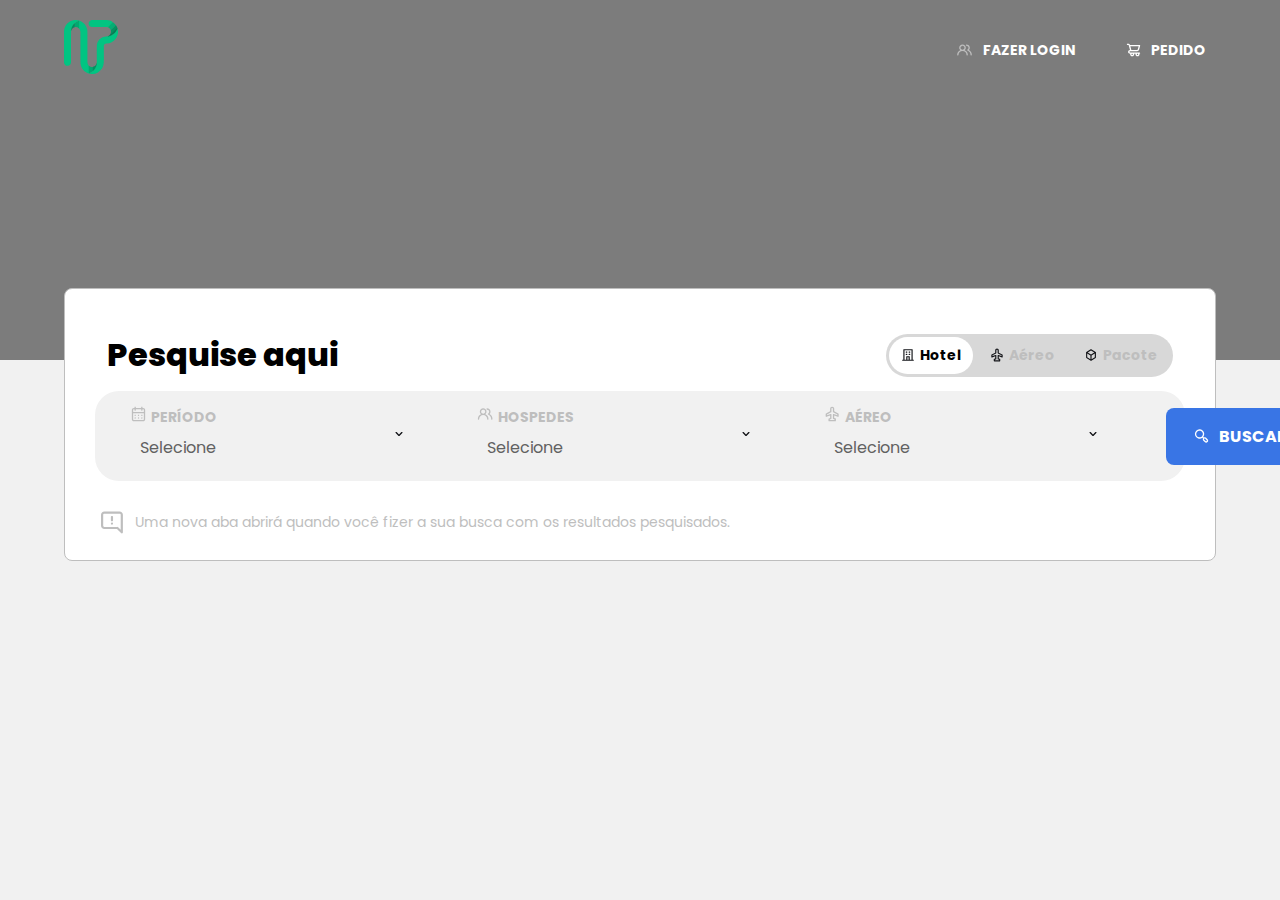
<file: index.html>
<!DOCTYPE html>
<html translate="no">
<head>
  <meta charset="UTF-8">
  <meta http-equiv="X-UA-Compatible" content="IE=edge">
  <meta name="viewport" content="width=device-width, initial-scale=1.0">
  <meta name="google" content="notranslate">

  <title>Document</title>
 
  <link rel="stylesheet" href="assets/css/styles.min.css">
</head>
<body>
  <div class="motor-background">
    <header class="header-home">
      <div class="icon_container">
        <img src="./assets/images/favicon.svg" alt="Logo Infotera">
      </div>
      <div class="navgation_container">
        <nav>
          <ul>
            <li>
              <a href="./views/user.html">
                <img class="desktop-image" src="./assets/images/users.svg" alt="">
                <img class="responsive-image" src="./assets/images/users-black.svg" alt="">
                <span>FAZER LOGIN</span>
              </a>
            </li>
            <li>
              <a href="#">
                <img src="./assets/images/cart.svg" alt="">
                <span>PEDIDO</span>
              </a>
            </li>
          </ul>
        </nav>
      </div>
    </header>

    <h3 class="home_title">Exemplo de um site muito forte do turismo brasileiro.</h3>

    <div class="motor_search">
      <div class="search_options-container">
        <h2>Pesquise aqui</h2>
        <div class="search_options">
          <div>
            <a href="#" class="current">
              <img src="./assets/images/Building.svg" alt="">
              Hotel
            </a>
          </div>
          <div>
            <a href="#">
              <img src="./assets/images/Plane.svg" alt="">
              Aéreo
            </a>
          </div>
          <div>
            <a href="#">
              <img src="./assets/images/Box.svg" alt="">
              Pacote
            </a>
          </div>
        </div>
      </div>

      <div class="search_fields-container">
        <div class="input_field-container">
          <div class="field_label-container">
            <div>
              <img src="./assets/images/calendar_gray.svg" alt="">
              <label for="">Período</label>
            </div>
            <img class="right-icon" src="./assets/images/down-arrow-1.svg" alt="">
          </div>
          <input type="text" placeholder="Selecione">
        </div>

        <div class="input_field-container">
          <div class="field_label-container">
            <div>
              <img src="./assets/images/users_1.svg" alt="">
              <label for="">Hospedes</label>
            </div>
            <img class="right-icon" src="./assets/images/down-arrow-1.svg" alt="">
          </div>
          <input type="text" placeholder="Selecione">
          <div class="overlay_guests">
            <h4 class="overlay_title">Quarto #01</h4>
            <div class="overlay_content-item">
              <div class="overlay_item-label">
                <h3>Adultos</h3>
                <p>Até 60 anos</p>
              </div>
              <div class="overlay_buttons-container">
                <div class="overley_action_button">
                  <img src="./assets/images/Remove.svg" alt="">
                </div>
                <div>
                  <p class="count_adults">0</p>
                </div>
                <div class="overley_action_button">
                  <img src="./assets/images/Plus.svg" alt="">
                </div>
              </div>
            </div>

            <div class="overlay_content-item">
              <div class="overlay_item-label">
                <h3>Crianças</h3>
                <p>A partir de 12 anos</p>
              </div>
              <div class="overlay_buttons-container">
                <div class="overley_action_button">
                  <img src="./assets/images/Remove.svg" alt="">
                </div>
                <div>
                  <p class="count_adults">0</p>
                </div>
                <div class="overley_action_button">
                  <img src="./assets/images/Plus.svg" alt="">
                </div>
              </div>
            </div>

            <div class="overlay_content-item">
              <div class="overlay_item-label">
                <h3>Idosos</h3>
                <p>Mais de 60 anos</p>
              </div>
              <div class="overlay_buttons-container">
                <div class="overley_action_button">
                  <img src="./assets/images/Remove.svg" alt="">
                </div>
                <div>
                  <p class="count_adults">0</p>
                </div>
                <div class="overley_action_button">
                  <img src="./assets/images/Plus.svg" alt="">
                </div>
              </div>
            </div>

            <div class="overlay_add_room-container">
              <button>Adicionar quarto</button>
            </div>
          </div>
        </div>

        <div class="input_field-container">
          <div class="field_label-container">
            <div>
              <img src="./assets/images/plane_gray.svg" alt="">
              <label for="">Aéreo</label>
            </div>
            <img class="right-icon" src="./assets/images/down-arrow-1.svg" alt="">
          </div>
          <input type="text" placeholder="Selecione">
          <div class="overlay_guests">
            <h4 class="overlay_title">mais procurados</h4>
            <div class="overlay_content-item">
              <div class="flex_align_center">
                <img src="./assets/images/Plane.svg" alt="">
                <div class="overlay_item-label">
                  <h3>Porto Alegre/RS (POA)</h3>
                  <p>Aeroporto Salgado Filho</p>
                </div>
              </div>
              <div class="overlay_buttons-container">
                <div class="">
                  <img src="./assets/images/right-arrow-3.svg" alt="">
                </div>
              </div>
            </div>
            <div class="overlay_content-item">
              <div class="flex_align_center">
                <img src="./assets/images/Plane.svg" alt="">
                <div class="overlay_item-label">
                  <h3>Porto Alegre/RS (POA)</h3>
                  <p>Aeroporto Salgado Filho</p>
                </div>
              </div>
              <div class="overlay_buttons-container">
                <div class="">
                  <img src="./assets/images/right-arrow-3.svg" alt="">
                </div>
              </div>
            </div>
            <div class="overlay_content-item">
              <div class="flex_align_center">
                <img src="./assets/images/Plane.svg" alt="">
                <div class="overlay_item-label">
                  <h3>Porto Alegre/RS (POA)</h3>
                  <p>Aeroporto Salgado Filho</p>
                </div>
              </div>
              <div class="overlay_buttons-container">
                <div class="">
                  <img src="./assets/images/right-arrow-3.svg" alt="">
                </div>
              </div>
            </div>
            <div class="overlay_content-item">
              <div class="flex_align_center">
                <img src="./assets/images/Plane.svg" alt="">
                <div class="overlay_item-label">
                  <h3>Porto Alegre/RS (POA)</h3>
                  <p>Aeroporto Salgado Filho</p>
                </div>
              </div>
              <div class="overlay_buttons-container">
                <div class="">
                  <img src="./assets/images/right-arrow-3.svg" alt="">
                </div>
              </div>
            </div>
            <div class="overlay_content-item">
              <div class="flex_align_center">
                <img src="./assets/images/Plane.svg" alt="">
                <div class="overlay_item-label">
                  <h3>Porto Alegre/RS (POA)</h3>
                  <p>Aeroporto Salgado Filho</p>
                </div>
              </div>
              <div class="overlay_buttons-container">
                <div class="">
                  <img src="./assets/images/right-arrow-3.svg" alt="">
                </div>
              </div>
            </div>

          </div>
        </div>
        
        <div class="motor_button-container">
          <div class="filter_title-container">
            <button class="btn btn-transparent btn-action btn-border-bottom">Limpar Filtros</button>
          </div>

          <a class="btn btn-blue" href="./views/hotelList.html">
            <img src="./assets/images/search.svg" alt="">
            Buscar
          </a>
        </div>
      </div>

      <div class="disclaimer-container">
        <p>
          <img src="./assets/images/Icon.svg" alt="">
          Uma nova aba abrirá quando você fizer a sua busca com os resultados pesquisados.
        </p>
      </div>
    </div>
  </div>
</body>
</html>
</file>
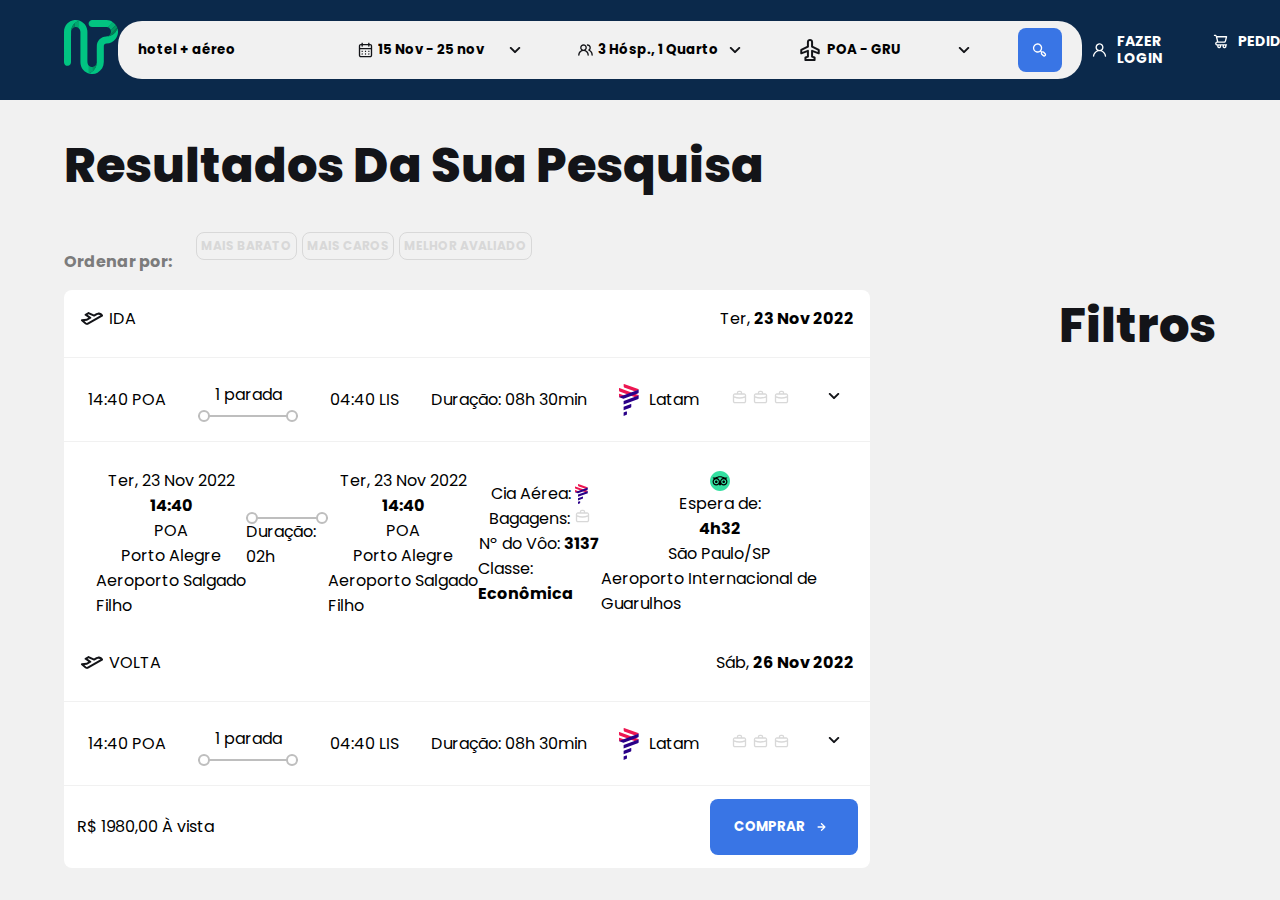
<file: views/aereo.html>
<!DOCTYPE html>
<html lang="en">
<head>
  <meta charset="UTF-8">
  <meta http-equiv="X-UA-Compatible" content="IE=edge">
  <meta name="viewport" content="width=device-width, initial-scale=1.0">
  <link rel="stylesheet" href="../assets/css/styles.min.css">
  <title>Aéreo</title>
</head>
<body>
  <header class="header-dark">
    <a href="../index.html" class="icon_container">
      <img src="../assets/images/favicon.svg" alt="Logo Infotera">
    </a>

    <div class="responsive_title">
      <p>Confirmação</p>
    </div>

    <div class="header_motor_search">
      <div class="input_field">
        <input type="text" value="hotel + aéreo">
      </div>
      <div class="input_field ">
        <img src="../assets/images/calendar.svg" alt="">
        <input class="custom-width-input" type="text" value="15 Nov - 25 nov">
        <img src="../assets/images/down-arrow-1.svg" alt="">
      </div>
      <div class="input_field ">
        <img src="../assets/images/users-black.svg" alt="">
        <input class="custom-width-input" type="text" value="3 Hósp., 1 Quarto">
        <img src="../assets/images/down-arrow-1.svg" alt="">
      </div>
      <div class="input_field ">
        <img src="../assets/images/Plane.svg" alt="">
        <input class="custom-width-input" type="text" value="POA - GRU">
        <img src="../assets/images/down-arrow-1.svg" alt="">
      </div>

      <button>
        <img src="../assets/images/search.svg" alt="">
      </button>
    </div>

    <div class="navgation_container">
      <nav>
        <ul>
          <li>
            <a href="#">
              <img src="../assets/images/user-login.svg" alt="">
              <span>FAZER LOGIN</span>
            </a>
          </li>
          <li>
            <a href="#">
              <img src="../assets/images/cart.svg" alt="">
              <span>PEDIDO</span>
            </a>
          </li>
        </ul>
      </nav>
    </div>
  </header>
  
  <div class="container">
    <div class="title_container">
      <h1>Resultados da sua pesquisa</h1>
    </div>
    <div class="order_filters-container">
      <div class="p-order">
        <p>Ordenar por:</p>
      </div>
      
      <div class="order_filter_item-container" style="margin-bottom: 30px;">
        <div class="order_filter_item"><p>Mais Barato</p></div>
        <div class="order_filter_item"><p>Mais Caros</p></div>
        <div class="order_filter_item"><p>Melhor avaliado</p></div>
      </div>
    </div>

    <div class="container_content">
      <div class="flights_item_container">
        <div class="item">
          <div class="item_header">
            <div class="header_label_container">
              <img src="../assets/images/Flying.svg" alt="">
              <p>IDA</p>
            </div>
            
            <div class="header_label_container">
              <p>Ter, <b>23 Nov 2022</b></p>
            </div>
          </div>
  
          <div class="flight_details_container">
            <div>
              <p>
                <span>14:40</span>
                POA
              </p>
            </div>
            <div class="stops">
              <p>
                <span class="text_gray">1 parada</span>
              </p>
              <div class="circle_container">
                <div class="line"></div>
              </div>
            </div>
            <div>
              <p>
                <span>04:40</span>
                LIS
              </p>
            </div>
            <div>
              <p>
                <span>Duração:</span>
                <span>08h 30min</span>
              </p>
            </div>
  
            <div class="airline_operation">
              <img src="../assets/images/latam.svg" alt="">
              <p>Latam</p>
            </div>
            
            <div>
              <img src="../assets/images/office-bag.svg" alt="">
              <img src="../assets/images/office-bag.svg" alt="">
              <img src="../assets/images/office-bag.svg" alt="">
            </div>
    
            <div>
              <img src="../assets/images/down-arrow-1.svg" alt="">
            </div>
          </div>

          <div class="body_item_container">
            <div class="item_body">
              <p>Ter, 23 Nov 2022</p>
              <p><b>14:40</b></p>
              <p>POA</p>
              <p>Porto Alegre</p>
              <p>Aeroporto Salgado Filho</p>
            </div>

            <div class="stops">
              <div class="circle_container">
                <div class="line"></div>
              </div>
              <p>
                <span class="text_gray">Duração: 02h</span>
              </p>
            </div>

            <div class="item_body">
              <p>Ter, 23 Nov 2022</p>
              <p><b>14:40</b></p>
              <p>POA</p>
              <p>Porto Alegre</p>
              <p>Aeroporto Salgado Filho</p>
            </div>

            <div class="item_body">
              <p>Cia Aérea: <img style="height: 20px; vertical-align: middle;" src="../assets/images/latam.svg" alt=""> </p>
              <p>Bagagens: <img src="../assets/images/office-bag.svg" alt=""></p>
              <p>Nº do Vôo: <b>3137</b></p>
              <p>Classe: <b>Econômica</b></p>
            </div>
            
            <div class="item_body">
              <img style="height: 20px; vertical-align: middle;" src="../assets/images/trip.svg" alt="">
              <p>Espera de:</p>
              <p><b>4h32</b></p>
              <p>São Paulo/SP</p>
              <p>Aeroporto Internacional de Guarulhos</p>
            </div>
            
          </div>
        </div>
        <div class="item">
          <div class="item_header">
            <div class="header_label_container">
              <img src="../assets/images/Flying.svg" alt="">
              <p>VOLTA</p>
            </div>
            
            <div class="header_label_container">
              <p>Sáb, <b>26 Nov 2022</b></p>
            </div>
          </div>
  
          <div class="flight_details_container">
            <div>
              <p>
                <span>14:40</span>
                POA
              </p>
            </div>
            <div class="stops">
              <p>
                <span class="text_gray">1 parada</span>
              </p>
              <div class="circle_container">
                <div class="line"></div>
              </div>
            </div>
            <div>
              <p>
                <span>04:40</span>
                LIS
              </p>
            </div>
            <div>
              <p>
                <span>Duração:</span>
                <span>08h 30min</span>
              </p>
            </div>
  
            <div class="airline_operation">
              <img src="../assets/images/latam.svg" alt="">
              <p>Latam</p>
            </div>
            
            <div>
              <img src="../assets/images/office-bag.svg" alt="">
              <img src="../assets/images/office-bag.svg" alt="">
              <img src="../assets/images/office-bag.svg" alt="">
            </div>
    
            <div>
              <img src="../assets/images/down-arrow-1.svg" alt="">
            </div>
          </div>
        </div>
        <div class="flight_footer_container">
          <div>
            <p>
              R$ 1980,00
              <span>À vista</span>
            </p>
          </div>
    
          <div>
            <button class="btn btn-blue">
              Comprar 
              <img src="../assets/images/arrow-wht.svg" alt="">
            </button>
          </div>
        </div>
      </div>

      <!-- aqui -->
      <h1>Filtros</h1>
    </div>
  </body>
  </html>
<!--
  <div class="filters-container">
    <div class="filter_title-container">
      <h3>Filtros</h3>
      <button class="btn btn-transparent btn-action btn-border-bottom">Limpar Filtros</button>
    </div>

    <div class="filters-content">
      <h4>faixa de preço</h4>
      <div class="graphic">
        <img src="../assets/images/graphic.jpeg" alt="">
      </div>
      <div class="price_minmax-container">
        <div class="minmax_card">
          <h4>Preço Mínimo</h4>
          <p>R$ 800</p>
        </div>

        <div class="minmax_card">
          <h4>Preço Máximo</h4>
          <p>R$ 1.980</p>
        </div>
      </div>

      <div class="filter_rating-container">
        <h4>Avaliação</h4>
        <div class="btns-container">
          <button class="btn btn-filter-sidebar selected">1</button>
          <button class="btn btn-filter-sidebar">2</button>
          <button class="btn btn-filter-sidebar">3</button>
          <button class="btn btn-filter-sidebar">4</button>
          <button class="btn btn-filter-sidebar">5</button>
        </div>
      </div>

      <div class="filter_rooms-container">
        <h4>Número de quartos</h4>
        <div class="btns-container">
          <button class="btn btn-filter-sidebar selected">1+</button>
          <button class="btn btn-filter-sidebar">2+</button>
          <button class="btn btn-filter-sidebar">3+</button>
          <button class="btn btn-filter-sidebar">4+</button>
          <button class="btn btn-filter-sidebar">5+</button>
        </div>
      </div>

      <div class="filter_flight_company-container">
        <h4>CIA Aérea</h4>

        <div class="filter_flight_company-content">
          <div class="filter_flight_company-item">
            <img src="../assets/images/two-arrows.svg" alt="">
            <p>Aerolineas Argentinas</p>
            <input type="checkbox">
          </div>

          <div class="filter_flight_company-item">
            <img src="../assets/images/two-arrows.svg" alt="">
            <p>Aerolineas Argentinas</p>
            <input type="checkbox">
          </div>

          <div class="filter_flight_company-item">
            <img src="../assets/images/two-arrows.svg" alt="">
            <p>Aerolineas Argentinas</p>
            <input type="checkbox">
          </div>

          <div class="filter_flight_company-item">
            <img src="../assets/images/two-arrows.svg" alt="">
            <p>Aerolineas Argentinas</p>
            <input type="checkbox">
          </div>
        </div>
      </div>
    </div>
  </div> 
-->
</file>
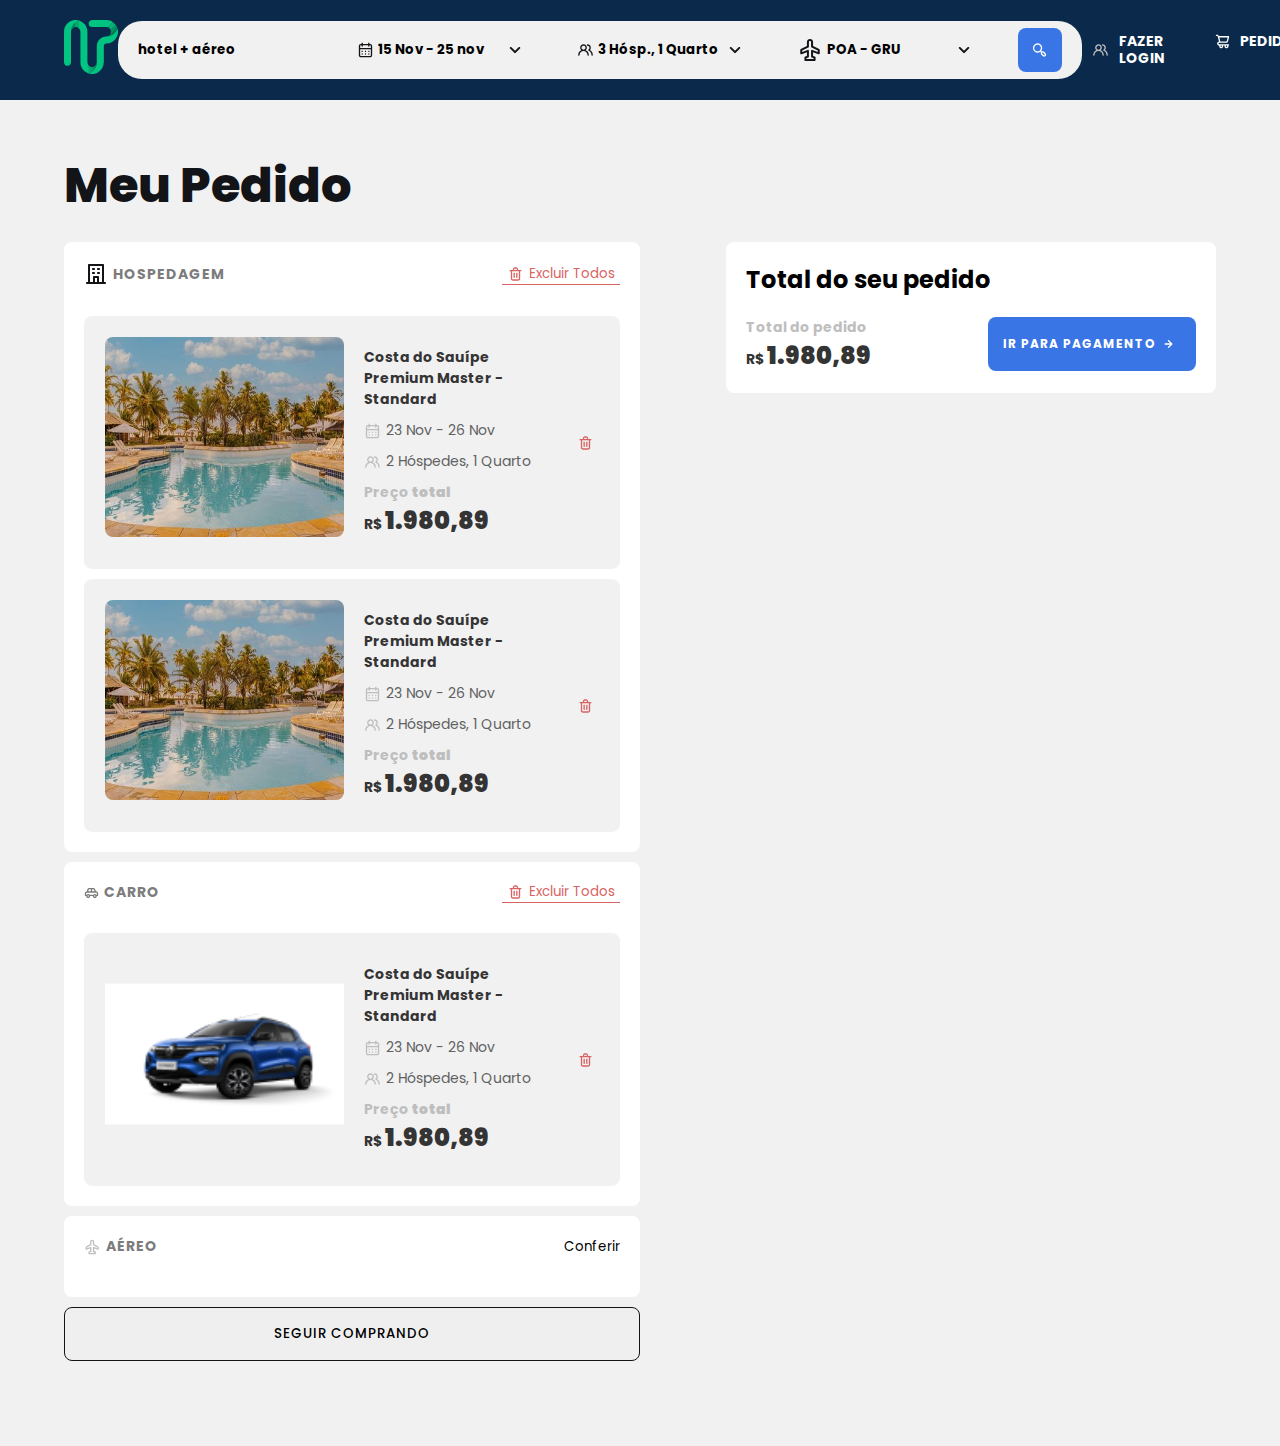
<file: views/checkout.html>
<!DOCTYPE html>
<html translate="no">
<head>
  <meta charset="UTF-8">
  <meta http-equiv="X-UA-Compatible" content="IE=edge">
  <meta name="viewport" content="width=device-width, initial-scale=1.0">

  <title>Document</title>
  
  <link rel="stylesheet" href="../assets/css/styles.min.css">
</head>
<body class="page-checkout">
  <header class="header-dark">
    <a href="../index.html" class="icon_container">
      <img src="../assets/images/favicon.svg" alt="Logo Infotera">
    </a>

    <div class="responsive_title">
      <p>Meu Pedido</p>
    </div>

    <div class="header_motor_search">
      <div class="input_field">
        <input type="text" value="hotel + aéreo">
      </div>
      <div class="input_field ">
        <img src="../assets/images/calendar.svg" alt="">
        <input class="custom-width-input" type="text" value="15 Nov - 25 nov">
        <img src="../assets/images/down-arrow-1.svg" alt="">
      </div>
      <div class="input_field ">
        <img src="../assets/images/users-black.svg" alt="">
        <input class="custom-width-input" type="text" value="3 Hósp., 1 Quarto">
        <img src="../assets/images/down-arrow-1.svg" alt="">
      </div>
      <div class="input_field ">
        <img src="../assets/images/Plane.svg" alt="">
        <input class="custom-width-input" type="text" value="POA - GRU">
        <img src="../assets/images/down-arrow-1.svg" alt="">
      </div>

      <button>
        <img src="../assets/images/search.svg" alt="">
      </button>
    </div>

    <div class="navgation_container">
      <nav>
        <ul>
          <li>
            <a href="#">
              <img src="../assets/images/users.svg" alt="">
              <span>FAZER LOGIN</span>
            </a>
          </li>
          <li>
            <a href="#">
              <img src="../assets/images/cart.svg" alt="">
              <span>PEDIDO</span>
            </a>
          </li>
        </ul>
      </nav>
    </div>
  </header>
  <div class="container">
    <div class="checkout-page">
      <div class="checkout_title-container">  
        <h1>Meu Pedido</h1>
      </div>
      
      <div class="checkout-container">
        <div class="booking_list">
          <div class="booking_item">
            <div class="item">
              <div class="booking_item-header">
                <div class="booking_item-label">
                  <img src="../assets/images/Building.svg" alt="">
                  <p>hospedagem</p>
                </div>
                <button class="btn btn-delete">
                  <img src="../assets/images/Trash.svg" alt="">
                  Excluir Todos
                </button>
              </div>
      
              <div class="booking_item-content">
                <div class="booking_item-image">
                  <img src="../assets/images/312846914-p-500.jpg" alt="">
                </div>
      
                <div class="booking_item-details">
                  <h3>Costa do Sauípe Premium Master - Standard</h3>
                  <div class="booking_item_detail">
                    <img src="../assets/images/calendar_gray.svg" alt="">
                    <p>23 Nov - 26 Nov</p>
                  </div>
      
                  <div class="booking_item_detail">
                    <img src="../assets/images/users.svg" alt="">
                    <p>2 Hóspedes, 1 Quarto</p>
                  </div>
      
                  <div class="booking_item_price-container">
                    <p>Preço <b>total</b></p>
                    <p class="price_text">R$ <b>1.980,89</b></p>
                  </div>
                </div>

                <button class="btn btn-delete no-border">
                  <img src="../assets/images/Trash.svg" alt="">
                </button>
              </div>
              <div class="booking_item-content">
                <div class="booking_item-image">
                  <img src="../assets/images/312846914-p-500.jpg" alt="">
                </div>
      
                <div class="booking_item-details">
                  <h3>Costa do Sauípe Premium Master - Standard</h3>
                  <div class="booking_item_detail">
                    <img src="../assets/images/calendar_gray.svg" alt="">
                    <p>23 Nov - 26 Nov</p>
                  </div>
      
                  <div class="booking_item_detail">
                    <img src="../assets/images/users.svg" alt="">
                    <p>2 Hóspedes, 1 Quarto</p>
                  </div>
      
                  <div class="booking_item_price-container">
                    <p>Preço <b>total</b></p>
                    <p class="price_text">R$ <b>1.980,89</b></p>
                  </div>
                </div>

                <button class="btn btn-delete no-border">
                  <img src="../assets/images/Trash.svg" alt="">
                </button>
              </div>
            </div>
          </div>

          <div class="booking_item">
            <div class="item">
              <div class="booking_item-header">
                <div class="booking_item-label">
                  <img src="../assets/images/car.svg" alt="">
                  <p>Carro</p>
                </div>
                <button class="btn btn-delete">
                  <img src="../assets/images/Trash.svg" alt="">
                  Excluir Todos
                </button>
              </div>
      
              <div class="booking_item-content">
                <div class="booking_item-image">
                  <img src="../assets/images/Car.png" alt="">
                </div>
                <div class="booking_item-details">
                  <h3>Costa do Sauípe Premium Master - Standard</h3>
                  <div class="booking_item_detail">
                    <img src="../assets/images/calendar_gray.svg" alt="">
                    <p>23 Nov - 26 Nov</p>
                  </div>
      
                  <div class="booking_item_detail">
                    <img src="../assets/images/users.svg" alt="">
                    <p>2 Hóspedes, 1 Quarto</p>
                  </div>
      
                  <div class="booking_item_price-container">
                    <p>Preço <b>total</b></p>
                    <p class="price_text">R$ <b>1.980,89</b></p>
                  </div>
                </div>

                <button class="btn btn-delete no-border">
                  <img src="../assets/images/Trash.svg" alt="">
                </button>
              </div>
            </div>
          </div>
          
          <div class="booking_item">
            <div class="">
              <div class="booking_item-header">
                <div class="booking_item-label">
                  <img src="../assets/images/plane_gray.svg" alt="">
                  <p>Aéreo</p>
                </div>
                <button class="btn btn-transparent btn-action">
                  Conferir
                </button>
              </div>
            </div>
          </div>
          
          <div>
            <button class="button_continue_checkout btn btn-letter-spacing">Seguir comprando</button>
          </div>
        </div>

        <div class="checkout_total_price-container">
          <h3>Total do seu pedido</h3>

          <div class="booking_item_price-container checkout_total_price-content">
            <div>
              <p>Total do pedido</p>
              <p class="price_text">R$ <b>1.980,89</b></p>
            </div>
            <div>
              <a class="btn_action" href="./payments.html">
                Ir para pagamento
                <img src="../assets/images/arrow-wht.svg" alt="">
              </a>
            </div>
          </div>

        </div>
      </div>
    </div>

  </div>
</body>
</html>
</file>
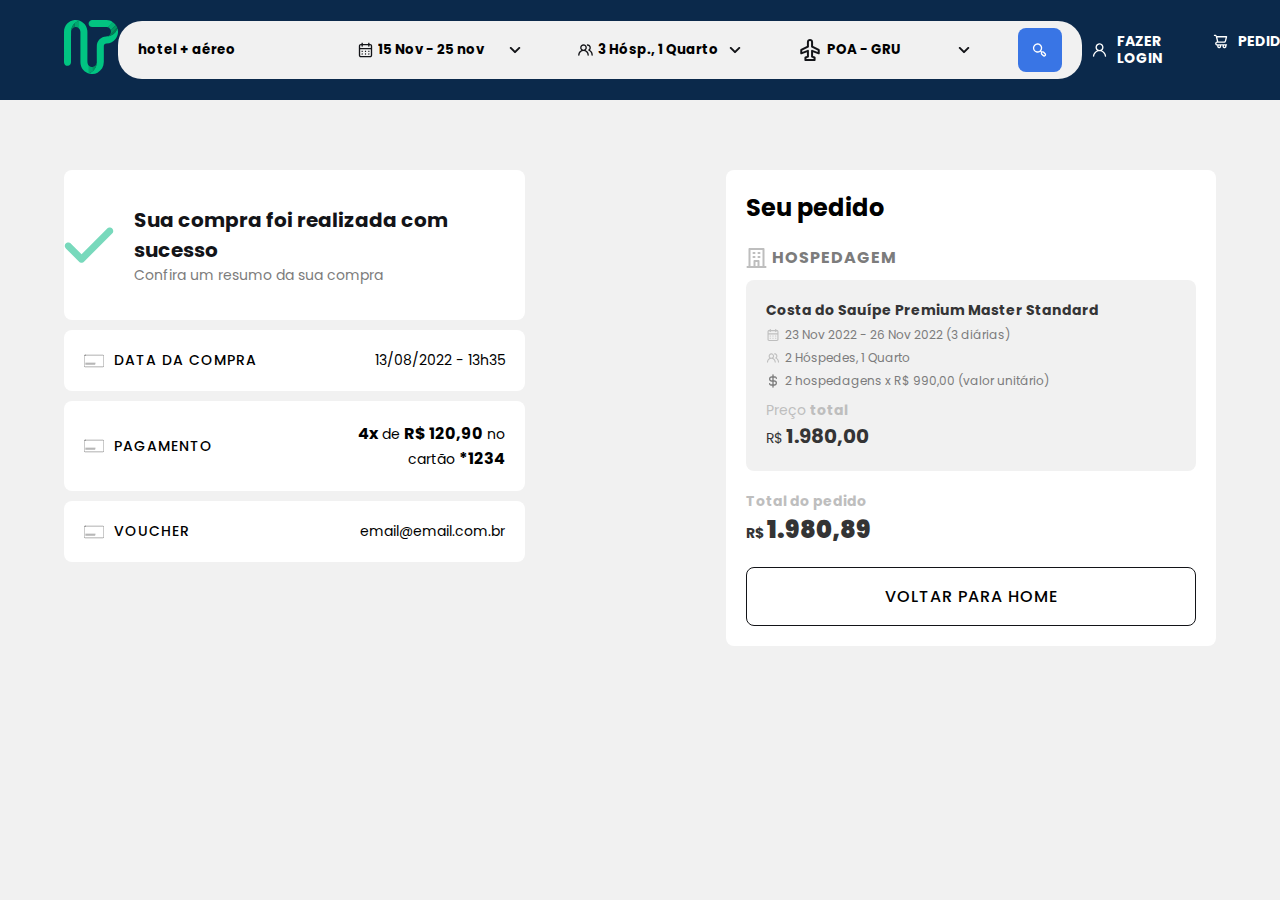
<file: views/confirmation.html>
<!DOCTYPE html>
<html translate="no">
<head>
  <meta charset="UTF-8">
  <meta http-equiv="X-UA-Compatible" content="IE=edge">
  <meta name="viewport" content="width=device-width, initial-scale=1.0">

  <title>Document</title>
  
  <link rel="stylesheet" href="../assets/css/styles.min.css">
</head>
<body class="page-confirmation">
  <header class="header-dark">
    <a href="../index.html" class="icon_container">
      <img src="../assets/images/favicon.svg" alt="Logo Infotera">
    </a>

    <div class="responsive_title">
      <p>Confirmação</p>
    </div>

    <div class="header_motor_search">
      <div class="input_field">
        <input type="text" value="hotel + aéreo">
      </div>
      <div class="input_field ">
        <img src="../assets/images/calendar.svg" alt="">
        <input class="custom-width-input" type="text" value="15 Nov - 25 nov">
        <img src="../assets/images/down-arrow-1.svg" alt="">
      </div>
      <div class="input_field ">
        <img src="../assets/images/users-black.svg" alt="">
        <input class="custom-width-input" type="text" value="3 Hósp., 1 Quarto">
        <img src="../assets/images/down-arrow-1.svg" alt="">
      </div>
      <div class="input_field ">
        <img src="../assets/images/Plane.svg" alt="">
        <input class="custom-width-input" type="text" value="POA - GRU">
        <img src="../assets/images/down-arrow-1.svg" alt="">
      </div>

      <button>
        <img src="../assets/images/search.svg" alt="">
      </button>
    </div>

    <div class="navgation_container">
      <nav>
        <ul>
          <li>
            <a href="#">
              <img src="../assets/images/user-login.svg" alt="">
              <span>FAZER LOGIN</span>
            </a>
          </li>
          <li>
            <a href="#">
              <img src="../assets/images/cart.svg" alt="">
              <span>PEDIDO</span>
            </a>
          </li>
        </ul>
      </nav>
    </div>
  </header>

  <div class="container">
    <div class="checkout-page">      
      <div class="checkout-container">
        <div class="details_confirmation-container">
          <div class="booking_success_message">
            <img src="../assets/images/Vector.svg" alt="">
            <div>
              <h3>Sua compra foi realizada com sucesso</h3>
              <p>Confira um resumo da sua compra</p>
            </div>
          </div>

          <h3 class="oreder_label">Pedido #1234</h3>
          <div class="booking_payment-item">
            <div class="label_payment_item">
              <img src="../assets/images/front_card.svg" alt="">
              <p>data da compra</p>
            </div>
            <div class="form_payment">
              <p>13/08/2022 - 13h35</p>
            </div>
          </div>

          <div class="booking_payment-item">
            <div class="label_payment_item">
              <img src="../assets/images/front_card.svg" alt="">
              <p>pagamento</p>
            </div>
            <div class="form_payment">
              <p><span>4x</span> de <span>R$ 120,90</span> no cartão <span>*1234</span></p>
            </div>
          </div>

          <div class="booking_payment-item">
            <div class="label_payment_item">
              <img src="../assets/images/front_card.svg" alt="">
              <p>voucher</p>
            </div>
            <div class="form_payment">
              <p>email@email.com.br</p>
            </div>
          </div>
        </div>

        <div class="checkout_total_price-container">
          <h3>Seu pedido</h3>

          <div class="booking_item">
            <div class="booking_item-header">
              <img src="../assets/images/building-gray.svg" alt="">
              <p>hospedagem</p>
            </div>

            <div class="booking_item-content">
              <h4>Costa do Sauípe Premium Master Standard</h4>
              <div class="item_detail">
                <img src="../assets/images/calendar_gray.svg" alt="">
                <p>23 Nov 2022 - 26 Nov 2022 (3 diárias)</p>
              </div>
              <div class="item_detail">
                <img src="../assets/images/users.svg" alt="">
                <p>2 Hóspedes, 1 Quarto</p>
              </div>
              <div class="item_detail">
                <img src="../assets/images/currency.svg" alt="">
                <p>2 hospedagens x R$ 990,00 (valor unitário)</p>
              </div>

              <div class="booking_item-footer">
                <div class="detail_price-container">
                  <p>Preço <span>total</span></p>
                  <p class="price_text">R$ <span>1.980,00</span></p>
                </div>
                
              </div>
            </div>

          </div>

          <div class="booking_item_price-container checkout_total_price-content">
            <div>
              <p>Total do pedido</p>
              <p class="price_text">R$ <b>1.980,89</b></p>
            </div>
          </div>
          <div>
            <a href="../index.html" style="width: 100%;" class="button_continue_checkout btn btn-letter-spacing">Voltar para home</a>
          </div>
        </div>
      </div>
    </div>
  </div>
</body>
</html>
</file>
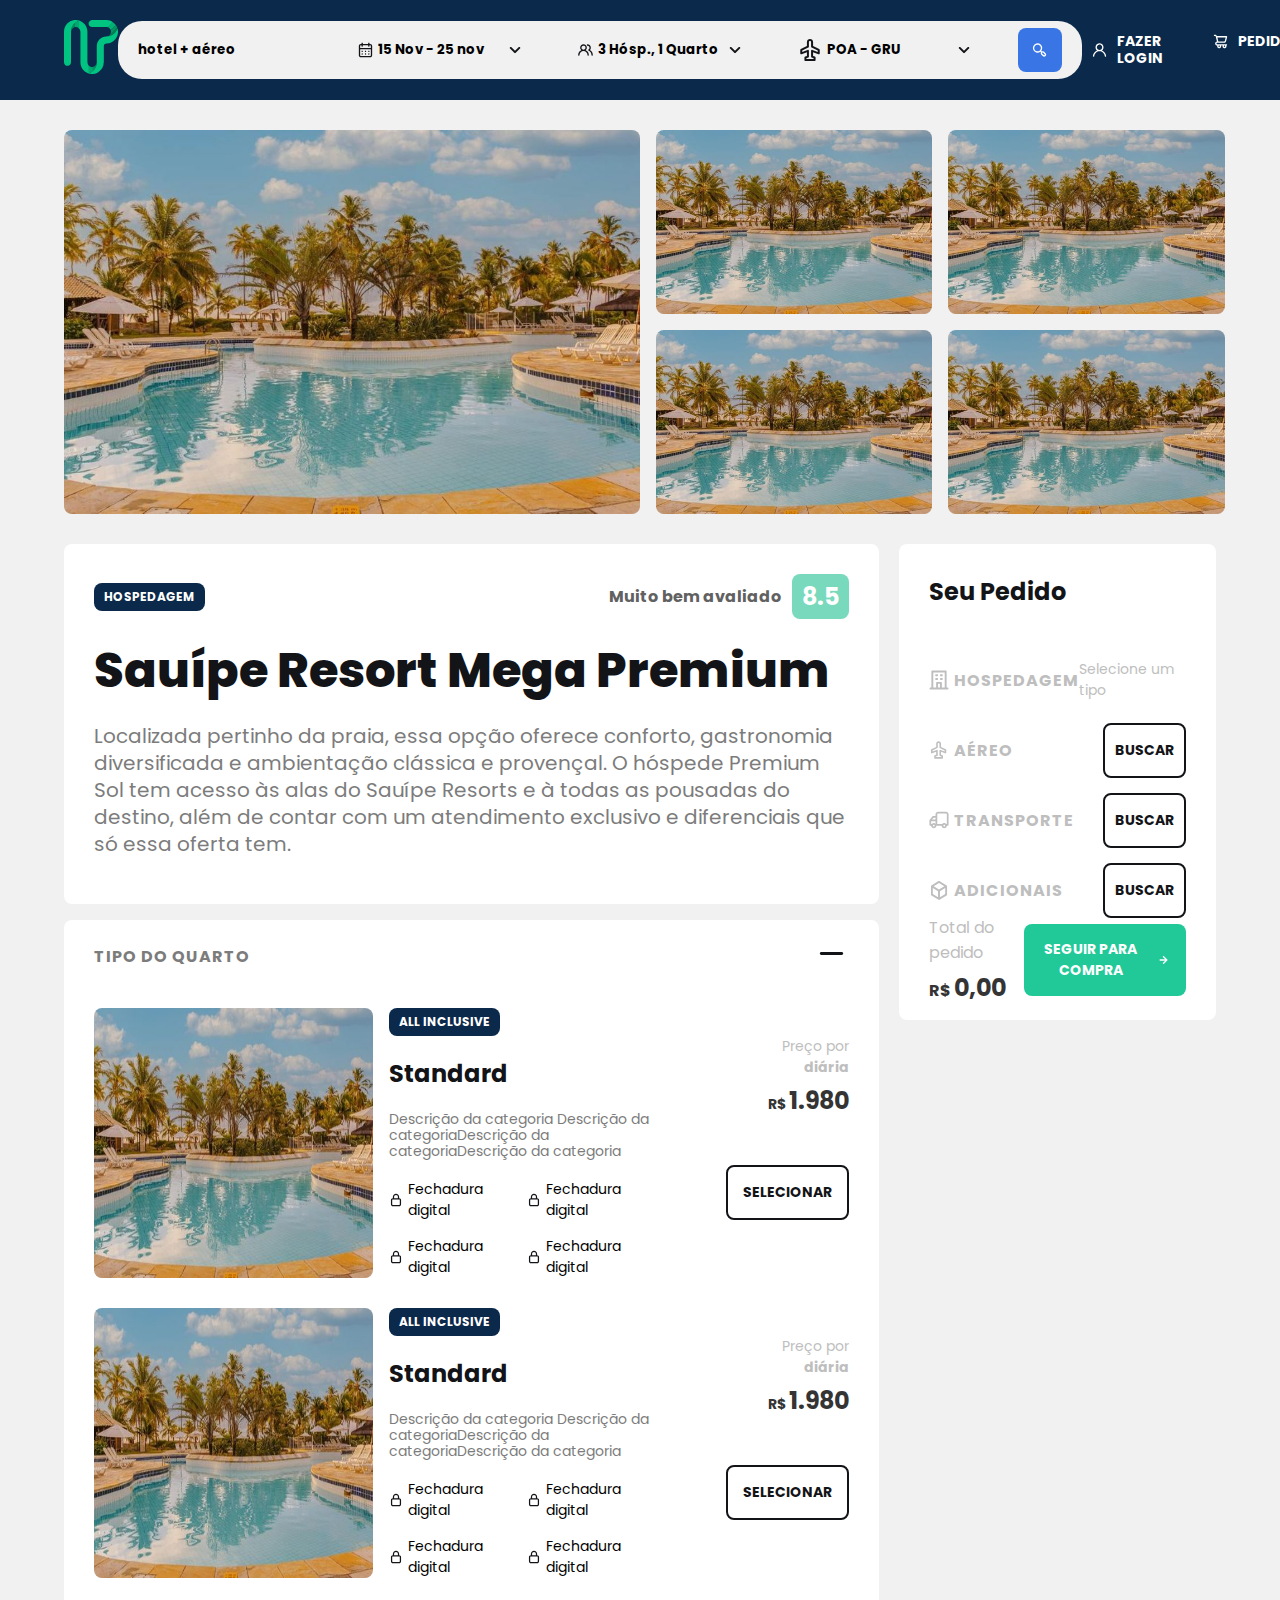
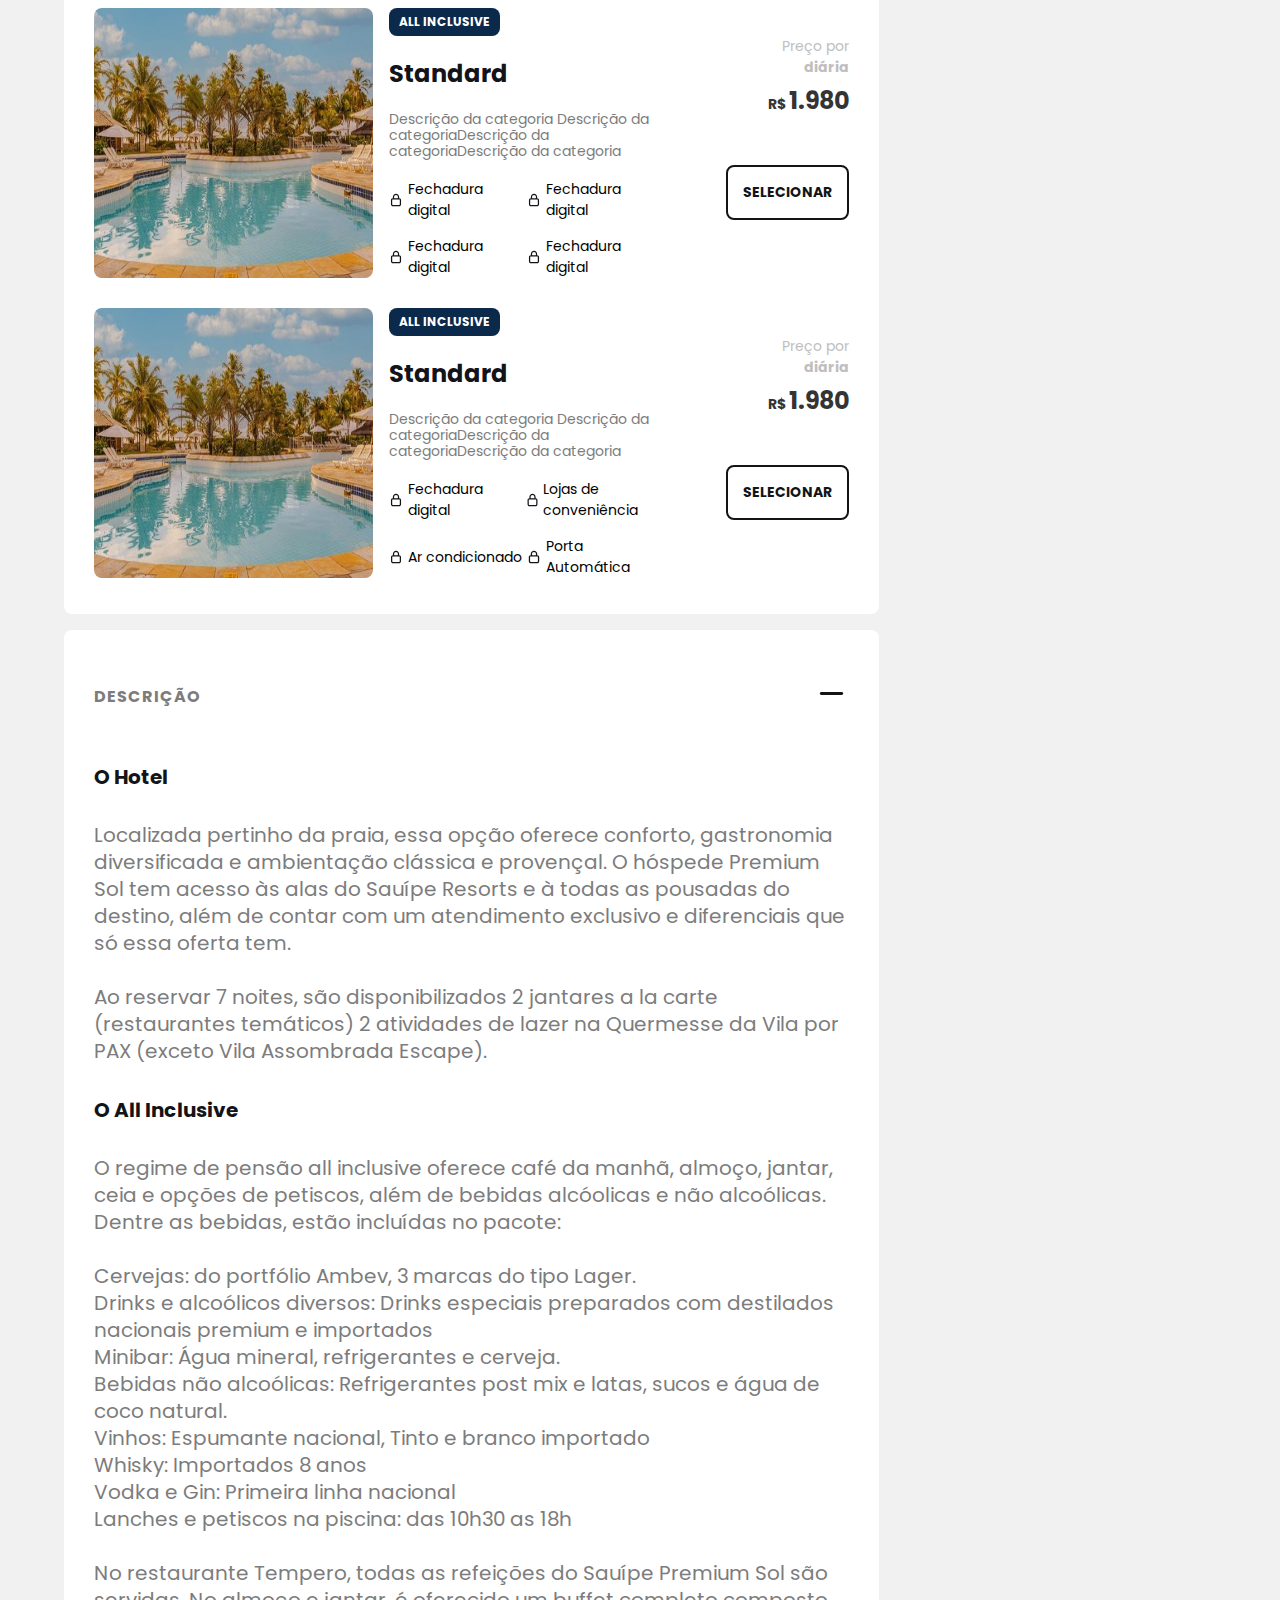
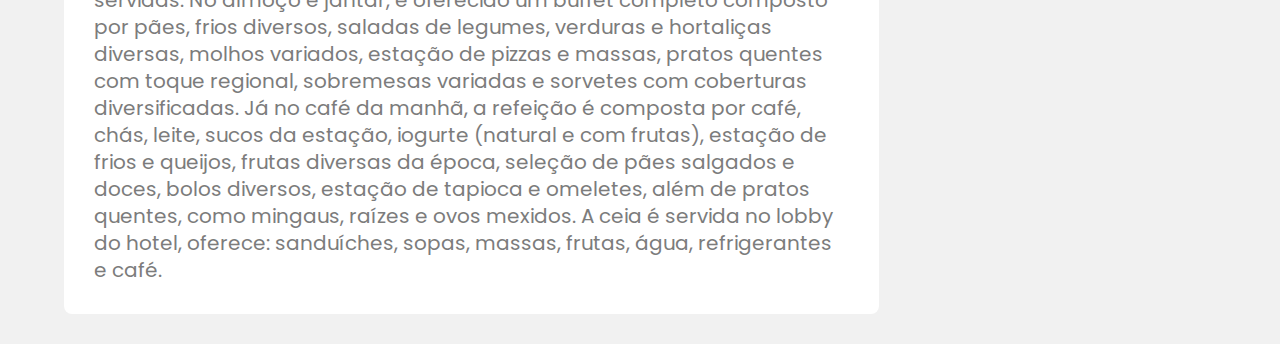
<file: views/detailHotel.html>
<!DOCTYPE html>
<html translate="no">
<head>
  <meta charset="UTF-8">
  <meta http-equiv="X-UA-Compatible" content="IE=edge">
  <meta name="viewport" content="width=device-width, initial-scale=1.0">

  <title>Detalhe Hotel</title>

  <link rel="stylesheet" href="../assets/css/styles.min.css">
</head>
<body class="page-detailHotel">
  <header class="header-dark header-services header-hide-responsive">
    <a href="../index.html" class="icon_container">
      <img src="../assets/images/favicon.svg" alt="Logo Infotera">
      <p>Infotera</p>
    </a>

    <div class="header_motor_search desktop">
      <div class="input_field">
        <input type="text" value="hotel + aéreo">
      </div>
      <div class="input_field">
        <img src="../assets/images/calendar.svg" alt="">
        <input class="custom-width-input" type="text" value="15 Nov - 25 nov">
        <img src="../assets/images/down-arrow-1.svg" alt="">
      </div>
      <div class="input_field">
        <img src="../assets/images/users-black.svg" alt="">
        <input class="custom-width-input" type="text" value="3 Hósp., 1 Quarto">
        <img src="../assets/images/down-arrow-1.svg" alt="">
      </div>
      <div class="input_field">
        <img src="../assets/images/Plane.svg" alt="">
        <input class="custom-width-input" type="text" value="POA - GRU">
        <img src="../assets/images/down-arrow-1.svg" alt="">
      </div>

      <button>
        <img src="../assets/images/search.svg" alt="">
      </button>
    </div>

    <div class="header_motor_search mobile">
      <button>
        <img src="../assets/images/Research.svg" alt="">
      </button>
      <div class="input_field ">
        <img src="../assets/images/calendar.svg" alt="">
        <input class="custom-width-input" type="text" value="15 Nov - 25 nov">
        <img src="../assets/images/down-arrow-1.svg" alt="">
      </div>

      <button class="btn-filters-mobile">
        <img src="../assets/images/Filters.svg" alt="">
      </button>
    </div>
    <div class="navgation_container">
      <nav>
        <ul>
          <li>
            <a href="#">
              <img src="../assets/images/user-login.svg" alt="">
              <span>FAZER LOGIN</span>
            </a>
          </li>
          <li>
            <a href="#">
              <img src="../assets/images/cart.svg" alt="">
              <span>PEDIDO</span>
            </a>
          </li>
        </ul>
      </nav>
    </div>
  </header>

  <div class="container">
    <div class="image-container">
      <img src="../assets/images/312846914-p-800.jpg" alt="">
      <img src="../assets/images/312846914-p-500.jpg" alt="">
      <img src="../assets/images/312846914-p-500.jpg" alt="">
      <img src="../assets/images/312846914-p-500.jpg" alt="">
      <img src="../assets/images/312846914-p-500.jpg" alt="">
    </div>
    <div class="collumn">
      <div class="hotel_detail-container">
        <div class="description-container">
          <div class="rating-container">
            <div class="card-boardType">
              <p>Hospedagem</p>
            </div>
            
            <div class="evaluation_notes-container">
              <p>Muito bem avaliado</p>
              <div>
                <p class="label">8.5</p>
              </div>
            </div>
          </div>
          <div class="detail_container">
            <h1>Sauípe Resort Mega Premium</h1>
            <p class="detail_description">
              Localizada pertinho da praia, essa opção oferece conforto, gastronomia diversificada e ambientação clássica e provençal. 
              O hóspede Premium Sol tem acesso às alas do Sauípe Resorts e à todas as pousadas do destino, 
              além de contar com um atendimento exclusivo e diferenciais que só essa oferta tem. 
            </p>
          </div>
        </div>
        <div class="type_room-container accordion_list">
          <div class="accordion_list-header">
            <p class="accordion_list-title">tipo do quarto</p>
            <button>
              <img src="../assets/images/Remove.svg" alt="">
            </button>
          </div>
          <div class="type_room-content">
            <div class="type-room-item">
              <div class="type_room-image">
                <img src="../assets/images/312846914-p-500.jpg" alt="">
              </div>
              <div class="type_room-details">
                <div class="card-boardType">
                  <p>all inclusive</p>
                </div>
  
                <div class="item_content-container">
                  <div class="description_container">
                    <h3>Standard</h3>
                    <p class="detail_description">Descrição da categoria Descrição da categoriaDescrição da categoriaDescrição da categoria</p>
  
                    <div class="room_type_facilities-container">
                      <div class="facilitie-item">
                        <img src="../assets/images/lock-gray.svg" alt="">
                        <p>Fechadura digital</p>
                      </div>
  
                      <div class="facilitie-item">
                        <img src="../assets/images/lock-gray.svg" alt="">
                        <p>Fechadura digital</p>
                      </div>
  
                      <div class="facilitie-item">
                        <img src="../assets/images/lock-gray.svg" alt="">
                        <p>Fechadura digital</p>
                      </div>
  
                      <div class="facilitie-item">
                        <img src="../assets/images/lock-gray.svg" alt="">
                        <p>Fechadura digital</p>
                      </div>
                    </div>
                  </div>
  
                  <div class="type_room_price-container">
                    <p class="label">Preço por <br><span>diária</span></p>
                    <p class="type_room-price">R$ <span>1.980</span></p>
                  </div>
  
                  <div class="select_button-container">
                    <button class="select-button">Selecionar</button>
                  </div>
                </div>
              </div>
            </div>
  
            <div class="type-room-item">
              <div class="type_room-image">
                <img src="../assets/images/312846914-p-500.jpg" alt="">
              </div>
              <div class="type_room-details">
                <div class="card-boardType">
                  <p>all inclusive</p>
                </div>
  
                <div class="item_content-container">
                  <div class="description_container">
                    <h3>Standard</h3>
                    <p class="detail_description">Descrição da categoria Descrição da categoriaDescrição da categoriaDescrição da categoria</p>
  
                    <div class="room_type_facilities-container">
                      <div class="facilitie-item">
                        <img src="../assets/images/lock-gray.svg" alt="">
                        <p>Fechadura digital</p>
                      </div>
  
                      <div class="facilitie-item">
                        <img src="../assets/images/lock-gray.svg" alt="">
                        <p>Fechadura digital</p>
                      </div>
  
                      <div class="facilitie-item">
                        <img src="../assets/images/lock-gray.svg" alt="">
                        <p>Fechadura digital</p>
                      </div>
  
                      <div class="facilitie-item">
                        <img src="../assets/images/lock-gray.svg" alt="">
                        <p>Fechadura digital</p>
                      </div>
                    </div>
                  </div>
  
                  <div class="type_room_price-container">
                    <p class="label">Preço por <br><span>diária</span></p>
                    <p class="type_room-price">R$ <span>1.980</span></p>
                  </div>
  
                  <div class="select_button-container">
                    <button class="select-button">Selecionar</button>
                  </div>
                </div>
              </div>
            </div>
  
            <div class="type-room-item">
              <div class="type_room-image">
                <img src="../assets/images/312846914-p-500.jpg" alt="">
              </div>
              <div class="type_room-details">
                <div class="card-boardType">
                  <p>all inclusive</p>
                </div>
  
                <div class="item_content-container">
                  <div class="description_container">
                    <h3>Standard</h3>
                    <p class="detail_description">Descrição da categoria Descrição da categoriaDescrição da categoriaDescrição da categoria</p>
  
                    <div class="room_type_facilities-container">
                      <div class="facilitie-item">
                        <img src="../assets/images/lock-gray.svg" alt="">
                        <p>Fechadura digital</p>
                      </div>
  
                      <div class="facilitie-item">
                        <img src="../assets/images/lock-gray.svg" alt="">
                        <p>Fechadura digital</p>
                      </div>
  
                      <div class="facilitie-item">
                        <img src="../assets/images/lock-gray.svg" alt="">
                        <p>Fechadura digital</p>
                      </div>
  
                      <div class="facilitie-item">
                        <img src="../assets/images/lock-gray.svg" alt="">
                        <p>Fechadura digital</p>
                      </div>
                    </div>
                  </div>
  
                  <div class="type_room_price-container">
                    <p class="label">Preço por <br><span>diária</span></p>
                    <p class="type_room-price">R$ <span>1.980</span></p>
                  </div>
  
                  <div class="select_button-container">
                    <button class="select-button">Selecionar</button>
                  </div>
                </div>
              </div>
            </div>
  
            <div class="type-room-item">
              <div class="type_room-image">
                <img src="../assets/images/312846914-p-500.jpg" alt="">
              </div>
              <div class="type_room-details">
                <div class="card-boardType">
                  <p>all inclusive</p>
                </div>
  
                <div class="item_content-container">
                  <div class="description_container">
                    <h3>Standard</h3>
                    <p class="detail_description">Descrição da categoria Descrição da categoriaDescrição da categoriaDescrição da categoria</p>
  
                    <div class="room_type_facilities-container">
                      <div class="facilitie-item">
                        <img src="../assets/images/lock-gray.svg" alt="">
                        <p>Fechadura digital</p>
                      </div>
  
                      <div class="facilitie-item">
                        <img src="../assets/images/lock-gray.svg" alt="">
                        <p>Lojas de conveniência</p>
                      </div>
  
                      <div class="facilitie-item">
                        <img src="../assets/images/lock-gray.svg" alt="">
                        <p>Ar condicionado</p>
                      </div>
  
                      <div class="facilitie-item">
                        <img src="../assets/images/lock-gray.svg" alt="">
                        <p>Porta Automática</p>
                      </div>
                    </div>
                  </div>
  
                  <div class="type_room_price-container">
                    <p class="label">Preço por <br><span>diária</span></p>
                    <p class="type_room-price">R$ <span>1.980</span></p>
                  </div>
  
                  <div class="select_button-container">
                    <button class="select-button">Selecionar</button>
                  </div>
                </div>
              </div>
            </div>
          </div>
        </div>
  
        <div class="hotel_details-container accordion_list">
          <div class="accordion_list-header">
            <p class="accordion_list-title">descrição</p>
            <button>
              <img src="../assets/images/Remove.svg" alt="">
            </button>
          </div>
  
          <h3>O Hotel</h3>
  
          <p>
            Localizada pertinho da  praia, essa opção oferece conforto, gastronomia diversificada e ambientação clássica e provençal. O hóspede Premium Sol tem acesso às alas do Sauípe Resorts e à todas as pousadas do destino, além de contar com um atendimento exclusivo e diferenciais que só essa oferta tem. 
            <br><br>
            Ao reservar 7 noites, são disponibilizados  2 jantares a la carte (restaurantes temáticos) 2 atividades de lazer na Quermesse da Vila por PAX (exceto Vila Assombrada Escape). 
          </p>
  
          <h3>O All Inclusive</h3>
  
          <p>
            O regime de pensão all inclusive oferece café da manhã, almoço, jantar, ceia e opções de petiscos, além de bebidas alcóolicas e não alcoólicas. Dentre as bebidas, estão incluídas no pacote:
            <br>
            <br> Cervejas: do portfólio Ambev, 3 marcas do tipo Lager. 
            <br> Drinks e alcoólicos diversos: Drinks especiais preparados com destilados nacionais premium e importados    
            <br> Minibar:  Água mineral, refrigerantes e cerveja.
            <br> Bebidas não alcoólicas: Refrigerantes post mix e latas, sucos e água de coco natural.
            <br> Vinhos: Espumante nacional, Tinto e branco importado
            <br> Whisky: Importados 8 anos
            <br> Vodka e Gin: Primeira linha nacional
            <br> Lanches e petiscos  na piscina: das 10h30 as 18h
            <br>
            <br> No restaurante Tempero, todas as refeições do Sauípe Premium Sol são servidas. No almoço e jantar, é oferecido um buffet completo composto por pães, frios diversos, saladas de legumes, verduras e hortaliças diversas, molhos variados, estação de pizzas e massas, pratos quentes com toque regional, sobremesas variadas e sorvetes com coberturas diversificadas. Já no café da manhã, a refeição é composta por café, chás, leite, sucos da estação, iogurte (natural e com frutas), estação de frios e queijos, frutas diversas da época, seleção de pães salgados e doces, bolos diversos, estação de tapioca e omeletes, além de pratos quentes, como mingaus, raízes e ovos mexidos. A ceia é servida no lobby do hotel, oferece: sanduíches, sopas, massas, frutas, água, refrigerantes e café. 
          </p>
        </div>
      </div>

      <div class="sidebar-container">
        <h3>Seu Pedido</h3>

        <div class="sidebar_items_list">
          <div class="sidebar_item">
            <div class="sidebar_item_label">
              <img src="../assets/images/building-gray.svg" alt="">
              <p>hospedagem</p>
            </div>
            <span>Selecione um tipo</span>
          </div>
  
          <div class="sidebar_item">
            <div class="sidebar_item_label">
              <img src="../assets/images/plane_gray.svg" alt="">
              <p>aéreo</p>
            </div>
            <a href="">Buscar</a>
          </div>
  
          <div class="sidebar_item">
            <div class="sidebar_item_label">
              <img src="../assets/images/transport.svg" alt="">
              <p>Transporte</p>
            </div>
            <a href="">Buscar</a>
          </div>
  
          <div class="sidebar_item">
            <div class="sidebar_item_label">
              <img src="../assets/images/box-gray.svg" alt="">
              <p>adicionais</p>
            </div>
            <a href="./services.html">Buscar</a>
          </div>
          
          <div class="sidebar_item total_order-container">
            <div class="sidebar_price_container">
              <p>Total do pedido</p>
              <p class="text_price">R$ <span class="span_price">0,00</span></p>
            </div>
            <div>
              <a class="sidebar_btn_order" href="./checkout.html">
                Seguir para compra
                <img src="../assets/images/arrow-wht.svg" alt="">
              </a>
            </div>
          </div>
        </div>
      </div> 
    </div>
  </div>
</body>
</html>
</file>
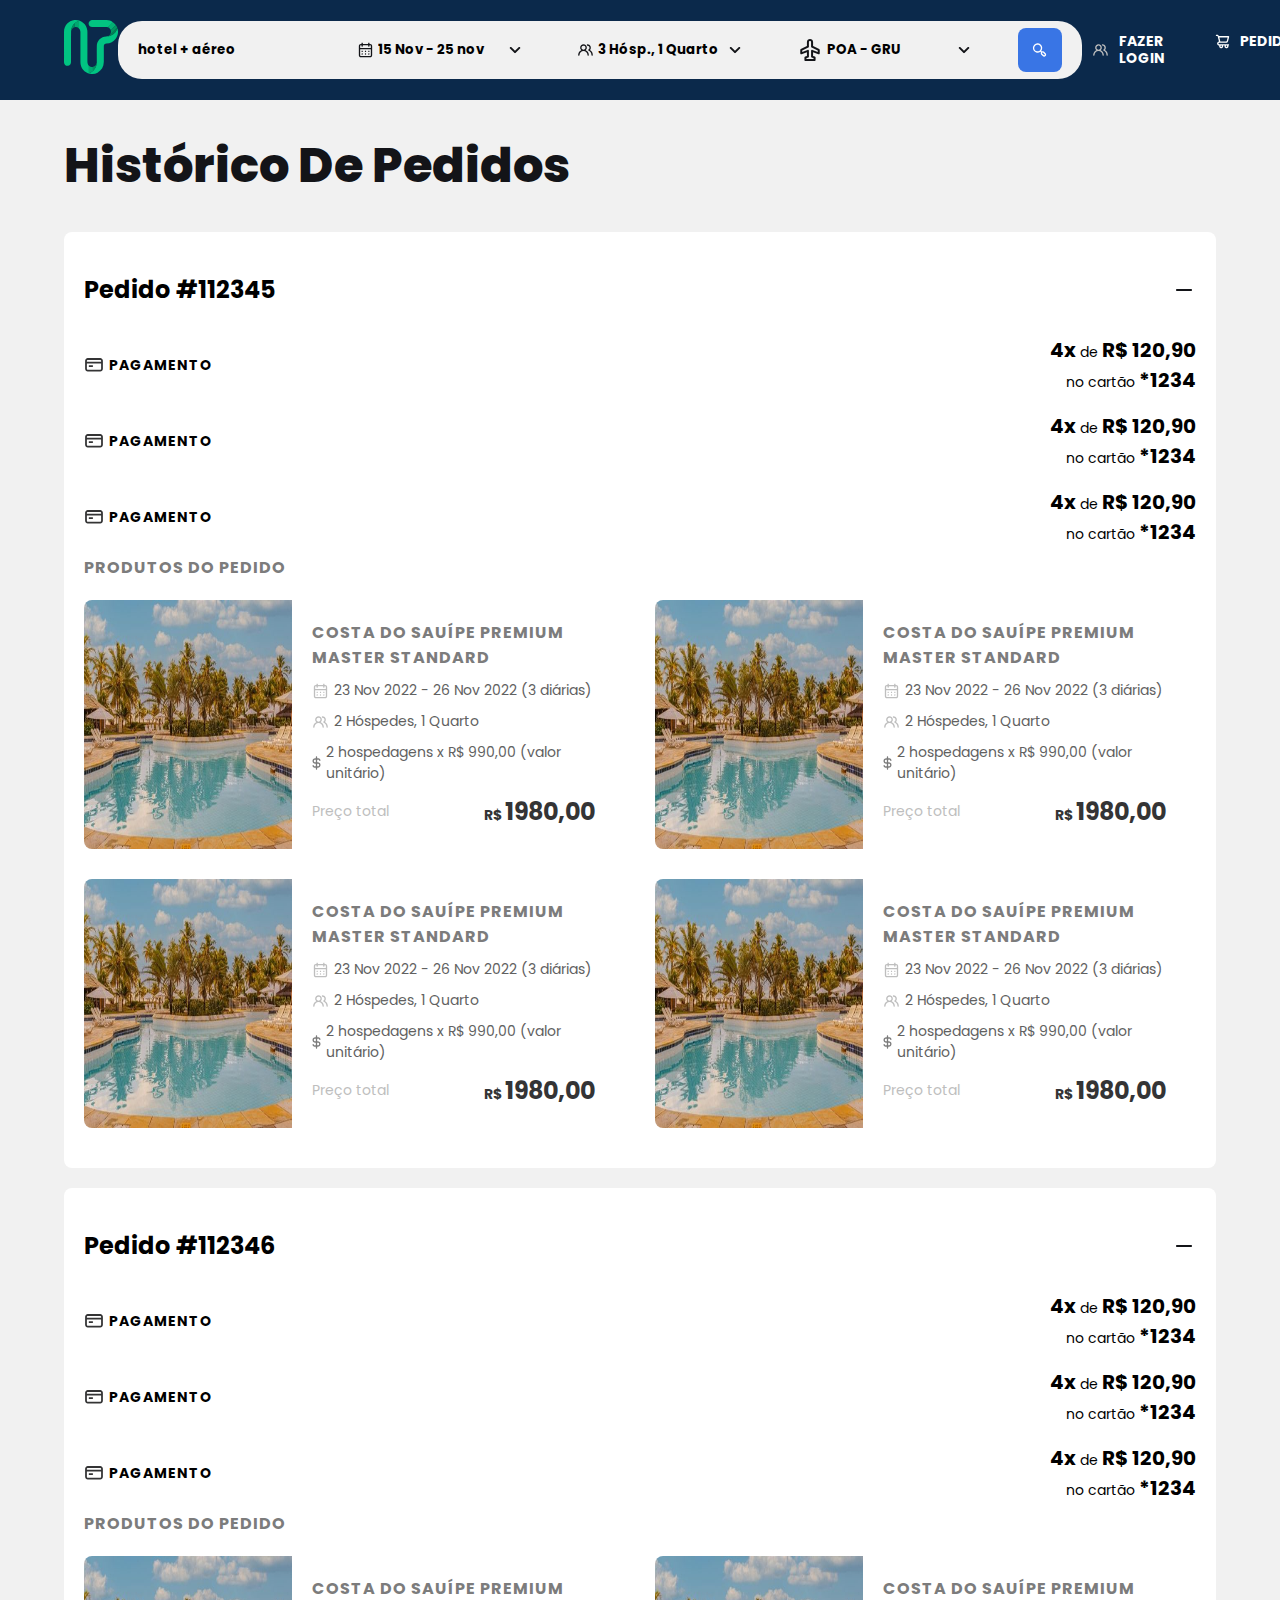
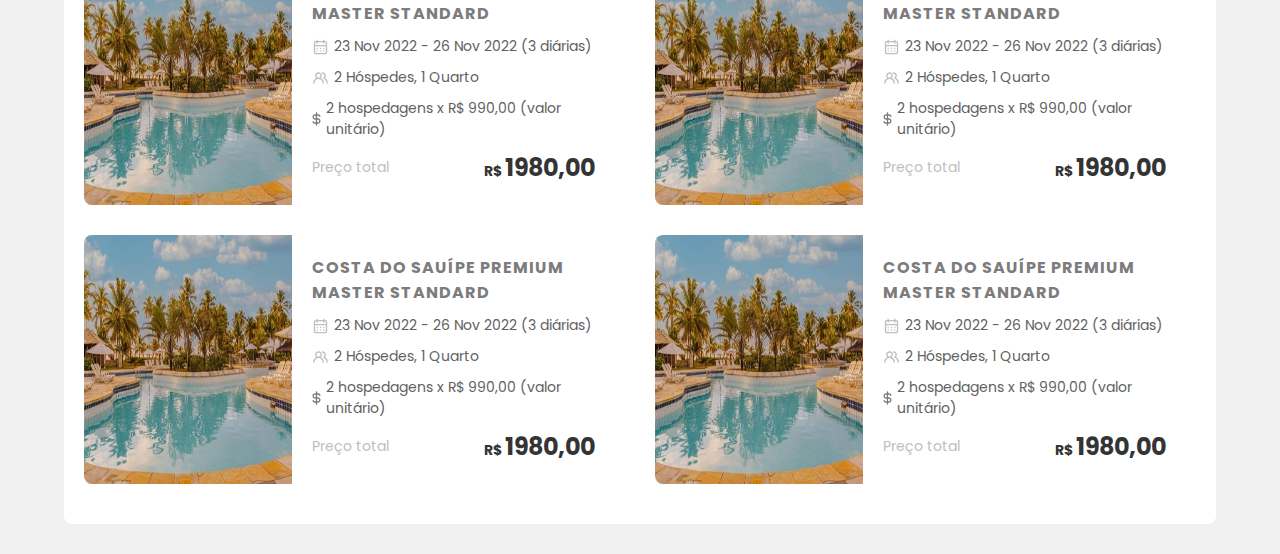
<file: views/historic.html>
<!DOCTYPE html>
<html translate="no">
<head>
  <meta charset="UTF-8">
  <meta http-equiv="X-UA-Compatible" content="IE=edge">
  <meta name="viewport" content="width=device-width, initial-scale=1.0">

  <title>B2C - Histórico de Pedidos</title>

  <link rel="stylesheet" href="../assets/css/styles.min.css">
</head>
<body class="page-historic">
  <header class="header-dark">
    <a href="../index.html" class="icon_container">
      <img src="../assets/images/favicon.svg" alt="Logo Infotera">
    </a>

    <div class="responsive_title">
      <p>Histórico de Pedidos</p>
    </div>

    <div class="header_motor_search">
      <div class="input_field">
        <input type="text" value="hotel + aéreo">
      </div>
      <div class="input_field ">
        <img src="../assets/images/calendar.svg" alt="">
        <input class="custom-width-input" type="text" value="15 Nov - 25 nov">
        <img src="../assets/images/down-arrow-1.svg" alt="">
      </div>
      <div class="input_field ">
        <img src="../assets/images/users-black.svg" alt="">
        <input class="custom-width-input" type="text" value="3 Hósp., 1 Quarto">
        <img src="../assets/images/down-arrow-1.svg" alt="">
      </div>
      <div class="input_field ">
        <img src="../assets/images/Plane.svg" alt="">
        <input class="custom-width-input" type="text" value="POA - GRU">
        <img src="../assets/images/down-arrow-1.svg" alt="">
      </div>

      <button>
        <img src="../assets/images/search.svg" alt="">
      </button>
    </div>

    <div class="navgation_container">
      <nav>
        <ul>
          <li>
            <a href="#">
              <img src="../assets/images/users.svg" alt="">
              <span>FAZER LOGIN</span>
            </a>
          </li>
          <li>
            <a href="#">
              <img src="../assets/images/cart.svg" alt="">
              <span>PEDIDO</span>
            </a>
          </li>
        </ul>
      </nav>
    </div>
  </header>
  <div class="container">
    <div class="title_container">
      <h1>Histórico de Pedidos</h1>
    </div>

    <div class="list_orders">
      <div class="container_historic_content">
        <div class="order_tab">
          <h2>Pedido #112345</h2>
          <img src="../assets/images/Remove.svg" alt="">
        </div>
  
        <div class="payment_list">
          <div class="payment_container">
            <div class="payment_label">
              <img src="../assets/images/card-black.svg" alt="">
              <p>Pagamento</p>
            </div>
            <div class="payment_details">
              <p><span>4x</span> de <span>R$ 120,90</span> no cartão <span>*1234</span></p>
            </div>
          </div>
  
          <div class="payment_container">
            <div class="payment_label">
              <img src="../assets/images/card-black.svg" alt="">
              <p>Pagamento</p>
            </div>
            <div class="payment_details">
              <p><span>4x</span> de <span>R$ 120,90</span> no cartão <span>*1234</span></p>
            </div>
          </div>
  
          <div class="payment_container">
            <div class="payment_label">
              <img src="../assets/images/card-black.svg" alt="">
              <p>Pagamento</p>
            </div>
            <div class="payment_details">
              <p><span>4x</span> de <span>R$ 120,90</span> no cartão <span>*1234</span></p>
            </div>
          </div>
        </div>
  
        <div class="order_products">
          <h3>Produtos do pedido</h3>
          <div class="products-list">
            <!-- <div class="product_item-container">
              <div class="product_image">
                <img src="../assets/images/312846914-p-500.jpg" alt="">
              </div>
              <div class="product_details-container">
  
              </div>
            </div> -->
  
            <div class="voucher_item">
              <div class="voucher_image-container">
                <img src="../assets/images/312846914-p-500.jpg" alt="">
              </div>
              <div class="voucher_detail-container">
                <h3>Costa do Sauípe Premium Master Standard</h3>
                <div class="content_item">
                  <img src="../assets/images/calendar_gray.svg" alt="">
                  <p>23 Nov 2022 - 26 Nov 2022 (3 diárias)</p>
                </div>
      
                <div class="content_item">
                  <img src="../assets/images/users.svg" alt="">
                  <p>2 Hóspedes, 1 Quarto</p>
                </div>
                
                <div class="content_item content_item-hide">
                  <img src="../assets/images/currency.svg" alt="">
                  <p>2 hospedagens x R$ 990,00 (valor unitário)</p>
                </div>
                <div class="voucher_detail-footer">
                  <p>Preço total</p>
                  <p class="text_price">
                    R$ <span>1980,00</span>
                  </p>
                </div>
              </div>
      
            </div>
  
            <div class="voucher_item">
              <div class="voucher_image-container">
                <img src="../assets/images/312846914-p-500.jpg" alt="">
              </div>
              <div class="voucher_detail-container">
                <h3>Costa do Sauípe Premium Master Standard</h3>
                <div class="content_item">
                  <img src="../assets/images/calendar_gray.svg" alt="">
                  <p>23 Nov 2022 - 26 Nov 2022 (3 diárias)</p>
                </div>
      
                <div class="content_item">
                  <img src="../assets/images/users.svg" alt="">
                  <p>2 Hóspedes, 1 Quarto</p>
                </div>
                
                <div class="content_item content_item-hide">
                  <img src="../assets/images/currency.svg" alt="">
                  <p>2 hospedagens x R$ 990,00 (valor unitário)</p>
                </div>
                <div class="voucher_detail-footer">
                  <p>Preço total</p>
                  <p class="text_price">
                    R$ <span>1980,00</span>
                  </p>
                </div>
              </div>
      
            </div>
  
            <div class="voucher_item">
              <div class="voucher_image-container">
                <img src="../assets/images/312846914-p-500.jpg" alt="">
              </div>
              <div class="voucher_detail-container">
                <h3>Costa do Sauípe Premium Master Standard</h3>
                <div class="content_item">
                  <img src="../assets/images/calendar_gray.svg" alt="">
                  <p>23 Nov 2022 - 26 Nov 2022 (3 diárias)</p>
                </div>
      
                <div class="content_item">
                  <img src="../assets/images/users.svg" alt="">
                  <p>2 Hóspedes, 1 Quarto</p>
                </div>
                
                <div class="content_item content_item-hide">
                  <img src="../assets/images/currency.svg" alt="">
                  <p>2 hospedagens x R$ 990,00 (valor unitário)</p>
                </div>
                <div class="voucher_detail-footer">
                  <p>Preço total</p>
                  <p class="text_price">
                    R$ <span>1980,00</span>
                  </p>
                </div>
              </div>
      
            </div>
  
            <div class="voucher_item">
              <div class="voucher_image-container">
                <img src="../assets/images/312846914-p-500.jpg" alt="">
              </div>
              <div class="voucher_detail-container">
                <h3>Costa do Sauípe Premium Master Standard</h3>
                <div class="content_item">
                  <img src="../assets/images/calendar_gray.svg" alt="">
                  <p>23 Nov 2022 - 26 Nov 2022 (3 diárias)</p>
                </div>
      
                <div class="content_item">
                  <img src="../assets/images/users.svg" alt="">
                  <p>2 Hóspedes, 1 Quarto</p>
                </div>
                
                <div class="content_item content_item-hide">
                  <img src="../assets/images/currency.svg" alt="">
                  <p>2 hospedagens x R$ 990,00 (valor unitário)</p>
                </div>
                <div class="voucher_detail-footer">
                  <p>Preço total</p>
                  <p class="text_price">
                    R$ <span>1980,00</span>
                  </p>
                </div>
              </div>
      
            </div>
          </div>
        </div>
      </div>
  
      <div class="container_historic_content">
        <div class="order_tab">
          <h2>Pedido #112346</h2>
          <img src="../assets/images/Remove.svg" alt="">
        </div>
  
        <div class="payment_list">
          <div class="payment_container">
            <div class="payment_label">
              <img src="../assets/images/card-black.svg" alt="">
              <p>Pagamento</p>
            </div>
            <div class="payment_details">
              <p><span>4x</span> de <span>R$ 120,90</span> no cartão <span>*1234</span></p>
            </div>
          </div>
  
          <div class="payment_container">
            <div class="payment_label">
              <img src="../assets/images/card-black.svg" alt="">
              <p>Pagamento</p>
            </div>
            <div class="payment_details">
              <p><span>4x</span> de <span>R$ 120,90</span> no cartão <span>*1234</span></p>
            </div>
          </div>
  
          <div class="payment_container">
            <div class="payment_label">
              <img src="../assets/images/card-black.svg" alt="">
              <p>Pagamento</p>
            </div>
            <div class="payment_details">
              <p><span>4x</span> de <span>R$ 120,90</span> no cartão <span>*1234</span></p>
            </div>
          </div>
        </div>
  
        <div class="order_products">
          <h3>Produtos do pedido</h3>
          <div class="products-list">
            <!-- <div class="product_item-container">
              <div class="product_image">
                <img src="../assets/images/312846914-p-500.jpg" alt="">
              </div>
              <div class="product_details-container">
  
              </div>
            </div> -->
  
            <div class="voucher_item">
              <div class="voucher_image-container">
                <img src="../assets/images/312846914-p-500.jpg" alt="">
              </div>
              <div class="voucher_detail-container">
                <h3>Costa do Sauípe Premium Master Standard</h3>
                <div class="content_item">
                  <img src="../assets/images/calendar_gray.svg" alt="">
                  <p>23 Nov 2022 - 26 Nov 2022 (3 diárias)</p>
                </div>
      
                <div class="content_item">
                  <img src="../assets/images/users.svg" alt="">
                  <p>2 Hóspedes, 1 Quarto</p>
                </div>
                
                <div class="content_item content_item-hide">
                  <img src="../assets/images/currency.svg" alt="">
                  <p>2 hospedagens x R$ 990,00 (valor unitário)</p>
                </div>
                <div class="voucher_detail-footer">
                  <p>Preço total</p>
                  <p class="text_price">
                    R$ <span>1980,00</span>
                  </p>
                </div>
              </div>
      
            </div>
  
            <div class="voucher_item">
              <div class="voucher_image-container">
                <img src="../assets/images/312846914-p-500.jpg" alt="">
              </div>
              <div class="voucher_detail-container">
                <h3>Costa do Sauípe Premium Master Standard</h3>
                <div class="content_item">
                  <img src="../assets/images/calendar_gray.svg" alt="">
                  <p>23 Nov 2022 - 26 Nov 2022 (3 diárias)</p>
                </div>
      
                <div class="content_item">
                  <img src="../assets/images/users.svg" alt="">
                  <p>2 Hóspedes, 1 Quarto</p>
                </div>
                
                <div class="content_item content_item-hide">
                  <img src="../assets/images/currency.svg" alt="">
                  <p>2 hospedagens x R$ 990,00 (valor unitário)</p>
                </div>
                <div class="voucher_detail-footer">
                  <p>Preço total</p>
                  <p class="text_price">
                    R$ <span>1980,00</span>
                  </p>
                </div>
              </div>
      
            </div>
  
            <div class="voucher_item">
              <div class="voucher_image-container">
                <img src="../assets/images/312846914-p-500.jpg" alt="">
              </div>
              <div class="voucher_detail-container">
                <h3>Costa do Sauípe Premium Master Standard</h3>
                <div class="content_item">
                  <img src="../assets/images/calendar_gray.svg" alt="">
                  <p>23 Nov 2022 - 26 Nov 2022 (3 diárias)</p>
                </div>
      
                <div class="content_item">
                  <img src="../assets/images/users.svg" alt="">
                  <p>2 Hóspedes, 1 Quarto</p>
                </div>
                
                <div class="content_item content_item-hide">
                  <img src="../assets/images/currency.svg" alt="">
                  <p>2 hospedagens x R$ 990,00 (valor unitário)</p>
                </div>
                <div class="voucher_detail-footer">
                  <p>Preço total</p>
                  <p class="text_price">
                    R$ <span>1980,00</span>
                  </p>
                </div>
              </div>
      
            </div>
  
            <div class="voucher_item">
              <div class="voucher_image-container">
                <img src="../assets/images/312846914-p-500.jpg" alt="">
              </div>
              <div class="voucher_detail-container">
                <h3>Costa do Sauípe Premium Master Standard</h3>
                <div class="content_item">
                  <img src="../assets/images/calendar_gray.svg" alt="">
                  <p>23 Nov 2022 - 26 Nov 2022 (3 diárias)</p>
                </div>
      
                <div class="content_item">
                  <img src="../assets/images/users.svg" alt="">
                  <p>2 Hóspedes, 1 Quarto</p>
                </div>
                
                <div class="content_item content_item-hide">
                  <img src="../assets/images/currency.svg" alt="">
                  <p>2 hospedagens x R$ 990,00 (valor unitário)</p>
                </div>
                <div class="voucher_detail-footer">
                  <p>Preço total</p>
                  <p class="text_price">
                    R$ <span>1980,00</span>
                  </p>
                </div>
              </div>
      
            </div>
          </div>
        </div>
      </div>
    </div>
  </div>
</body>
</html>
</file>
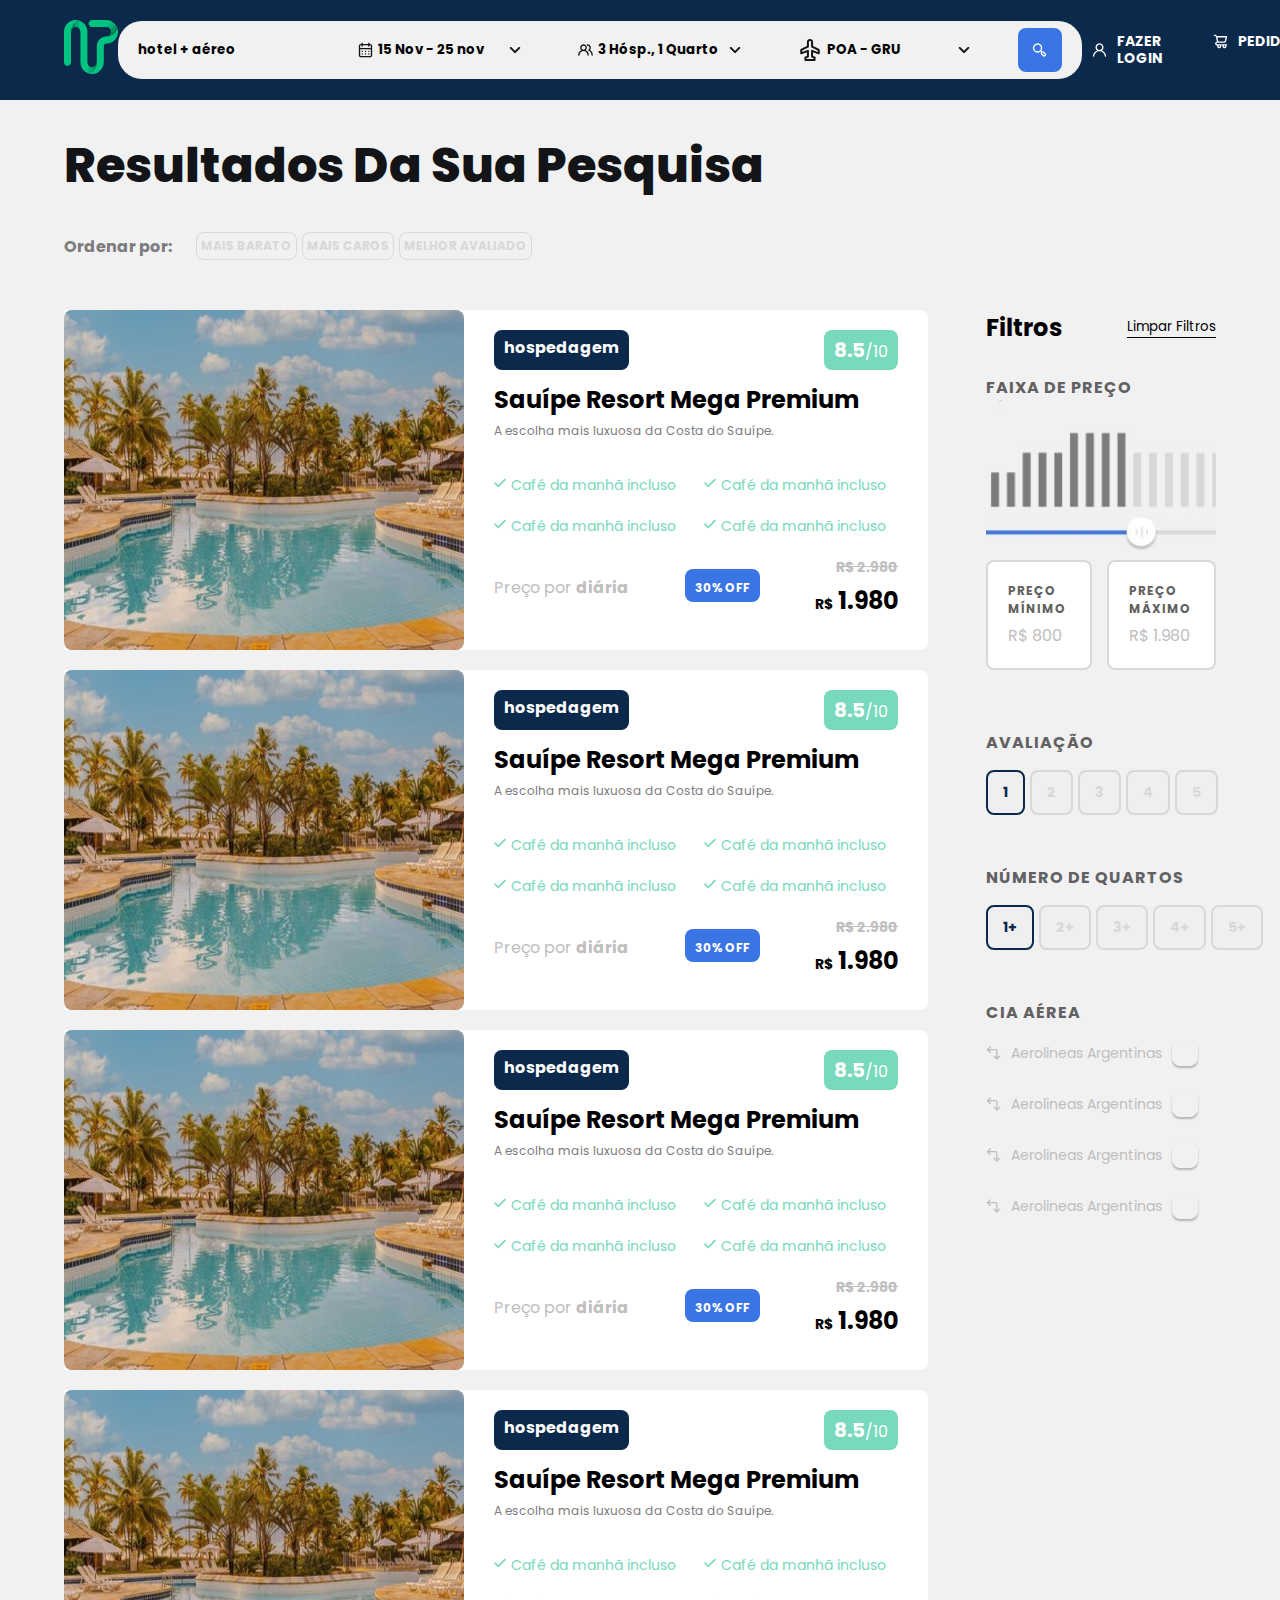
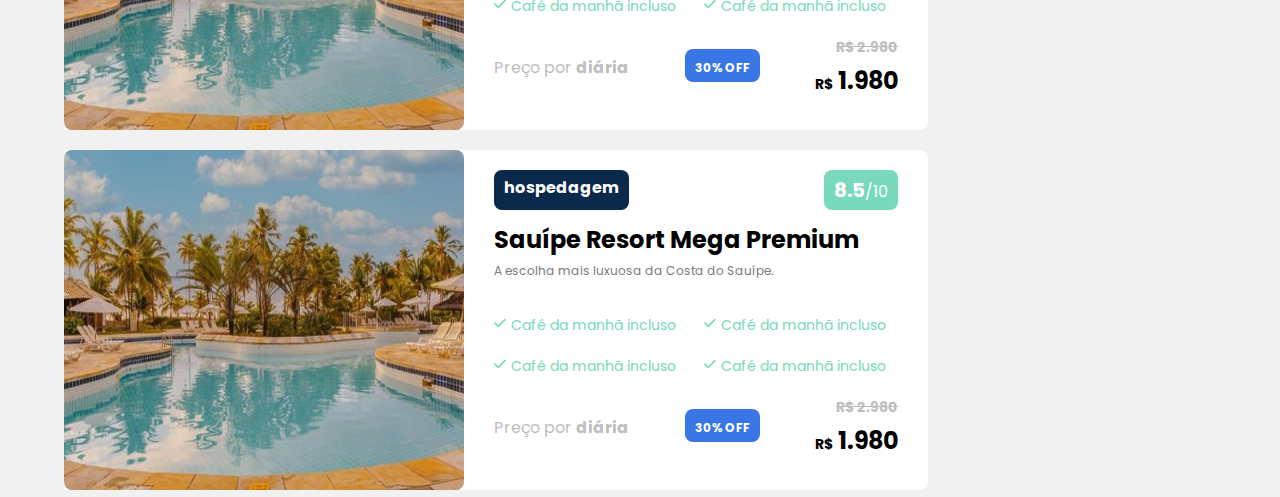
<file: views/hotelList.html>
<!DOCTYPE html>
<html translate="no">
<head>
  <meta charset="UTF-8">
  <meta http-equiv="X-UA-Compatible" content="IE=edge">
  <meta name="viewport" content="width=device-width, initial-scale=1.0">

  <title>Lista de Hotéis</title>

  <link rel="stylesheet" href="../assets/css/styles.min.css">
</head>
  <body class="page-hotelList">
    <header class="header-dark header-services">
      <a href="../index.html" class="icon_container">
        <img src="../assets/images/favicon.svg" alt="Logo Infotera">
        <p>Infotera</p>
      </a>
  
      <div class="header_motor_search desktop">
        <div class="input_field">
          <input type="text" value="hotel + aéreo">
        </div>
        <div class="input_field">
          <img src="../assets/images/calendar.svg" alt="">
          <input class="custom-width-input" type="text" value="15 Nov - 25 nov">
          <img src="../assets/images/down-arrow-1.svg" alt="">
        </div>
        <div class="input_field">
          <img src="../assets/images/users-black.svg" alt="">
          <input class="custom-width-input" type="text" value="3 Hósp., 1 Quarto">
          <img src="../assets/images/down-arrow-1.svg" alt="">
        </div>
        <div class="input_field">
          <img src="../assets/images/Plane.svg" alt="">
          <input class="custom-width-input" type="text" value="POA - GRU">
          <img src="../assets/images/down-arrow-1.svg" alt="">
        </div>
  
        <button>
          <img src="../assets/images/search.svg" alt="">
        </button>
      </div>
  
      <div class="header_motor_search mobile">
        <button>
          <img src="../assets/images/Research.svg" alt="">
        </button>
        <div class="input_field ">
          <img src="../assets/images/calendar.svg" alt="">
          <input class="custom-width-input" type="text" value="15 Nov - 25 nov">
          <img src="../assets/images/down-arrow-1.svg" alt="">
        </div>
  
        <button class="btn-filters-mobile">
          <img src="../assets/images/Filters.svg" alt="">
        </button>
      </div>
      <div class="navgation_container">
        <nav>
          <ul>
            <li>
              <a href="#">
                <img src="../assets/images/user-login.svg" alt="">
                <span>FAZER LOGIN</span>
              </a>
            </li>
            <li>
              <a href="#">
                <img src="../assets/images/cart.svg" alt="">
                <span>PEDIDO</span>
              </a>
            </li>
          </ul>
        </nav>
      </div>
    </header>
    <div class="container">
      <div class="title_container">
        <h1>Resultados da sua pesquisa</h1>
      </div>
      <div class="order_filters-container">
        <div class="p-order">
          <p>Ordenar por:</p>
        </div>
        
        <div class="order_filter_item-container">
          <div class="order_filter_item"><p>Mais Barato</p></div>
          <div class="order_filter_item"><p>Mais Caros</p></div>
          <div class="order_filter_item"><p>Melhor avaliado</p></div>
        </div>
      </div>

      <div class="container_content">
        <div class="hotel_list-container">
          <a href="./detailHotel.html">
            <div class="hotel_list-item">
              <div class="image_hotel">
                <img src="../assets/images/312846914-p-500.jpg" alt="">
              </div>
              <div class="card_body-container">
                <div class="card_title-container">
                  <div class="label-container">
                    <p class="label">hospedagem</p>
                  </div>
                  <div class="assessment-container">
                    <p><span>8.5</span>/10</p>
                  </div>
                </div>
                <div class="card-content">
                  <h3>Sauípe Resort Mega Premium</h3>
                  <p>A escolha mais luxuosa da Costa do Sauípe.</p>

                  <div class="boardTypes-container">
                    <div class="boardType-content">
                      <img src="../assets/images/Vector.svg" alt="">
                      <p>Café da manhã incluso</p>
                    </div>
                    <div class="boardType-content">
                      <img src="../assets/images/Vector.svg" alt="">
                      <p>Café da manhã incluso</p>
                    </div>
                    <div class="boardType-content">
                      <img src="../assets/images/Vector.svg" alt="">
                      <p>Café da manhã incluso</p>
                    </div>
                    <div class="boardType-content">
                      <img src="../assets/images/Vector.svg" alt="">
                      <p>Café da manhã incluso</p>
                    </div>
                  </div>

                  <div class="price_details-container">
                    
                      <p>Preço por <span class="dark_text">diária</span></p>


                      <div class="discount-container">
                        <p class="discount-content">30% OFF</p>
                      </div>

                      <div class="price-container">
                        <p class="price_depor">R$ 2.980</p>
                        <p class="price"><span class="small_text">R$</span> 1.980</p>
                      </div>
                    
                  </div>

                </div>
    
              </div>
            </div>
          </a>
          <a href="./detailHotel.html">
            <div class="hotel_list-item">
              <div class="image_hotel">
                <img src="../assets/images/312846914-p-500.jpg" alt="">
              </div>
              <div class="card_body-container">
                <div class="card_title-container">
                  <div class="label-container">
                    <p class="label">hospedagem</p>
                  </div>
                  <div class="assessment-container">
                    <p><span>8.5</span>/10</p>
                  </div>
                </div>
                <div class="card-content">
                  <h3>Sauípe Resort Mega Premium</h3>
                  <p>A escolha mais luxuosa da Costa do Sauípe.</p>

                  <div class="boardTypes-container">
                    <div class="boardType-content">
                      <img src="../assets/images/Vector.svg" alt="">
                      <p>Café da manhã incluso</p>
                    </div>
                    <div class="boardType-content">
                      <img src="../assets/images/Vector.svg" alt="">
                      <p>Café da manhã incluso</p>
                    </div>
                    <div class="boardType-content">
                      <img src="../assets/images/Vector.svg" alt="">
                      <p>Café da manhã incluso</p>
                    </div>
                    <div class="boardType-content">
                      <img src="../assets/images/Vector.svg" alt="">
                      <p>Café da manhã incluso</p>
                    </div>
                  </div>

                  <div class="price_details-container">
                      <p>Preço por <span class="dark_text">diária</span></p>
                      <div class="discount-container">
                        <p class="discount-content">30% OFF</p>
                      </div>

                      <div class="price-container">
                        <p class="price_depor">R$ 2.980</p>
                        <p class="price"><span class="small_text">R$</span> 1.980</p>
                      </div>
                  </div>
                </div>
              </div>
            </div>
          </a>
          <a href="./detailHotel.html">
            <div class="hotel_list-item">
              <div class="image_hotel">
                <img src="../assets/images/312846914-p-500.jpg" alt="">
              </div>
              <div class="card_body-container">
                <div class="card_title-container">
                  <div class="label-container">
                    <p class="label">hospedagem</p>
                  </div>
                  <div class="assessment-container">
                    <p><span>8.5</span>/10</p>
                  </div>
                </div>
                <div class="card-content">
                  <h3>Sauípe Resort Mega Premium</h3>
                  <p>A escolha mais luxuosa da Costa do Sauípe.</p>

                  <div class="boardTypes-container">
                    <div class="boardType-content">
                      <img src="../assets/images/Vector.svg" alt="">
                      <p>Café da manhã incluso</p>
                    </div>
                    <div class="boardType-content">
                      <img src="../assets/images/Vector.svg" alt="">
                      <p>Café da manhã incluso</p>
                    </div>
                    <div class="boardType-content">
                      <img src="../assets/images/Vector.svg" alt="">
                      <p>Café da manhã incluso</p>
                    </div>
                    <div class="boardType-content">
                      <img src="../assets/images/Vector.svg" alt="">
                      <p>Café da manhã incluso</p>
                    </div>
                  </div>

                  <div class="price_details-container">
                      <p>Preço por <span class="dark_text">diária</span></p>
                      <div class="discount-container">
                        <p class="discount-content">30% OFF</p>
                      </div>
                      <div class="price-container">
                        <p class="price_depor">R$ 2.980</p>
                        <p class="price"><span class="small_text">R$</span> 1.980</p>
                      </div>
                  </div>
                </div>
              </div>
            </div>
          </a>
          <a href="./detailHotel.html">
            <div class="hotel_list-item">
              <div class="image_hotel">
                <img src="../assets/images/312846914-p-500.jpg" alt="">
              </div>
              <div class="card_body-container">
                <div class="card_title-container">
                  <div class="label-container">
                    <p class="label">hospedagem</p>
                  </div>
                  <div class="assessment-container">
                    <p><span>8.5</span>/10</p>
                  </div>
                </div>
                <div class="card-content">
                  <h3>Sauípe Resort Mega Premium</h3>
                  <p>A escolha mais luxuosa da Costa do Sauípe.</p>

                  <div class="boardTypes-container">
                    <div class="boardType-content">
                      <img src="../assets/images/Vector.svg" alt="">
                      <p>Café da manhã incluso</p>
                    </div>
                    <div class="boardType-content">
                      <img src="../assets/images/Vector.svg" alt="">
                      <p>Café da manhã incluso</p>
                    </div>
                    <div class="boardType-content">
                      <img src="../assets/images/Vector.svg" alt="">
                      <p>Café da manhã incluso</p>
                    </div>
                    <div class="boardType-content">
                      <img src="../assets/images/Vector.svg" alt="">
                      <p>Café da manhã incluso</p>
                    </div>
                  </div>

                  <div class="price_details-container">
                      <p>Preço por <span class="dark_text">diária</span></p>
                      <div class="discount-container">
                        <p class="discount-content">30% OFF</p>
                      </div>
                      <div class="price-container">
                        <p class="price_depor">R$ 2.980</p>
                        <p class="price"><span class="small_text">R$</span> 1.980</p>
                      </div>
                  </div>
                </div>
              </div>
            </div>
          </a>
          <a href="./detailHotel.html">
            <div class="hotel_list-item">
              <div class="image_hotel">
                <img src="../assets/images/312846914-p-500.jpg" alt="">
              </div>
              <div class="card_body-container">
                <div class="card_title-container">
                  <div class="label-container">
                    <p class="label">hospedagem</p>
                  </div>
                  <div class="assessment-container">
                    <p><span>8.5</span>/10</p>
                  </div>
                </div>
                <div class="card-content">
                  <h3>Sauípe Resort Mega Premium</h3>
                  <p>A escolha mais luxuosa da Costa do Sauípe.</p>

                  <div class="boardTypes-container">
                    <div class="boardType-content">
                      <img src="../assets/images/Vector.svg" alt="">
                      <p>Café da manhã incluso</p>
                    </div>
                    <div class="boardType-content">
                      <img src="../assets/images/Vector.svg" alt="">
                      <p>Café da manhã incluso</p>
                    </div>
                    <div class="boardType-content">
                      <img src="../assets/images/Vector.svg" alt="">
                      <p>Café da manhã incluso</p>
                    </div>
                    <div class="boardType-content">
                      <img src="../assets/images/Vector.svg" alt="">
                      <p>Café da manhã incluso</p>
                    </div>
                  </div>

                  <div class="price_details-container">
                      <p>Preço por <span class="dark_text">diária</span></p>
                      <div class="discount-container">
                        <p class="discount-content">30% OFF</p>
                      </div>
                      <div class="price-container">
                        <p class="price_depor">R$ 2.980</p>
                        <p class="price"><span class="small_text">R$</span> 1.980</p>
                      </div>
                  </div>
                </div>
              </div>
            </div>
          </a>
        </div>

        
        <div class="filters-container">
          <div class="filter_title-container">
            <h3>Filtros</h3>
            <button class="btn btn-transparent btn-action btn-border-bottom">Limpar Filtros</button>
          </div>

          <div class="filters-content">
            <h4>faixa de preço</h4>
            <div class="graphic">
              <img src="../assets/images/graphic.jpeg" alt="">
            </div>
            <div class="price_minmax-container">
              <div class="minmax_card">
                <h4>Preço Mínimo</h4>
                <p>R$ 800</p>
              </div>

              <div class="minmax_card">
                <h4>Preço Máximo</h4>
                <p>R$ 1.980</p>
              </div>
            </div>

            <div class="filter_rating-container">
              <h4>Avaliação</h4>
              <div class="btns-container">
                <button class="btn btn-filter-sidebar selected">1</button>
                <button class="btn btn-filter-sidebar">2</button>
                <button class="btn btn-filter-sidebar">3</button>
                <button class="btn btn-filter-sidebar">4</button>
                <button class="btn btn-filter-sidebar">5</button>
              </div>
            </div>

            <div class="filter_rooms-container">
              <h4>Número de quartos</h4>
              <div class="btns-container">
                <button class="btn btn-filter-sidebar selected">1+</button>
                <button class="btn btn-filter-sidebar">2+</button>
                <button class="btn btn-filter-sidebar">3+</button>
                <button class="btn btn-filter-sidebar">4+</button>
                <button class="btn btn-filter-sidebar">5+</button>
              </div>
            </div>

            <div class="filter_flight_company-container">
              <h4>CIA Aérea</h4>

              <div class="filter_flight_company-content">
                <div class="filter_flight_company-item">
                  <img src="../assets/images/two-arrows.svg" alt="">
                  <p>Aerolineas Argentinas</p>
                  <input type="checkbox">
                </div>

                <div class="filter_flight_company-item">
                  <img src="../assets/images/two-arrows.svg" alt="">
                  <p>Aerolineas Argentinas</p>
                  <input type="checkbox">
                </div>

                <div class="filter_flight_company-item">
                  <img src="../assets/images/two-arrows.svg" alt="">
                  <p>Aerolineas Argentinas</p>
                  <input type="checkbox">
                </div>

                <div class="filter_flight_company-item">
                  <img src="../assets/images/two-arrows.svg" alt="">
                  <p>Aerolineas Argentinas</p>
                  <input type="checkbox">
                </div>
              </div>
            </div>
          </div>
        </div>
      </div>
    </div>
  </body>
</html>
</file>
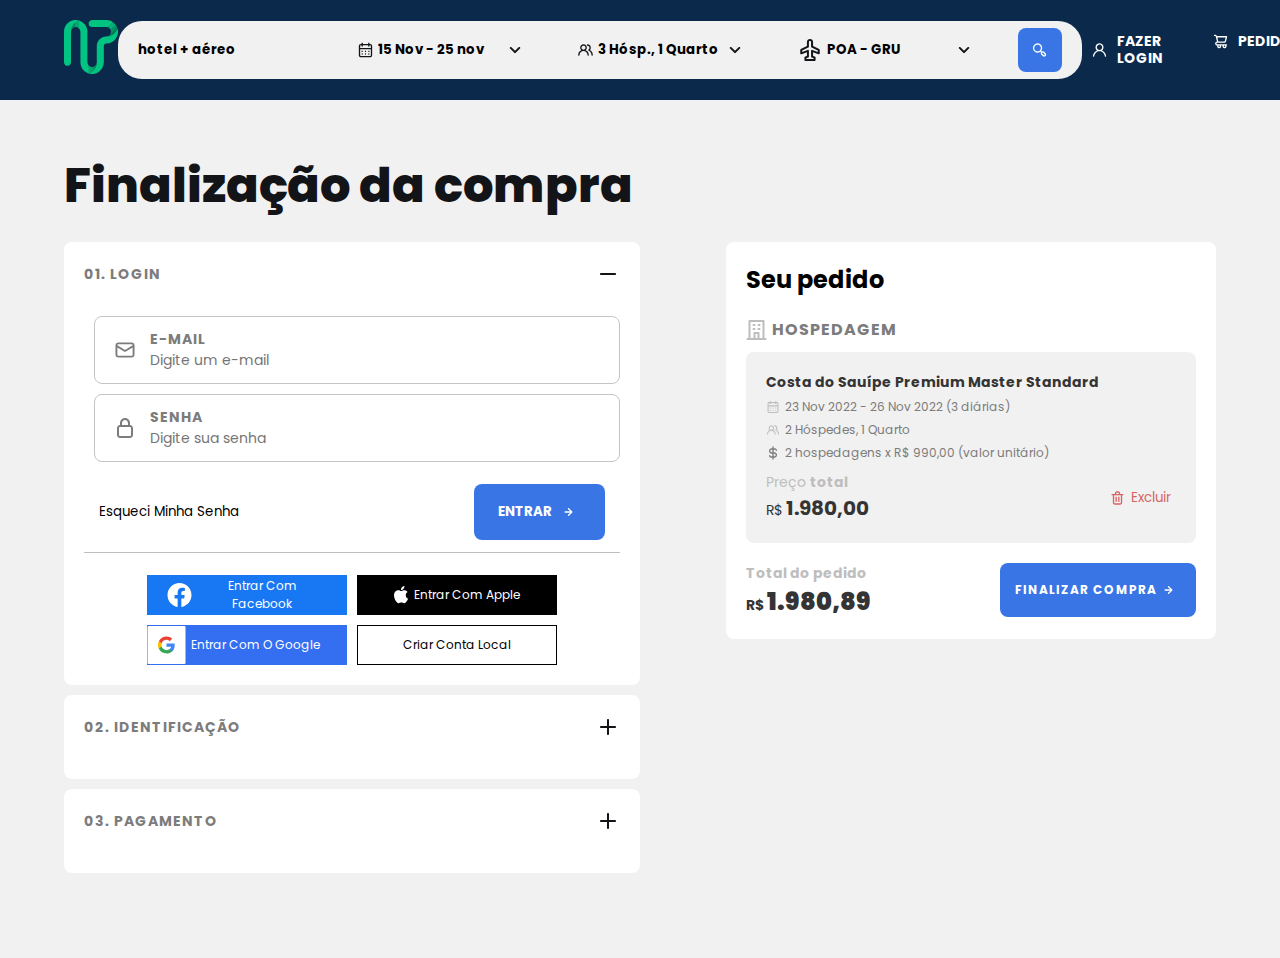
<file: views/payments.html>
<!DOCTYPE html>
<html translate="no">
<head>
  <meta charset="UTF-8">
  <meta http-equiv="X-UA-Compatible" content="IE=edge">
  <meta name="viewport" content="width=device-width, initial-scale=1.0">

  <title>Document</title>
  
  <link rel="stylesheet" href="../assets/css/styles.min.css">
</head>
<body class="page-payments">
  <header class="header-dark">
    <a href="../index.html" class="icon_container">
      <img src="../assets/images/favicon.svg" alt="Logo Infotera">
    </a>

    <div class="responsive_title">
      <p>Checkout</p>
    </div>

    <div class="header_motor_search">
      <div class="input_field">
        <input type="text" value="hotel + aéreo">
      </div>
      <div class="input_field">
        <img src="../assets/images/calendar.svg" alt="">
        <input class="custom-width-input" type="text" value="15 Nov - 25 nov">
        <img src="../assets/images/down-arrow-1.svg" alt="">
      </div>
      <div class="input_field">
        <img src="../assets/images/users-black.svg" alt="">
        <input class="custom-width-input" type="text" value="3 Hósp., 1 Quarto">
        <img src="../assets/images/down-arrow-1.svg" alt="">
      </div>
      <div class="input_field">
        <img src="../assets/images/Plane.svg" alt="">
        <input class="custom-width-input" type="text" value="POA - GRU">
        <img src="../assets/images/down-arrow-1.svg" alt="">
      </div>

      <button>
        <img src="../assets/images/search.svg" alt="">
      </button>
    </div>

    <div class="navgation_container">
      <nav>
        <ul>
          <li>
            <a href="#">
              <img src="../assets/images/user-login.svg" alt="">
              <span>FAZER LOGIN</span>
            </a>
          </li>
          <li>
            <a href="#">
              <img src="../assets/images/cart.svg" alt="">
              <span>PEDIDO</span>
            </a>
          </li>
        </ul>
      </nav>
    </div>
  </header>
  <div class="container">
    <div class="checkout-page">
      <div class="checkout-title">
        <h1>Finalização da compra</h1>
      </div>
      
      
      <div class="checkout-container">
        <div class="booking_list">
          <div class="booking_item">
            <div class="item">
              <div class="booking_item-header">
                <div class="booking_item-label">
                  <p id="teste">01. Login</p>
                </div>
                <button class="btn btn-transparent btn-action">
                  <img src="../assets/images/Remove.svg" alt="">
                </button>
              </div>
      
              <div class="payment_item-content">
                <div class="payment_item-field">
                  <img src="../assets/images/envelope.svg" alt="">
                  <div class="input_field">
                    <label>E-mail</label>
                    <input type="text" placeholder="Digite um e-mail">
                  </div>
                </div>

                <div class="payment_item-field">
                  <img src="../assets/images/lock_checkout.svg" alt="">
                  <div class="input_field">
                    <label>senha</label>
                    <input type="text" placeholder="Digite sua senha">
                  </div>
                </div>
              </div>

              <div class="payment_item-footer">
                <button class="btn btn-transparent btn-action">Esqueci minha senha</button>
                <button class="btn btn-blue">
                  Entrar
                  <img src="../assets/images/arrow-wht.svg" alt="">
                </button>
              </div>

              <div class="login_buttons-container">

                <button class="btn btn-social-medias facebook-button">
                  <img src="../assets/images/Facebook.svg" alt="">
                  Entrar com Facebook
                </button>

                <button class="btn btn-social-medias apple-button">
                  <img src="../assets/images/apple.svg" alt="">
                  Entrar com Apple
                </button>

                <button class="btn btn-social-medias google-button">
                  <img src="../assets/images/google.svg" alt="">
                  Entrar com o Google
                </button>

                <button class="btn btn-social-medias local_account-button">
                  Criar conta local
                </button>

              </div>
            </div>
          </div>

          <div class="booking_item">
            <div class="">
              <div class="booking_item-header">
                <div class="booking_item-label">
                  <p id="teste">02. identificação</p>
                </div>
                <button class="btn btn-transparent btn-action">
                  <img src="../assets/images/Plus.svg" alt="">
                </button>
              </div>
            </div>
          </div>

          <div class="booking_item">
            <div class="">
              <div class="booking_item-header">
                <div class="booking_item-label">
                  <p id="teste">03. pagamento</p>
                </div>
                <button class="btn btn-transparent btn-action">
                  <img src="../assets/images/Plus.svg" alt="">
                </button>
              </div>
            </div>
          </div>
        </div>

        <div class="checkout_total_price-container booking_item-hide">
          <h3 class="hide-responsive">Seu pedido</h3>

          <div class="booking_item hide-responsive">
            <div class="booking_item-header">
              <img src="../assets/images/building-gray.svg" alt="">
              <p>hospedagem</p>
            </div>

            <div class="booking_item-content">
              <h4>Costa do Sauípe Premium Master Standard</h4>
              <div class="item_detail">
                <img src="../assets/images/calendar_gray.svg" alt="">
                <p>23 Nov 2022 - 26 Nov 2022 (3 diárias)</p>
              </div>
              <div class="item_detail">
                <img src="../assets/images/users.svg" alt="">
                <p>2 Hóspedes, 1 Quarto</p>
              </div>
              <div class="item_detail">
                <img src="../assets/images/currency.svg" alt="">
                <p>2 hospedagens x R$ 990,00 (valor unitário)</p>
              </div>

              <div class="booking_item-footer">
                <div class="detail_price-container">
                  <p>Preço <span>total</span></p>
                  <p class="price_text">R$ <span>1.980,00</span></p>
                </div>
                <button class="btn btn-delete no-border">
                  <img src="../assets/images/Trash.svg" alt="">
                  Excluir
                </button>
              </div>
            </div>

          </div>

          <div class="booking_item_price-container checkout_total_price-content">
            <div>
              <p>Total do pedido</p>
              <p class="price_text">R$ <b>1.980,89</b></p>
            </div>
            <div>
              <a class="btn_action" href="./confirmation.html">
                Finalizar compra
                <img src="../assets/images/arrow-wht.svg" alt="">
              </a>
            </div>
          </div>
        </div>
      </div>
    </div>
  </div>
</body>
</html>
</file>
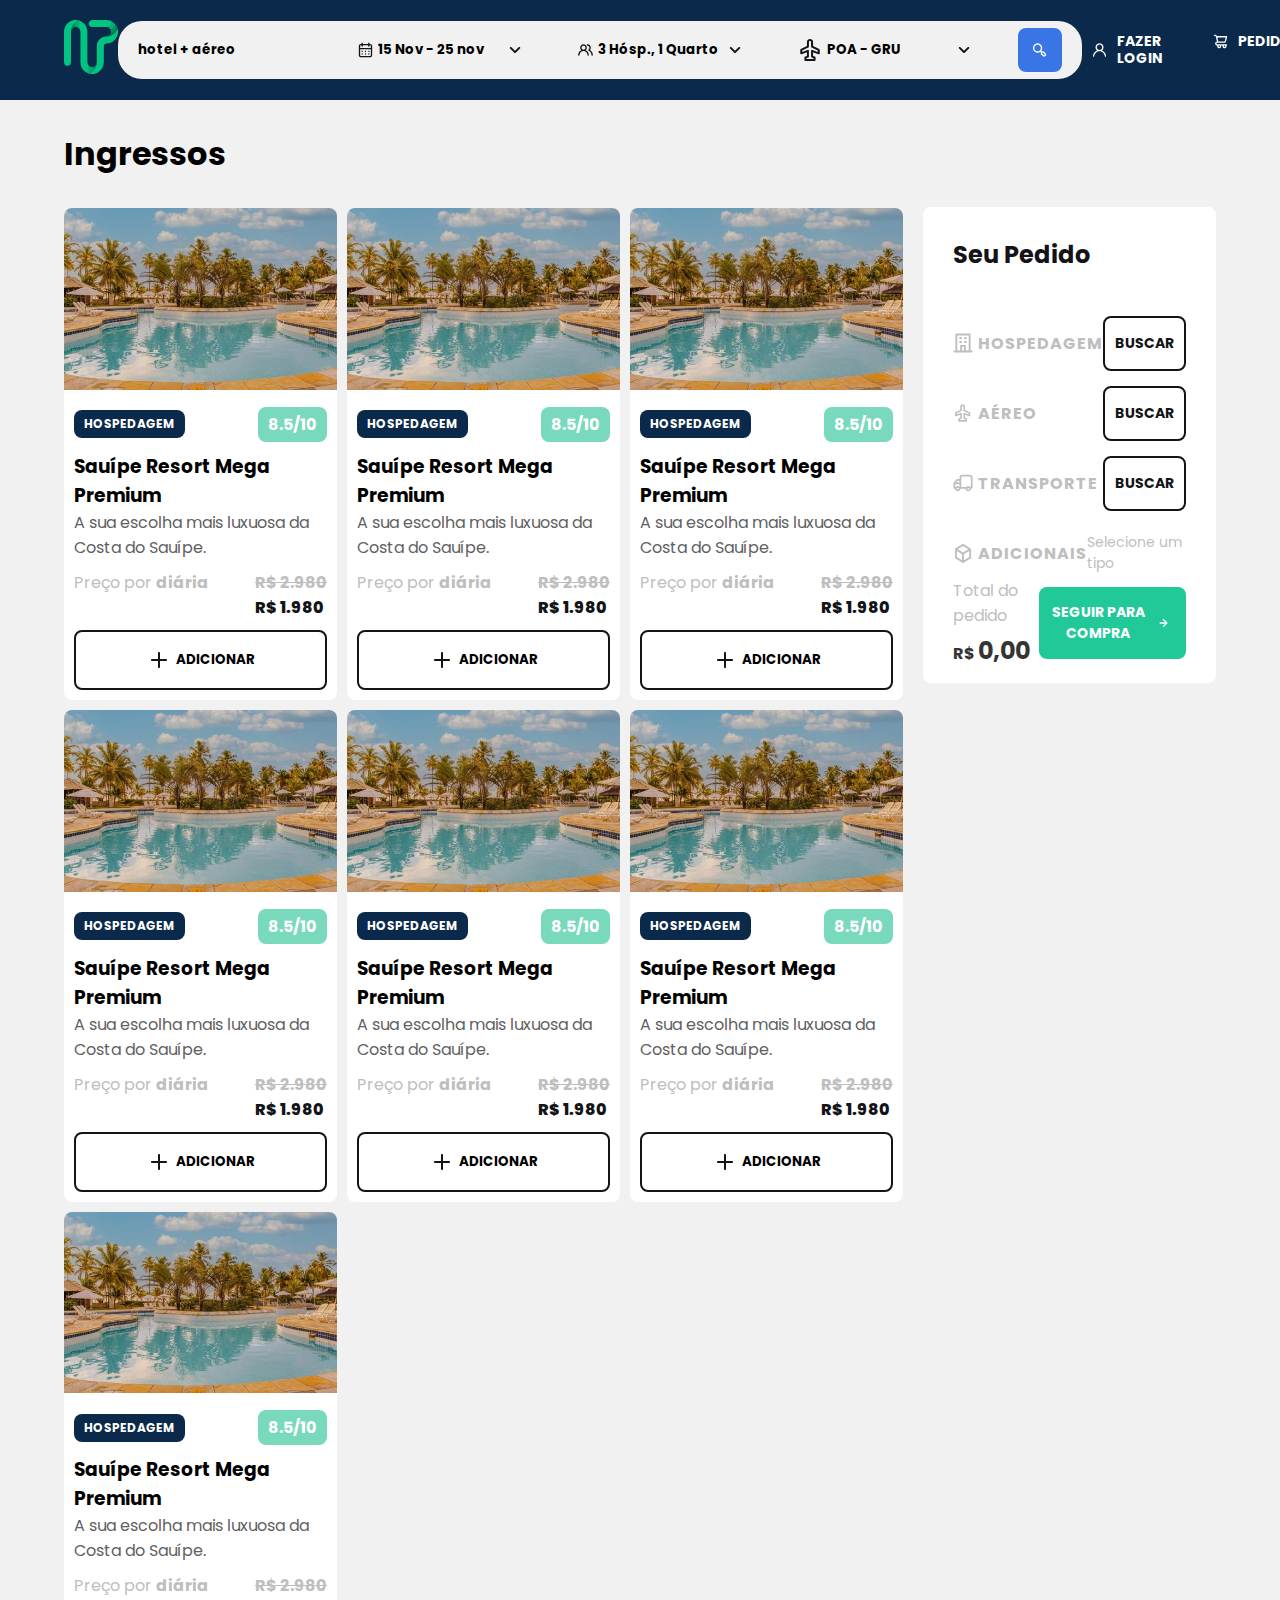
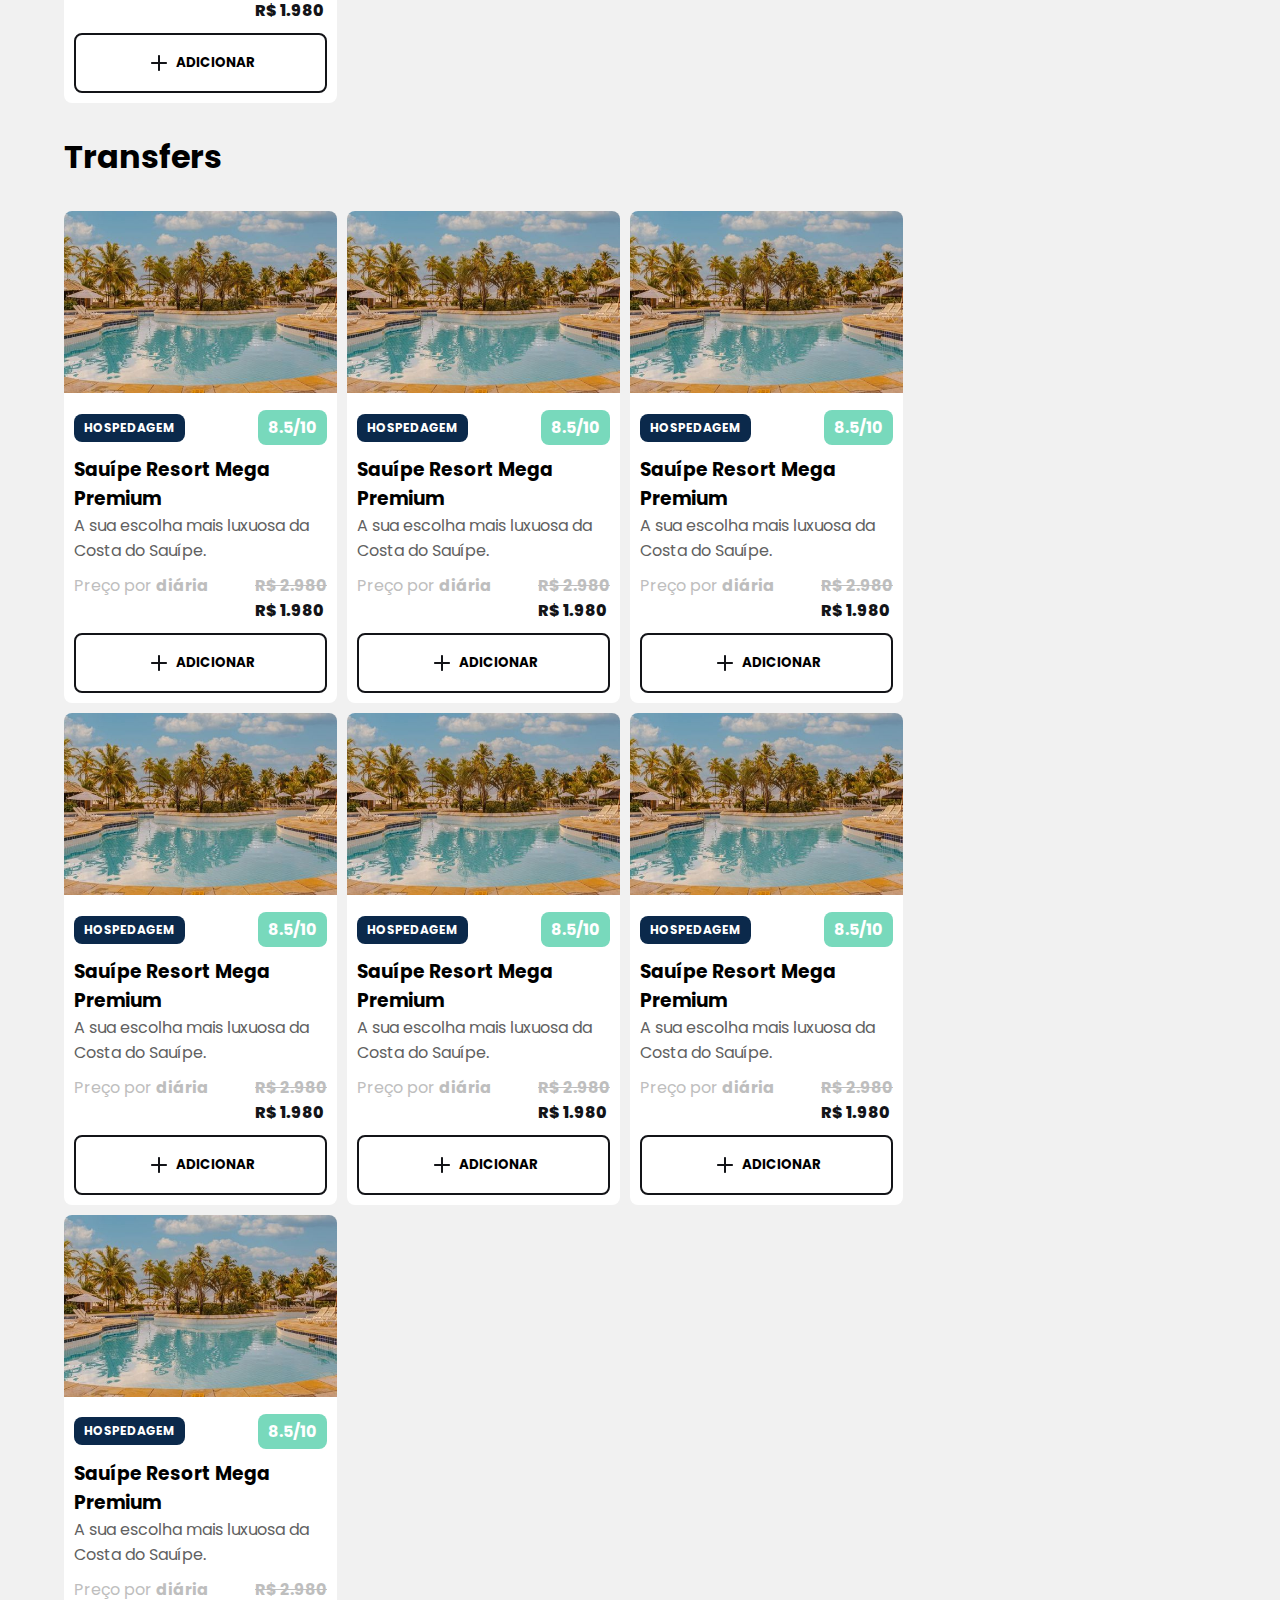
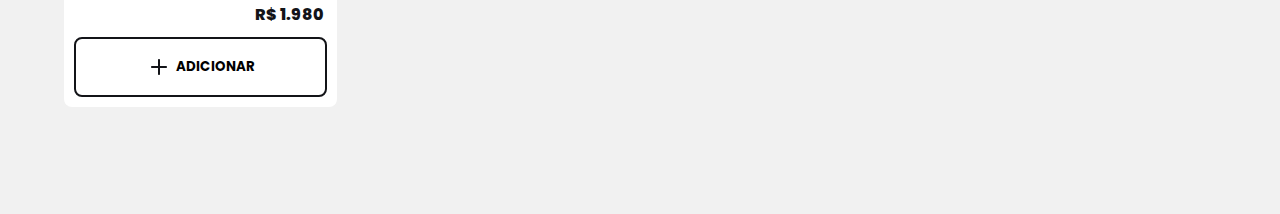
<file: views/services.html>
<!DOCTYPE html>
<html translate="no">
<head>
  <meta charset="UTF-8">
  <meta http-equiv="X-UA-Compatible" content="IE=edge">
  <meta name="viewport" content="width=device-width, initial-scale=1.0">
  
  <title>Document</title>

  <link rel="stylesheet" href="../assets/css/styles.min.css">
</head>
<body class="page-services">
  <header class="header-dark header-services">
    <a href="../index.html" class="icon_container">
      <img src="../assets/images/favicon.svg" alt="Logo Infotera">
      <p>Infotera</p>
    </a>

    <div class="header_motor_search desktop">
      <div class="input_field">
        <input type="text" value="hotel + aéreo">
      </div>
      <div class="input_field ">
        <img src="../assets/images/calendar.svg" alt="">
        <input class="custom-width-input" type="text" value="15 Nov - 25 nov">
        <img src="../assets/images/down-arrow-1.svg" alt="">
      </div>
      <div class="input_field ">
        <img src="../assets/images/users-black.svg" alt="">
        <input class="custom-width-input" type="text" value="3 Hósp., 1 Quarto">
        <img src="../assets/images/down-arrow-1.svg" alt="">
      </div>
      <div class="input_field ">
        <img src="../assets/images/Plane.svg" alt="">
        <input class="custom-width-input" type="text" value="POA - GRU">
        <img src="../assets/images/down-arrow-1.svg" alt="">
      </div>

      <button>
        <img src="../assets/images/search.svg" alt="">
      </button>
    </div>

    <div class="header_motor_search mobile">
      <button>
        <img src="../assets/images/Research.svg" alt="">
      </button>
      <div class="input_field ">
        <img src="../assets/images/calendar.svg" alt="">
        <input class="custom-width-input" type="text" value="15 Nov - 25 nov">
        <img src="../assets/images/down-arrow-1.svg" alt="">
      </div>

      <button class="btn-filters-mobile">
        <img src="../assets/images/Filters.svg" alt="">
      </button>
    </div>
    <div class="navgation_container">
      <nav>
        <ul>
          <li>
            <a href="#">
              <img src="../assets/images/user-login.svg" alt="">
              <span>FAZER LOGIN</span>
            </a>
          </li>
          <li>
            <a href="#">
              <img src="../assets/images/cart.svg" alt="">
              <span>PEDIDO</span>
            </a>
          </li>
        </ul>
      </nav>
    </div>
  </header>
  <div class="container">
    <div class="search_options-container">
      <div class="search_options">
        <div>
          <a href="#" class="current">
            <img src="../assets/images/car.svg" alt="">
            Carro
          </a>
        </div>
        <div>
          <a href="#">
            <img src="../assets/images/Plane.svg" alt="">
            Transfer
          </a>
        </div>
        <div>
          <a href="#">
            <img src="../assets/images/ticket.svg" alt="">
            Ingresso
          </a>
        </div>
        <div>
          <a href="#">
            <img src="../assets/images/Box.svg" alt="">
            Passeio
          </a>
        </div>
      </div>
    </div>
    <div class="display">
      <div class="services_container">
        <div class="service_title-container">
          <h3 class="service_title">Ingressos</h3>
        </div>
  
        <div class="container_services">
          <div class="services-container">
            <div class="service_item">
              <div class="service_item-image">
                <img src="../assets/images/312846914-p-500.jpg" alt="">
              </div>
              <div class="service_item-content">
                <div class="display_flex_space service_item-header">
                  <div class="card-boardType">
                    <p>Hospedagem</p>
                  </div>
                  <div class="evaluation_notes-container">
                    <div>
                      <p class="label">8.5/10</p>
                    </div>
                  </div>
                </div>
                <div class="card_description-container">
                  <h3>Sauípe Resort Mega Premium</h3>
                  <p>A sua escolha mais luxuosa da Costa do Sauípe.</p>
                </div>
                <div class="card_description_price-container">
                  <p>Preço por <b>diária</b></p>
                  <div>
                    <p><b class="price_depor">R$ 2.980</b></p>
                    <p class="price_text">R$ 1.980</p>
                  </div>
                </div>
                <div class="button-container">
                  <button class="btn btn-transparent">
                    <img src="../assets/images/Plus.svg" alt="">
                    adicionar
                  </button>
                </div>
              </div>
            </div>
    
            <div class="service_item">
              <div class="service_item-image">
                <img src="../assets/images/312846914-p-500.jpg" alt="">
              </div>
              <div class="service_item-content">
                <div class="display_flex_space service_item-header">
                  <div class="card-boardType">
                    <p>Hospedagem</p>
                  </div>
                  <div class="evaluation_notes-container">
                    <div>
                      <p class="label">8.5/10</p>
                    </div>
                  </div>
                </div>
                <div class="card_description-container">
                  <h3>Sauípe Resort Mega Premium</h3>
                  <p>A sua escolha mais luxuosa da Costa do Sauípe.</p>
                </div>
                <div class="card_description_price-container">
                  <p>Preço por <b>diária</b></p>
                  <div>
                    <p><b class="price_depor">R$ 2.980</b></p>
                    <p class="price_text">R$ 1.980</p>
                  </div>
                </div>
                <div class="button-container">
                  <button class="btn btn-transparent">
                    <img src="../assets/images/Plus.svg" alt="">
                    adicionar
                  </button>
                </div>
              </div>
            </div>
    
            <div class="service_item">
              <div class="service_item-image">
                <img src="../assets/images/312846914-p-500.jpg" alt="">
              </div>
              <div class="service_item-content">
                <div class="display_flex_space service_item-header">
                  <div class="card-boardType">
                    <p>Hospedagem</p>
                  </div>
                  <div class="evaluation_notes-container">
                    <div>
                      <p class="label">8.5/10</p>
                    </div>
                  </div>
                </div>
                <div class="card_description-container">
                  <h3>Sauípe Resort Mega Premium</h3>
                  <p>A sua escolha mais luxuosa da Costa do Sauípe.</p>
                </div>
                <div class="card_description_price-container">
                  <p>Preço por <b>diária</b></p>
                  <div>
                    <p><b class="price_depor">R$ 2.980</b></p>
                    <p class="price_text">R$ 1.980</p>
                  </div>
                </div>
                <div class="button-container">
                  <button class="btn btn-transparent">
                    <img src="../assets/images/Plus.svg" alt="">
                    adicionar
                  </button>
                </div>
              </div>
            </div>
    
            <div class="service_item">
              <div class="service_item-image">
                <img src="../assets/images/312846914-p-500.jpg" alt="">
              </div>
              <div class="service_item-content">
                <div class="display_flex_space service_item-header">
                  <div class="card-boardType">
                    <p>Hospedagem</p>
                  </div>
                  <div class="evaluation_notes-container">
                    <div>
                      <p class="label">8.5/10</p>
                    </div>
                  </div>
                </div>
                <div class="card_description-container">
                  <h3>Sauípe Resort Mega Premium</h3>
                  <p>A sua escolha mais luxuosa da Costa do Sauípe.</p>
                </div>
                <div class="card_description_price-container">
                  <p>Preço por <b>diária</b></p>
                  <div>
                    <p><b class="price_depor">R$ 2.980</b></p>
                    <p class="price_text">R$ 1.980</p>
                  </div>
                </div>
                <div class="button-container">
                  <button class="btn btn-transparent">
                    <img src="../assets/images/Plus.svg" alt="">
                    adicionar
                  </button>
                </div>
              </div>
            </div>
    
            <div class="service_item">
              <div class="service_item-image">
                <img src="../assets/images/312846914-p-500.jpg" alt="">
              </div>
              <div class="service_item-content">
                <div class="display_flex_space service_item-header">
                  <div class="card-boardType">
                    <p>Hospedagem</p>
                  </div>
                  <div class="evaluation_notes-container">
                    <div>
                      <p class="label">8.5/10</p>
                    </div>
                  </div>
                </div>
                <div class="card_description-container">
                  <h3>Sauípe Resort Mega Premium</h3>
                  <p>A sua escolha mais luxuosa da Costa do Sauípe.</p>
                </div>
                <div class="card_description_price-container">
                  <p>Preço por <b>diária</b></p>
                  <div>
                    <p><b class="price_depor">R$ 2.980</b></p>
                    <p class="price_text">R$ 1.980</p>
                  </div>
                </div>
                <div class="button-container">
                  <button class="btn btn-transparent">
                    <img src="../assets/images/Plus.svg" alt="">
                    adicionar
                  </button>
                </div>
              </div>
            </div>
    
            <div class="service_item">
              <div class="service_item-image">
                <img src="../assets/images/312846914-p-500.jpg" alt="">
              </div>
              <div class="service_item-content">
                <div class="display_flex_space service_item-header">
                  <div class="card-boardType">
                    <p>Hospedagem</p>
                  </div>
                  <div class="evaluation_notes-container">
                    <div>
                      <p class="label">8.5/10</p>
                    </div>
                  </div>
                </div>
                <div class="card_description-container">
                  <h3>Sauípe Resort Mega Premium</h3>
                  <p>A sua escolha mais luxuosa da Costa do Sauípe.</p>
                </div>
                <div class="card_description_price-container">
                  <p>Preço por <b>diária</b></p>
                  <div>
                    <p><b class="price_depor">R$ 2.980</b></p>
                    <p class="price_text">R$ 1.980</p>
                  </div>
                </div>
                <div class="button-container">
                  <button class="btn btn-transparent">
                    <img src="../assets/images/Plus.svg" alt="">
                    adicionar
                  </button>
                </div>
              </div>
            </div>
    
            <div class="service_item">
              <div class="service_item-image">
                <img src="../assets/images/312846914-p-500.jpg" alt="">
              </div>
              <div class="service_item-content">
                <div class="display_flex_space service_item-header">
                  <div class="card-boardType">
                    <p>Hospedagem</p>
                  </div>
                  <div class="evaluation_notes-container">
                    <div>
                      <p class="label">8.5/10</p>
                    </div>
                  </div>
                </div>
                <div class="card_description-container">
                  <h3>Sauípe Resort Mega Premium</h3>
                  <p>A sua escolha mais luxuosa da Costa do Sauípe.</p>
                </div>
                <div class="card_description_price-container">
                  <p>Preço por <b>diária</b></p>
                  <div>
                    <p><b class="price_depor">R$ 2.980</b></p>
                    <p class="price_text">R$ 1.980</p>
                  </div>
                </div>
                <div class="button-container">
                  <button class="btn btn-transparent">
                    <img src="../assets/images/Plus.svg" alt="">
                    adicionar
                  </button>
                </div>
              </div>
            </div>
          </div>
        </div>

        <div class="service_title-container">
          <h3 class="service_title">Transfers</h3>
        </div>
  
        <div class="container_services">
          <div class="services-container">
            <div class="service_item">
              <div class="service_item-image">
                <img src="../assets/images/312846914-p-500.jpg" alt="">
              </div>
              <div class="service_item-content">
                <div class="display_flex_space service_item-header">
                  <div class="card-boardType">
                    <p>Hospedagem</p>
                  </div>
                  <div class="evaluation_notes-container">
                    <div>
                      <p class="label">8.5/10</p>
                    </div>
                  </div>
                </div>
                <div class="card_description-container">
                  <h3>Sauípe Resort Mega Premium</h3>
                  <p>A sua escolha mais luxuosa da Costa do Sauípe.</p>
                </div>
                <div class="card_description_price-container">
                  <p>Preço por <b>diária</b></p>
                  <div>
                    <p><b class="price_depor">R$ 2.980</b></p>
                    <p class="price_text">R$ 1.980</p>
                  </div>
                </div>
                <div class="button-container">
                  <button class="btn btn-transparent">
                    <img src="../assets/images/Plus.svg" alt="">
                    adicionar
                  </button>
                </div>
              </div>
            </div>
    
            <div class="service_item">
              <div class="service_item-image">
                <img src="../assets/images/312846914-p-500.jpg" alt="">
              </div>
              <div class="service_item-content">
                <div class="display_flex_space service_item-header">
                  <div class="card-boardType">
                    <p>Hospedagem</p>
                  </div>
                  <div class="evaluation_notes-container">
                    <div>
                      <p class="label">8.5/10</p>
                    </div>
                  </div>
                </div>
                <div class="card_description-container">
                  <h3>Sauípe Resort Mega Premium</h3>
                  <p>A sua escolha mais luxuosa da Costa do Sauípe.</p>
                </div>
                <div class="card_description_price-container">
                  <p>Preço por <b>diária</b></p>
                  <div>
                    <p><b class="price_depor">R$ 2.980</b></p>
                    <p class="price_text">R$ 1.980</p>
                  </div>
                </div>
                <div class="button-container">
                  <button class="btn btn-transparent">
                    <img src="../assets/images/Plus.svg" alt="">
                    adicionar
                  </button>
                </div>
              </div>
            </div>
    
            <div class="service_item">
              <div class="service_item-image">
                <img src="../assets/images/312846914-p-500.jpg" alt="">
              </div>
              <div class="service_item-content">
                <div class="display_flex_space service_item-header">
                  <div class="card-boardType">
                    <p>Hospedagem</p>
                  </div>
                  <div class="evaluation_notes-container">
                    <div>
                      <p class="label">8.5/10</p>
                    </div>
                  </div>
                </div>
                <div class="card_description-container">
                  <h3>Sauípe Resort Mega Premium</h3>
                  <p>A sua escolha mais luxuosa da Costa do Sauípe.</p>
                </div>
                <div class="card_description_price-container">
                  <p>Preço por <b>diária</b></p>
                  <div>
                    <p><b class="price_depor">R$ 2.980</b></p>
                    <p class="price_text">R$ 1.980</p>
                  </div>
                </div>
                <div class="button-container">
                  <button class="btn btn-transparent">
                    <img src="../assets/images/Plus.svg" alt="">
                    adicionar
                  </button>
                </div>
              </div>
            </div>
    
            <div class="service_item">
              <div class="service_item-image">
                <img src="../assets/images/312846914-p-500.jpg" alt="">
              </div>
              <div class="service_item-content">
                <div class="display_flex_space service_item-header">
                  <div class="card-boardType">
                    <p>Hospedagem</p>
                  </div>
                  <div class="evaluation_notes-container">
                    <div>
                      <p class="label">8.5/10</p>
                    </div>
                  </div>
                </div>
                <div class="card_description-container">
                  <h3>Sauípe Resort Mega Premium</h3>
                  <p>A sua escolha mais luxuosa da Costa do Sauípe.</p>
                </div>
                <div class="card_description_price-container">
                  <p>Preço por <b>diária</b></p>
                  <div>
                    <p><b class="price_depor">R$ 2.980</b></p>
                    <p class="price_text">R$ 1.980</p>
                  </div>
                </div>
                <div class="button-container">
                  <button class="btn btn-transparent">
                    <img src="../assets/images/Plus.svg" alt="">
                    adicionar
                  </button>
                </div>
              </div>
            </div>
    
            <div class="service_item">
              <div class="service_item-image">
                <img src="../assets/images/312846914-p-500.jpg" alt="">
              </div>
              <div class="service_item-content">
                <div class="display_flex_space service_item-header">
                  <div class="card-boardType">
                    <p>Hospedagem</p>
                  </div>
                  <div class="evaluation_notes-container">
                    <div>
                      <p class="label">8.5/10</p>
                    </div>
                  </div>
                </div>
                <div class="card_description-container">
                  <h3>Sauípe Resort Mega Premium</h3>
                  <p>A sua escolha mais luxuosa da Costa do Sauípe.</p>
                </div>
                <div class="card_description_price-container">
                  <p>Preço por <b>diária</b></p>
                  <div>
                    <p><b class="price_depor">R$ 2.980</b></p>
                    <p class="price_text">R$ 1.980</p>
                  </div>
                </div>
                <div class="button-container">
                  <button class="btn btn-transparent">
                    <img src="../assets/images/Plus.svg" alt="">
                    adicionar
                  </button>
                </div>
              </div>
            </div>
    
            <div class="service_item">
              <div class="service_item-image">
                <img src="../assets/images/312846914-p-500.jpg" alt="">
              </div>
              <div class="service_item-content">
                <div class="display_flex_space service_item-header">
                  <div class="card-boardType">
                    <p>Hospedagem</p>
                  </div>
                  <div class="evaluation_notes-container">
                    <div>
                      <p class="label">8.5/10</p>
                    </div>
                  </div>
                </div>
                <div class="card_description-container">
                  <h3>Sauípe Resort Mega Premium</h3>
                  <p>A sua escolha mais luxuosa da Costa do Sauípe.</p>
                </div>
                <div class="card_description_price-container">
                  <p>Preço por <b>diária</b></p>
                  <div>
                    <p><b class="price_depor">R$ 2.980</b></p>
                    <p class="price_text">R$ 1.980</p>
                  </div>
                </div>
                <div class="button-container">
                  <button class="btn btn-transparent">
                    <img src="../assets/images/Plus.svg" alt="">
                    adicionar
                  </button>
                </div>
              </div>
            </div>
    
            <div class="service_item">
              <div class="service_item-image">
                <img src="../assets/images/312846914-p-500.jpg" alt="">
              </div>
              <div class="service_item-content">
                <div class="display_flex_space service_item-header">
                  <div class="card-boardType">
                    <p>Hospedagem</p>
                  </div>
                  <div class="evaluation_notes-container">
                    <div>
                      <p class="label">8.5/10</p>
                    </div>
                  </div>
                </div>
                <div class="card_description-container">
                  <h3>Sauípe Resort Mega Premium</h3>
                  <p>A sua escolha mais luxuosa da Costa do Sauípe.</p>
                </div>
                <div class="card_description_price-container">
                  <p>Preço por <b>diária</b></p>
                  <div>
                    <p><b class="price_depor">R$ 2.980</b></p>
                    <p class="price_text">R$ 1.980</p>
                  </div>
                </div>
                <div class="button-container">
                  <button class="btn btn-transparent">
                    <img src="../assets/images/Plus.svg" alt="">
                    adicionar
                  </button>
                </div>
              </div>
            </div>
          </div>
        </div>
      </div>
      <div class="sidebar">
        <div class="sidebar-container services">
          <h3>Seu Pedido</h3>
    
          <div class="sidebar_items_list">
            <div class="sidebar_item">
              <div class="sidebar_item_label">
                <img src="../assets/images/building-gray.svg" alt="">
                <p>hospedagem</p>
              </div>
              <a href="">Buscar</a>
            </div>
    
            <div class="sidebar_item">
              <div class="sidebar_item_label">
                <img src="../assets/images/plane_gray.svg" alt="">
                <p>aéreo</p>
              </div>
              <a href="">Buscar</a>
            </div>
    
            <div class="sidebar_item">
              <div class="sidebar_item_label">
                <img src="../assets/images/transport.svg" alt="">
                <p>Transporte</p>
              </div>
              <a href="">Buscar</a>
            </div>
    
            <div class="sidebar_item">
              <div class="sidebar_item_label">
                <img src="../assets/images/box-gray.svg" alt="">
                <p>adicionais</p>
              </div>
              <span>Selecione um tipo</span>
            </div>
            
            <div class="sidebar_item total_order-container">
              <div class="sidebar_price_container">
                <p>Total do pedido</p>
                <p class="text_price">R$ <span class="span_price">0,00</span></p>
              </div>
              <div>
                <a class="sidebar_btn_order" href="./checkout.html">
                  Seguir para compra
                  <img src="../assets/images/arrow-wht.svg" alt="">
                </a>
              </div>
            </div>
          </div>
        </div> 
      </div>
    </div>
  </div>
</body>
</html>
</file>
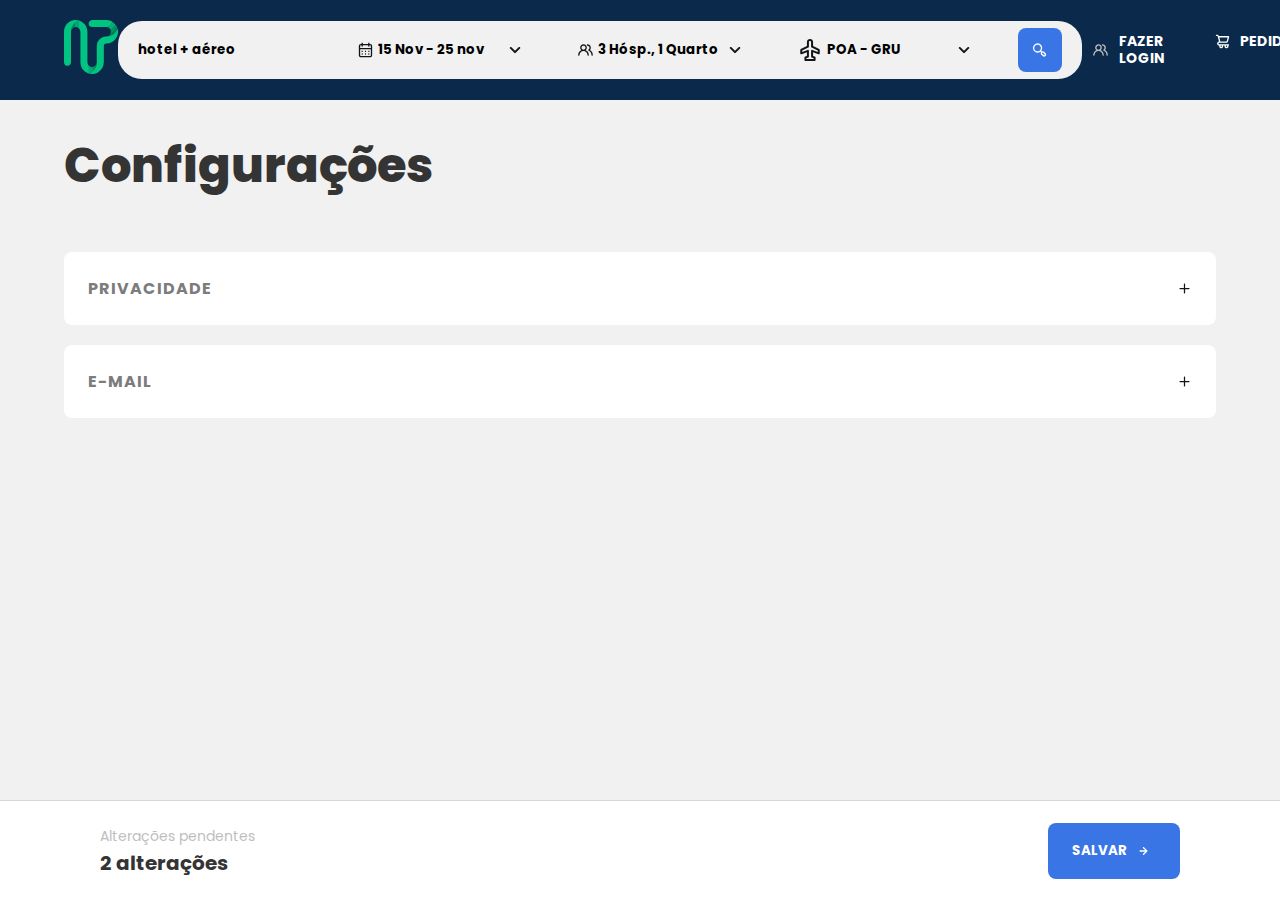
<file: views/settings.html>
<!DOCTYPE html>
<html translate="no">
<head>
  <meta charset="UTF-8">
  <meta http-equiv="X-UA-Compatible" content="IE=edge">
  <meta name="viewport" content="width=device-width, initial-scale=1.0">

  <title>B2C - Configurações</title>

  <link rel="stylesheet" href="../assets/css/styles.min.css">
</head>
<body class="page-settings">
  <header class="header-dark">
    <a href="../index.html" class="icon_container">
      <img src="../assets/images/favicon.svg" alt="Logo Infotera">
    </a>

    <div class="responsive_title">
      <p>Configurações</p>
    </div>

    <div class="header_motor_search">
      <div class="input_field">
        <input type="text" value="hotel + aéreo">
      </div>
      <div class="input_field ">
        <img src="../assets/images/calendar.svg" alt="">
        <input class="custom-width-input" type="text" value="15 Nov - 25 nov">
        <img src="../assets/images/down-arrow-1.svg" alt="">
      </div>
      <div class="input_field ">
        <img src="../assets/images/users-black.svg" alt="">
        <input class="custom-width-input" type="text" value="3 Hósp., 1 Quarto">
        <img src="../assets/images/down-arrow-1.svg" alt="">
      </div>
      <div class="input_field ">
        <img src="../assets/images/Plane.svg" alt="">
        <input class="custom-width-input" type="text" value="POA - GRU">
        <img src="../assets/images/down-arrow-1.svg" alt="">
      </div>

      <button>
        <img src="../assets/images/search.svg" alt="">
      </button>
    </div>

    <div class="navgation_container">
      <nav>
        <ul>
          <li>
            <a href="#">
              <img src="../assets/images/users.svg" alt="">
              <span>FAZER LOGIN</span>
            </a>
          </li>
          <li>
            <a href="#">
              <img src="../assets/images/cart.svg" alt="">
              <span>PEDIDO</span>
            </a>
          </li>
        </ul>
      </nav>
    </div>
  </header>

  <div class="container">
    <div class="setting_title">
      <h1>Configurações</h1>
    </div>

    <div class="settings_list-container">
      <div class="setting_tab">
        <h4>privacidade</h4>
        <img src="../assets/images/Plus.svg" alt="">
      </div>

      <div class="setting_tab">
        <h4>e-mail</h4>
        <img src="../assets/images/Plus.svg" alt="">
      </div>
    </div>
  </div>

  <div class="pendencies_bar">
    <div class="pendencies_container">
      <span>Alterações pendentes</span>
      <p>2 alterações</p>
    </div>

    <button class="btn btn-blue">
      Salvar
      <img src="../assets/images/arrow-wht.svg" alt="">
    </button>
  </div>
</body>
</html>
</file>
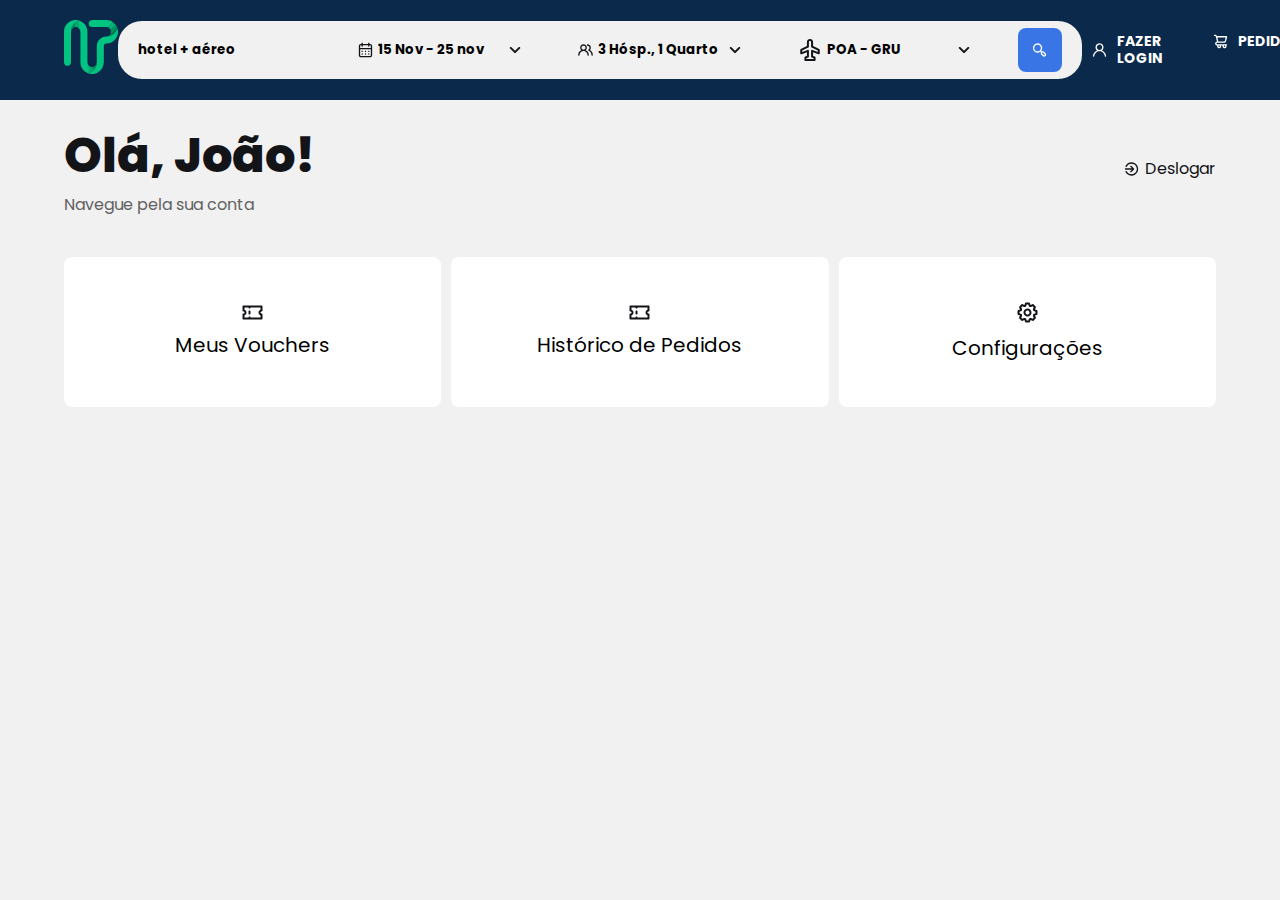
<file: views/user.html>
<!DOCTYPE html>
<html translate="no">
<head>
  <meta charset="UTF-8">
  <meta http-equiv="X-UA-Compatible" content="IE=edge">
  <meta name="viewport" content="width=device-width, initial-scale=1.0">

  <title>Document</title>

  <link rel="stylesheet" href="../assets/css/styles.min.css">
</head>
<body>
  <header class="header-dark">
    <a href="../index.html" class="icon_container">
      <img src="../assets/images/favicon.svg" alt="Logo Infotera">
    </a>

    <div class="responsive_title">
      <p>Dashboard</p>
    </div>

    <div class="header_motor_search">
      <div class="input_field">
        <input type="text" value="hotel + aéreo">
      </div>
      <div class="input_field ">
        <img src="../assets/images/calendar.svg" alt="">
        <input class="custom-width-input" type="text" value="15 Nov - 25 nov">
        <img src="../assets/images/down-arrow-1.svg" alt="">
      </div>
      <div class="input_field ">
        <img src="../assets/images/users-black.svg" alt="">
        <input class="custom-width-input" type="text" value="3 Hósp., 1 Quarto">
        <img src="../assets/images/down-arrow-1.svg" alt="">
      </div>
      <div class="input_field ">
        <img src="../assets/images/Plane.svg" alt="">
        <input class="custom-width-input" type="text" value="POA - GRU">
        <img src="../assets/images/down-arrow-1.svg" alt="">
      </div>

      <button>
        <img src="../assets/images/search.svg" alt="">
      </button>
    </div>

    <div class="navgation_container">
      <nav>
        <ul>
          <li>
            <a href="#">
              <img src="../assets/images/user-login.svg" alt="">
              <span>FAZER LOGIN</span>
            </a>
          </li>
          <li>
            <a href="#">
              <img src="../assets/images/cart.svg" alt="">
              <span>PEDIDO</span>
            </a>
          </li>
        </ul>
      </nav>
    </div>
  </header>
  
  <div class="container">
    <div>
      <div class="sub-header">
        <div class="user">
          <h1 class="dashboard-responsive">Olá, João!</h1>
          <p>Navegue pela sua conta</p>
        </div>

        <a href="../index.html" class="logout_container">
          <img src="../assets/images/Logout.svg" alt="">
          <p>Deslogar</p>
        </a>
      </div>
      <div class="user_items-container">
        <a href="./vouchers.html" class="user_item">
          <img src="../assets/images/ticket.svg" alt="">
          <p>Meus Vouchers</p>
        </a>

        <a href="./historic.html" class="user_item">
          <img src="../assets/images/ticket.svg" alt="">
          <p>Histórico de Pedidos</p>
        </a>

        <a href="./settings.html" class="user_item">
          <img src="../assets/images/cog.svg" alt="">
          <p>Configurações</p>
        </a>
      </div>
    </div>
  </div>
</body>
</html>
</file>
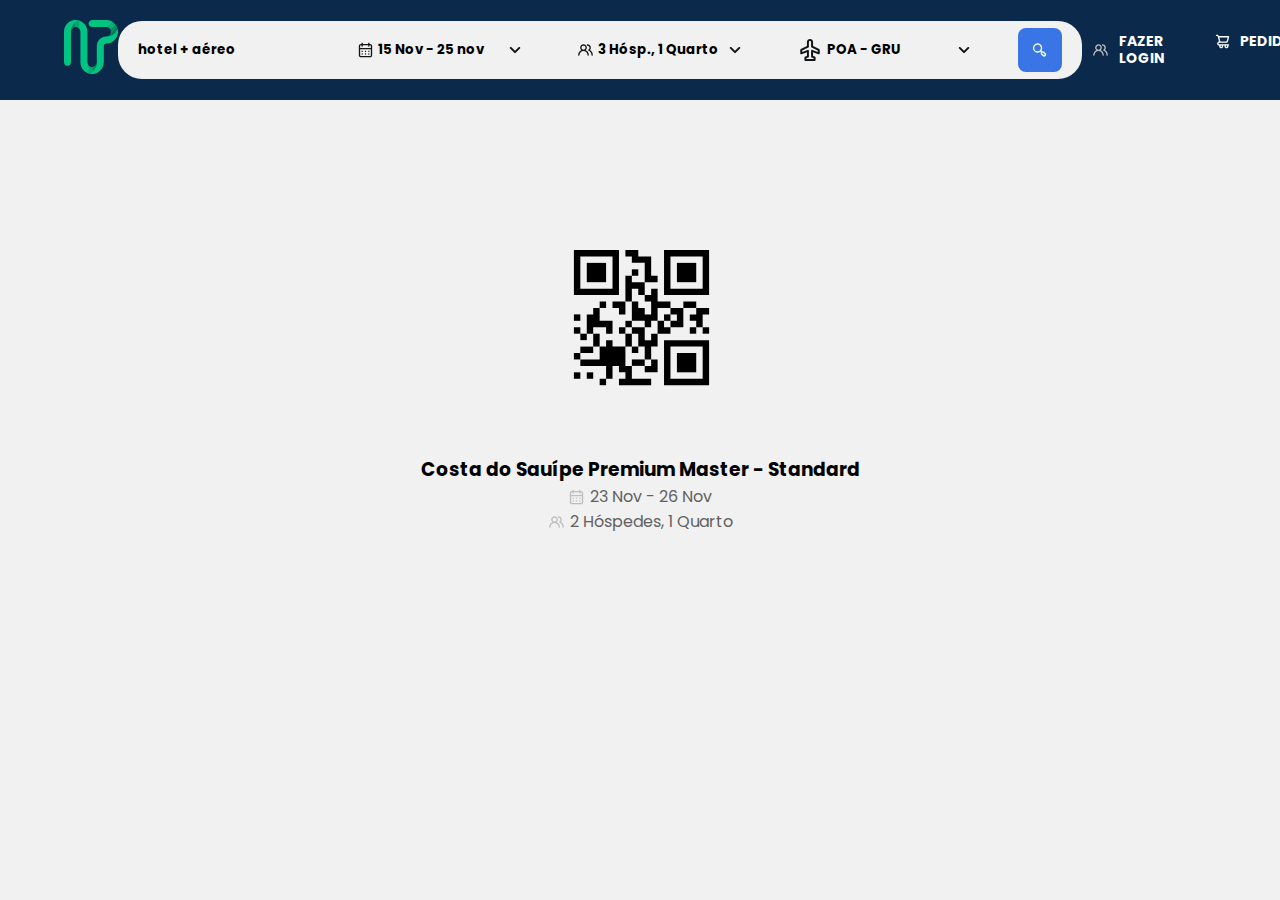
<file: views/voucher.html>
<!DOCTYPE html>
<html translate="no">
<head>
  <meta charset="UTF-8">
  <meta http-equiv="X-UA-Compatible" content="IE=edge">
  <meta name="viewport" content="width=device-width, initial-scale=1.0">

  <title>B2C - Voucher</title>

  <link rel="stylesheet" href="../assets/css/styles.min.css">
</head>
<body>
  <header class="header-dark">
    <a href="../index.html" class="icon_container">
      <img src="../assets/images/favicon.svg" alt="Logo Infotera">
    </a>

    <div class="responsive_title">
      <p>Meus Vouchers</p>
    </div>

    <div class="header_motor_search">
      <div class="input_field">
        <input type="text" value="hotel + aéreo">
      </div>
      <div class="input_field ">
        <img src="../assets/images/calendar.svg" alt="">
        <input class="custom-width-input" type="text" value="15 Nov - 25 nov">
        <img src="../assets/images/down-arrow-1.svg" alt="">
      </div>
      <div class="input_field ">
        <img src="../assets/images/users-black.svg" alt="">
        <input class="custom-width-input" type="text" value="3 Hósp., 1 Quarto">
        <img src="../assets/images/down-arrow-1.svg" alt="">
      </div>
      <div class="input_field ">
        <img src="../assets/images/Plane.svg" alt="">
        <input class="custom-width-input" type="text" value="POA - GRU">
        <img src="../assets/images/down-arrow-1.svg" alt="">
      </div>

      <button>
        <img src="../assets/images/search.svg" alt="">
      </button>
    </div>

    <div class="navgation_container">
      <nav>
        <ul>
          <li>
            <a href="#">
              <img src="../assets/images/users.svg" alt="">
              <span>FAZER LOGIN</span>
            </a>
          </li>
          <li>
            <a href="#">
              <img src="../assets/images/cart.svg" alt="">
              <span>PEDIDO</span>
            </a>
          </li>
        </ul>
      </nav>
    </div>
  </header>
  <div class="container">
    <div class="qrcode_container">
      <div class="qrcode">
        <img src="../assets/images/qr.svg" alt="">
      </div>

      <div class="qrcode_details">
        <h3>Costa do Sauípe Premium Master - Standard</h3>
        <div class="qrcode_detail-item">
          <img src="../assets/images/calendar_gray.svg" alt="">
          <p>23 Nov - 26 Nov</p>
        </div>
        <div class="qrcode_detail-item">
          <img src="../assets/images/users.svg" alt="">
          <p>2 Hóspedes, 1 Quarto</p>
        </div>
      </div>
    </div>
  </div>
</body>
</html>
</file>
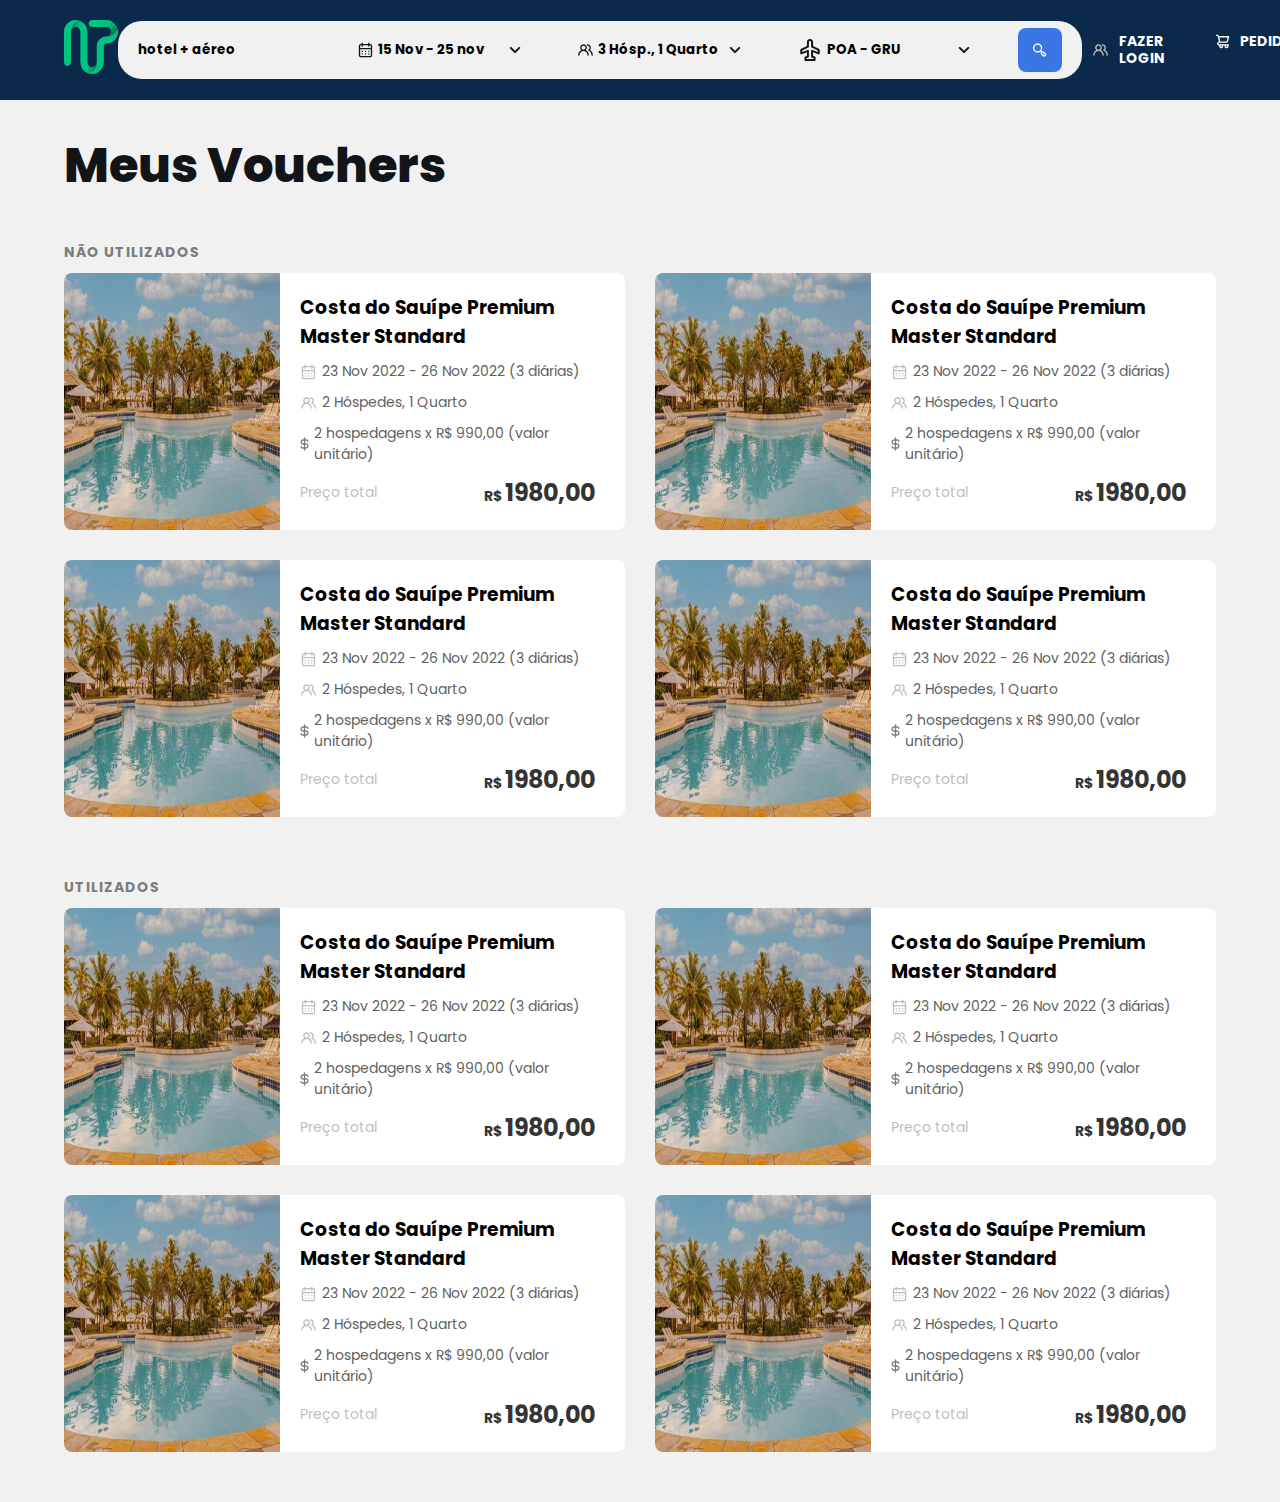
<file: views/vouchers.html>
<!DOCTYPE html>
<html translate="no">
<head>
  <meta charset="UTF-8">
  <meta http-equiv="X-UA-Compatible" content="IE=edge">
  <meta name="viewport" content="width=device-width, initial-scale=1.0">

  <title>B2C - Meus Vouchers</title>

  <link rel="stylesheet" href="../assets/css/styles.min.css">
</head>
<body class="page-vouchers">
  <header class="header-dark">
    <a href="../index.html" class="icon_container">
      <img src="../assets/images/favicon.svg" alt="Logo Infotera">
    </a>

    <div class="responsive_title">
      <p>Meus Vouchers</p>
    </div>

    <div class="header_motor_search">
      <div class="input_field">
        <input type="text" value="hotel + aéreo">
      </div>
      <div class="input_field ">
        <img src="../assets/images/calendar.svg" alt="">
        <input class="custom-width-input" type="text" value="15 Nov - 25 nov">
        <img src="../assets/images/down-arrow-1.svg" alt="">
      </div>
      <div class="input_field ">
        <img src="../assets/images/users-black.svg" alt="">
        <input class="custom-width-input" type="text" value="3 Hósp., 1 Quarto">
        <img src="../assets/images/down-arrow-1.svg" alt="">
      </div>
      <div class="input_field ">
        <img src="../assets/images/Plane.svg" alt="">
        <input class="custom-width-input" type="text" value="POA - GRU">
        <img src="../assets/images/down-arrow-1.svg" alt="">
      </div>

      <button>
        <img src="../assets/images/search.svg" alt="">
      </button>
    </div>

    <div class="navgation_container">
      <nav>
        <ul>
          <li>
            <a href="#">
              <img src="../assets/images/users.svg" alt="">
              <span>FAZER LOGIN</span>
            </a>
          </li>
          <li>
            <a href="#">
              <img src="../assets/images/cart.svg" alt="">
              <span>PEDIDO</span>
            </a>
          </li>
        </ul>
      </nav>
    </div>
  </header>
  <div class="container page-vouchers">
    <div class="title_container">
      <h1>Meus Vouchers</h1>
    </div>
    <div class="list_vouchers">
      <div class="subtitle_container">
        <h3>Não utilizados</h3>
      </div>
      <div class="vouchers_list-container">
        <a href="./voucher.html" class="voucher_item">
          <div class="voucher_image-container">
            <img src="../assets/images/312846914-p-500.jpg" alt="">
          </div>
          <div class="voucher_detail-container">
            <h3>Costa do Sauípe Premium Master Standard</h3>
            <div class="content_item">
              <img src="../assets/images/calendar_gray.svg" alt="">
              <p>23 Nov 2022 - 26 Nov 2022 (3 diárias)</p>
            </div>
  
            <div class="content_item">
              <img src="../assets/images/users.svg" alt="">
              <p>2 Hóspedes, 1 Quarto</p>
            </div>
            
            <div class="content_item content_item-hide">
              <img src="../assets/images/currency.svg" alt="">
              <p>2 hospedagens x R$ 990,00 (valor unitário)</p>
            </div>
            <div class="voucher_detail-footer">
              <p>Preço total</p>
              <p class="text_price">
                R$ <span>1980,00</span>
              </p>
            </div>
          </div>
  
        </a>
  
        <a href="./voucher.html" class="voucher_item">
          <div class="voucher_image-container">
            <img src="../assets/images/312846914-p-500.jpg" alt="">
          </div>
          <div class="voucher_detail-container">
            <h3>Costa do Sauípe Premium Master Standard</h3>
            <div class="content_item">
              <img src="../assets/images/calendar_gray.svg" alt="">
              <p>23 Nov 2022 - 26 Nov 2022 (3 diárias)</p>
            </div>
  
            <div class="content_item">
              <img src="../assets/images/users.svg" alt="">
              <p>2 Hóspedes, 1 Quarto</p>
            </div>
            
            <div class="content_item content_item-hide">
              <img src="../assets/images/currency.svg" alt="">
              <p>2 hospedagens x R$ 990,00 (valor unitário)</p>
            </div>
            <div class="voucher_detail-footer">
              <p>Preço total</p>
              <p class="text_price">
                R$ <span>1980,00</span>
              </p>
            </div>
          </div>
  
        </a>
  
        <a href="./voucher.html" class="voucher_item">
          <div class="voucher_image-container">
            <img src="../assets/images/312846914-p-500.jpg" alt="">
          </div>
          <div class="voucher_detail-container">
            <h3>Costa do Sauípe Premium Master Standard</h3>
            <div class="content_item">
              <img src="../assets/images/calendar_gray.svg" alt="">
              <p>23 Nov 2022 - 26 Nov 2022 (3 diárias)</p>
            </div>
  
            <div class="content_item">
              <img src="../assets/images/users.svg" alt="">
              <p>2 Hóspedes, 1 Quarto</p>
            </div>
            
            <div class="content_item content_item-hide">
              <img src="../assets/images/currency.svg" alt="">
              <p>2 hospedagens x R$ 990,00 (valor unitário)</p>
            </div>
            <div class="voucher_detail-footer">
              <p>Preço total</p>
              <p class="text_price">
                R$ <span>1980,00</span>
              </p>
            </div>
          </div>
  
        </a>
  
        <a href="./voucher.html" class="voucher_item">
          <div class="voucher_image-container">
            <img src="../assets/images/312846914-p-500.jpg" alt="">
          </div>
          <div class="voucher_detail-container">
            <h3>Costa do Sauípe Premium Master Standard</h3>
            <div class="content_item">
              <img src="../assets/images/calendar_gray.svg" alt="">
              <p>23 Nov 2022 - 26 Nov 2022 (3 diárias)</p>
            </div>
  
            <div class="content_item">
              <img src="../assets/images/users.svg" alt="">
              <p>2 Hóspedes, 1 Quarto</p>
            </div>
            
            <div class="content_item content_item-hide">
              <img src="../assets/images/currency.svg" alt="">
              <p>2 hospedagens x R$ 990,00 (valor unitário)</p>
            </div>
            <div class="voucher_detail-footer">
              <p>Preço total</p>
              <p class="text_price">
                R$ <span>1980,00</span>
              </p>
            </div>
          </div>
  
        </a>
      </div>
    </div>

    <div class="list_vouchers">
      <div class="subtitle_container">
        <h3>utilizados</h3>
      </div>
      <div class="vouchers_list-container items-opacity-semiopaque">
        <a href="./voucher.html" class="voucher_item">
          <div class="voucher_image-container">
            <img src="../assets/images/312846914-p-500.jpg" alt="">
          </div>
          <div class="voucher_detail-container">
            <h3>Costa do Sauípe Premium Master Standard</h3>
            <div class="content_item">
              <img src="../assets/images/calendar_gray.svg" alt="">
              <p>23 Nov 2022 - 26 Nov 2022 (3 diárias)</p>
            </div>
  
            <div class="content_item">
              <img src="../assets/images/users.svg" alt="">
              <p>2 Hóspedes, 1 Quarto</p>
            </div>
            
            <div class="content_item content_item-hide">
              <img src="../assets/images/currency.svg" alt="">
              <p>2 hospedagens x R$ 990,00 (valor unitário)</p>
            </div>
            <div class="voucher_detail-footer">
              <p>Preço total</p>
              <p class="text_price">
                R$ <span>1980,00</span>
              </p>
            </div>
          </div>
  
        </a>
  
        <a href="./voucher.html" class="voucher_item">
          <div class="voucher_image-container">
            <img src="../assets/images/312846914-p-500.jpg" alt="">
          </div>
          <div class="voucher_detail-container">
            <h3>Costa do Sauípe Premium Master Standard</h3>
            <div class="content_item">
              <img src="../assets/images/calendar_gray.svg" alt="">
              <p>23 Nov 2022 - 26 Nov 2022 (3 diárias)</p>
            </div>
  
            <div class="content_item">
              <img src="../assets/images/users.svg" alt="">
              <p>2 Hóspedes, 1 Quarto</p>
            </div>
            
            <div class="content_item content_item-hide">
              <img src="../assets/images/currency.svg" alt="">
              <p>2 hospedagens x R$ 990,00 (valor unitário)</p>
            </div>
            <div class="voucher_detail-footer">
              <p>Preço total</p>
              <p class="text_price">
                R$ <span>1980,00</span>
              </p>
            </div>
          </div>
  
        </a>
  
        <a href="./voucher.html" class="voucher_item">
          <div class="voucher_image-container">
            <img src="../assets/images/312846914-p-500.jpg" alt="">
          </div>
          <div class="voucher_detail-container">
            <h3>Costa do Sauípe Premium Master Standard</h3>
            <div class="content_item">
              <img src="../assets/images/calendar_gray.svg" alt="">
              <p>23 Nov 2022 - 26 Nov 2022 (3 diárias)</p>
            </div>
  
            <div class="content_item">
              <img src="../assets/images/users.svg" alt="">
              <p>2 Hóspedes, 1 Quarto</p>
            </div>
            
            <div class="content_item content_item-hide">
              <img src="../assets/images/currency.svg" alt="">
              <p>2 hospedagens x R$ 990,00 (valor unitário)</p>
            </div>
            <div class="voucher_detail-footer">
              <p>Preço total</p>
              <p class="text_price">
                R$ <span>1980,00</span>
              </p>
            </div>
          </div>
  
        </a>
  
        <a href="./voucher.html" class="voucher_item">
          <div class="voucher_image-container">
            <img src="../assets/images/312846914-p-500.jpg" alt="">
          </div>
          <div class="voucher_detail-container">
            <h3>Costa do Sauípe Premium Master Standard</h3>
            <div class="content_item">
              <img src="../assets/images/calendar_gray.svg" alt="">
              <p>23 Nov 2022 - 26 Nov 2022 (3 diárias)</p>
            </div>
  
            <div class="content_item">
              <img src="../assets/images/users.svg" alt="">
              <p>2 Hóspedes, 1 Quarto</p>
            </div>
            
            <div class="content_item content_item-hide">
              <img src="../assets/images/currency.svg" alt="">
              <p>2 hospedagens x R$ 990,00 (valor unitário)</p>
            </div>
            <div class="voucher_detail-footer">
              <p>Preço total</p>
              <p class="text_price">
                R$ <span>1980,00</span>
              </p>
            </div>
          </div>
  
        </a>
      </div>
    </div>
  </div>
</body>
</html>
</file>
<file: assets/css/styles.min.css>
@import"https://fonts.googleapis.com/css2?family=Poppins:wght@300;400;500;600;700;800&display=swap";:root{--primary-color: #3975E5;--secondary-color: #0B294B;--terciary-color: #20C997;--feedback-good-color: #78D9BC;--feedback-attention-color: #F6CE65;--feedback-bad-color: #D76363;--neutral-low-color: #131418;--neutral-low-light-color: #7C7C7C;--neutral-low-medium-color: #616161;--neutral-low-dark-color: #343435;--neutral-high-color: #C4C4C4;--neutral-high-light-color: #F1F1F1;--neutral-high-medium-color: #D8D8D8;--neutral-high-dark-color: #BEBEBE;--white-color: #FFF;--black-color: #000;--font-family: "Poppins", brother-1816, sans-serif;--font-extrabold: 800;--font-bold: 700;--font-medium: 500;--font-regular: 400;--font-thin: 350;--font-size-xxxs: 12px;--font-size-xxs: 14px;--font-size-xs: 16px;--font-size-sm: 20px;--font-size-md: 24px;--font-size-lg: 32px;--font-size-xl: 40px;--font-size-xxl: 48px;--font-size-xxxl: 64px;--font-size-display: 80px;--font-size-giant: 96px;--font-size-enormous: 128px;--line-height-default: 100%;--line-height-xs: 115%;--line-height-sm: 120%;--line-height-md: 133%;--line-height-lg: 150%;--line-height-xl: 170%;--line-height-xxl: 200%;--border-radius-none: 0px;--border-radius-sm: 8px;--border-radius-md: 16px;--border-radius-lg: 24px;--border-radius-pill: 500px;--border-width-none: 0px;--border-width-hairline: 1px;--border-width-thin: 2px;--border-width-thick: 4px;--border-width-heavy: 8px;--opacity-semiopaque: .72;--opacity-bold: .64;--opacity-medium: .32;--opacity-light: .16;--opacity-transparent: .08;--shadow-level-1: 0px 4px 8px;--shadow-level-2: 0px 8px 24px;--shadow-level-3: 0px 16px 32px;--shadow-level-4: 0px 16px 48px}*{margin:0;padding:0;-webkit-box-sizing:border-box;box-sizing:border-box;font-family:var(--font-family)}@media(max-width: 1080px){html{font-size:93.75%}}@media(max-width: 720px){html{font-size:87.5%}}select,button{cursor:pointer}a{color:inherit;text-decoration:none;color:var(--black-color)}.hide{display:none}header{height:6.25rem;width:100vw;display:-webkit-box;display:-ms-flexbox;display:flex;-webkit-box-pack:justify;-ms-flex-pack:justify;justify-content:space-between;-webkit-box-align:center;-ms-flex-align:center;align-items:center;padding:0 4rem;position:relative;top:0}header .responsive_title{display:none}header .icon_container img{height:3.375rem;width:3.375rem}header .icon_container p{display:none}header nav ul{display:-webkit-box;display:-ms-flexbox;display:flex;gap:1.875rem}header nav ul li{padding:0.625rem}header nav ul li a{display:-webkit-box;display:-ms-flexbox;display:flex;gap:0.625rem;color:var(--white-color);gap:0.625rem;font-size:var(--font-size-xxs);line-height:var(--line-height-sm);font-weight:var(--font-bold);-webkit-transition:.4s;transition:.4s}header nav ul li a img.desktop-image{display:block}header nav ul li a img.responsive-image{display:none}header nav ul li a:hover{opacity:var(--opacity-semiopaque)}header.header-dark{background-color:var(--secondary-color)}header.header-dark .header_motor_search{display:-webkit-box;display:-ms-flexbox;display:flex;-webkit-box-align:center;-ms-flex-align:center;align-items:center;gap:1.25rem;background-color:var(--neutral-high-light-color);border-radius:var(--border-radius-lg);padding:0.4375rem 1.25rem}header.header-dark .header_motor_search.mobile{display:none}header.header-dark .header_motor_search .input_field{display:-webkit-box;display:-ms-flexbox;display:flex;-webkit-box-align:center;-ms-flex-align:center;align-items:center;gap:0.3125rem;width:12.5rem}header.header-dark .header_motor_search .input_field input{background-color:rgba(0,0,0,0);font-weight:var(--font-bold)}header.header-dark .header_motor_search .input_field input.custom-width-input{width:60%}header.header-dark .header_motor_search button{background-color:var(--primary-color);padding:0.625rem;border-radius:var(--border-radius-sm);display:-webkit-box;display:-ms-flexbox;display:flex;-webkit-box-align:center;-ms-flex-align:center;align-items:center;-webkit-box-pack:center;-ms-flex-pack:center;justify-content:center}@media(max-width: 575px){header{color:var(--black-color) !important;padding:0 1.25rem;position:relative;width:100vw}header.header-home img{display:none}header.header-home .navgation_container nav ul li a{color:var(--neutral-low-color)}header.header-home .navgation_container nav ul li a img.desktop-image{display:none}header.header-home .navgation_container nav ul li a img.responsive-image{display:block}header.header-dark{display:-webkit-box;display:-ms-flexbox;display:flex}header.header-dark .header_motor_search{display:none;gap:none;-webkit-box-pack:justify;-ms-flex-pack:justify;justify-content:space-between}header.header-services{height:150px;-webkit-box-align:start;-ms-flex-align:start;align-items:flex-start;padding:20px}header.header-services .icon_container{display:-webkit-box;display:-ms-flexbox;display:flex;gap:5px;-webkit-box-align:center;-ms-flex-align:center;align-items:center}header.header-services .icon_container p{font-size:var(--font-size-md);color:var(--white-color);font-weight:var(--font-bold)}header.header-services .header_motor_search{display:-webkit-box;display:-ms-flexbox;display:flex;position:absolute;bottom:20px;right:50%;-webkit-transform:translate(50%);transform:translate(50%);width:90%}header.header-services .header_motor_search.desktop{display:none}header.header-services .header_motor_search.mobile{display:-webkit-box;display:-ms-flexbox;display:flex}header.header-services .header_motor_search.mobile button{background-color:rgba(0,0,0,0)}header.header-services .header_motor_search.mobile button.btn-filters-mobile{border:1px solid var(--neutral-low-color);padding:5px;border-radius:50%}header .icon_container img{height:2.5rem;width:2.5rem}header .icon_container p{display:block}header .responsive_title{display:block;position:absolute;top:50%;left:50%;-webkit-transform:translate(-50%, -50%);transform:translate(-50%, -50%);text-align:center}header .responsive_title p{font-size:var(--font-size-xs);color:var(--white-color);font-weight:var(--font-bold)}header nav ul{gap:5px !important}header .navgation_container a span{display:none}header.header-hide-responsive{display:none}}.btn{padding:1rem 1.5rem;border-radius:var(--border-radius-sm);display:-webkit-box;display:-ms-flexbox;display:flex;gap:0.3125rem;-webkit-box-align:center;-ms-flex-align:center;align-items:center;font-weight:var(--font-bold);text-transform:uppercase;-webkit-transition:.4s;transition:.4s}.btn.btn-transparent{background-color:rgba(0,0,0,0)}.btn.btn-filter-sidebar{padding:0.625rem 0.9375rem;border:solid 0.125rem var(--neutral-high-medium-color);color:var(--neutral-high-medium-color);border-radius:var(--border-radius-sm);font-size:var(--font-size-xxs);-webkit-transition:.4s;transition:.4s}.btn.btn-filter-sidebar:hover,.btn.btn-filter-sidebar.selected{border-color:var(--secondary-color);color:var(--secondary-color)}.btn.btn-blue{background-color:var(--primary-color);color:var(--white-color)}.btn.btn-border-bottom{border-bottom:0.0625rem solid var(--black-color);border-radius:0}.btn.btn-action{padding:0;font-weight:var(--font-regular);text-transform:capitalize;-webkit-transition:.3s;transition:.3s}.btn.btn-action:hover{font-weight:var(--font-bold)}.btn.btn-delete{background-color:rgba(0,0,0,0);padding:0 0.3125rem;display:-webkit-box;display:-ms-flexbox;display:flex;-webkit-box-align:center;-ms-flex-align:center;align-items:center;gap:0.3125rem;color:var(--feedback-bad-color);border-bottom:solid 0.0625rem var(--feedback-bad-color);border-radius:0;font-weight:var(--font-regular);text-transform:capitalize;-webkit-transition:.3s;transition:.3s}.btn.btn-delete:hover{border-width:0.125rem;font-weight:var(--font-bold)}.btn.no-border{border:none}.btn.btn-letter-spacing{letter-spacing:0.0625rem;font-weight:var(--font-medium)}.btn.button_continue_checkout{display:-webkit-box;display:-ms-flexbox;display:flex;width:100%;border:0.0625rem solid var(--neutral-low-color);border-radius:var(--border-radius-sm);-webkit-box-align:center;-ms-flex-align:center;align-items:center;-webkit-box-pack:center;-ms-flex-pack:center;justify-content:center}.btn.button_continue_checkout:hover{font-weight:var(--font-bold);border-width:0.125rem}.btn.btn-social-medias{padding:0.625rem 1.25rem;width:12.5rem;border-radius:0;height:2.5rem;display:-webkit-box;display:-ms-flexbox;display:flex;-webkit-box-align:center;-ms-flex-align:center;align-items:center;-webkit-box-pack:start;-ms-flex-pack:start;justify-content:flex-start;gap:0.3125rem;text-transform:capitalize;font-weight:var(--font-regular);font-size:var(--font-size-xxxs);color:var(--white-color);-webkit-transition:.3s;transition:.3s}.btn.btn-social-medias:hover{opacity:var(--opacity-semiopaque)}.btn.btn-social-medias.facebook-button{background-color:#1877f2}.btn.btn-social-medias.apple-button{background-color:var(--black-color);-webkit-box-pack:center;-ms-flex-pack:center;justify-content:center}.btn.btn-social-medias.google-button{background-color:#346ef1;padding-left:0;-webkit-box-pack:start;-ms-flex-pack:start;justify-content:start}.btn.btn-social-medias.local_account-button{background-color:var(--white-color);color:var(--black-color);border:solid 0.0625rem var(--black-color);-webkit-box-pack:center;-ms-flex-pack:center;justify-content:center}.btn:hover{opacity:var(--opacity-semiopaque)}*{padding:0;margin:0;-webkit-box-sizing:border-box;box-sizing:border-box;text-decoration:none;list-style:none;font-family:var(--font-family);outline:none;border:none}body{height:100vh}.motor-background{background-color:var(--neutral-low-light-color);height:40vh;position:relative}.motor_search{background-color:var(--white-color);width:90%;margin:0 auto;border-radius:var(--border-radius-sm);padding:1.25rem 1.875rem;border:solid var(--border-width-hairline) var(--neutral-high-dark-color);position:absolute;left:5%;top:80%}.motor_search h2{font-weight:var(--font-extrabold);font-size:var(--font-size-lg)}.motor_search .search_options-container{display:-webkit-box;display:-ms-flexbox;display:flex;-webkit-box-pack:justify;-ms-flex-pack:justify;justify-content:space-between;-webkit-box-align:center;-ms-flex-align:center;align-items:center;height:auto;padding:0.75rem}.motor_search .search_options-container .search_options{display:-webkit-box;display:-ms-flexbox;display:flex;gap:0.3125rem;background-color:var(--neutral-high-medium-color);width:-webkit-fit-content;width:-moz-fit-content;width:fit-content;border-radius:var(--border-radius-lg);padding:0.1875rem;-webkit-box-pack:justify;-ms-flex-pack:justify;justify-content:space-between}.motor_search .search_options-container .search_options a{display:-webkit-box;display:-ms-flexbox;display:flex;gap:0.3125rem;-webkit-box-align:center;-ms-flex-align:center;align-items:center;padding:0.5rem 0.75rem;background-color:rgba(0,0,0,0);border-radius:var(--border-radius-lg);font-size:var(--font-size-xxs);font-weight:var(--font-bold);color:var(--neutral-high-dark-color);-webkit-transition:.4s;transition:.4s}.motor_search .search_options-container .search_options a.current{background-color:var(--white-color);color:var(--black-color)}.motor_search .search_options-container .search_options a:hover{background-color:var(--white-color);color:var(--black-color)}.motor_search .search_options-container .search_options a img{width:0.875rem;height:0.875rem}.motor_search .disclaimer-container{display:-webkit-box;display:-ms-flexbox;display:flex;margin:1.5rem 0 0 0}.motor_search .disclaimer-container img{height:2.1875rem;width:2.1875rem}.motor_search .disclaimer-container p{font-size:var(--font-size-xxs);color:var(--neutral-high-dark-color);line-height:var(--line-height-sm);display:-webkit-box;display:-ms-flexbox;display:flex;-webkit-box-align:center;-ms-flex-align:center;align-items:center;gap:0.3125rem}.search_fields-container{background-color:var(--neutral-high-light-color);height:5.625rem;width:100%;border-radius:var(--border-radius-lg);display:grid;grid-template-columns:2fr 2fr 2fr 1fr}.search_fields-container .input_field-container{display:-webkit-box;display:-ms-flexbox;display:flex;-webkit-box-orient:vertical;-webkit-box-direction:normal;-ms-flex-direction:column;flex-direction:column;-webkit-box-pack:center;-ms-flex-pack:center;justify-content:center;padding:0 2.1875rem;position:relative}.search_fields-container .input_field-container input{background-color:rgba(0,0,0,0);padding:0.625rem}.search_fields-container .input_field-container input::-webkit-input-placeholder{color:var(--neutral-low-medium-color);font-size:var(--font-size-xs)}.search_fields-container .input_field-container input::-moz-placeholder{color:var(--neutral-low-medium-color);font-size:var(--font-size-xs)}.search_fields-container .input_field-container input:-ms-input-placeholder{color:var(--neutral-low-medium-color);font-size:var(--font-size-xs)}.search_fields-container .input_field-container input::-ms-input-placeholder{color:var(--neutral-low-medium-color);font-size:var(--font-size-xs)}.search_fields-container .input_field-container input::placeholder{color:var(--neutral-low-medium-color);font-size:var(--font-size-xs)}.search_fields-container .input_field-container .field_label-container{display:-webkit-box;display:-ms-flexbox;display:flex;gap:0.3125rem}.search_fields-container .input_field-container .field_label-container img.right-icon{height:1rem;width:1rem;position:absolute;right:2.1875rem;top:2.1875rem;cursor:pointer}.search_fields-container .input_field-container .field_label-container label{font-size:var(--font-size-xxs);color:var(--neutral-high-dark-color);font-weight:var(--font-bold);text-transform:uppercase}.search_fields-container .motor_button-container{display:-webkit-box;display:-ms-flexbox;display:flex;-webkit-box-pack:end;-ms-flex-pack:end;justify-content:flex-end;-webkit-box-align:center;-ms-flex-align:center;align-items:center;padding:0 1.875rem}.search_fields-container .motor_button-container .filter_title-container{display:none}.flex_align_center{display:-webkit-box;display:-ms-flexbox;display:flex;-webkit-box-align:center;-ms-flex-align:center;align-items:center;gap:0.625rem}.overlay_guests{display:none}.overlay_guests.active{display:-webkit-box;display:-ms-flexbox;display:flex;-webkit-box-orient:vertical;-webkit-box-direction:normal;-ms-flex-direction:column;flex-direction:column;gap:0.9375rem;position:absolute;top:6.25rem;right:0rem;z-index:1000;background-color:var(--neutral-low-light-color);background-color:var(--white-color);border-radius:var(--border-radius-sm);width:90%;padding:1.25rem}.overlay_guests.active h4{font-size:var(--font-size-xxs);color:var(--neutral-high-dark-color);font-weight:var(--font-bold);letter-spacing:0.0625rem;text-transform:uppercase;margin-bottom:0.625rem}.overlay_guests.active h3{font-size:var(--font-size-xs);color:var(--black-color);font-weight:var(--font-bold)}.overlay_guests.active .overlay_content-item{display:-webkit-box;display:-ms-flexbox;display:flex;-webkit-box-pack:justify;-ms-flex-pack:justify;justify-content:space-between;-webkit-box-align:center;-ms-flex-align:center;align-items:center}.overlay_guests.active .overlay_content-item .overlay_item-label{color:var(--neutral-high-dark-color);font-size:var(--font-size-xxs)}.overlay_guests.active .overlay_add_room-container{display:-webkit-box;display:-ms-flexbox;display:flex;height:3.75rem;-webkit-box-pack:center;-ms-flex-pack:center;justify-content:center;-webkit-box-align:center;-ms-flex-align:center;align-items:center}.overlay_guests.active .overlay_add_room-container button{height:100%;background-color:rgba(0,0,0,0);border:0.125rem solid var(--black-color);cursor:pointer;font-size:var(--font-size-xs);text-transform:uppercase;padding:0.625rem;font-weight:var(--font-medium);border-radius:var(--border-radius-sm);letter-spacing:0.0625rem;-webkit-transition:.3s;transition:.3s}.overlay_guests.active .overlay_add_room-container button:hover{font-weight:var(--font-bold)}.overlay_guests.active .overlay_buttons-container{display:-webkit-box;display:-ms-flexbox;display:flex;gap:0.625rem;-webkit-box-align:center;-ms-flex-align:center;align-items:center;-webkit-box-pack:center;-ms-flex-pack:center;justify-content:center}.overlay_guests.active .overlay_buttons-container p.count_adults{color:var(--black-color);font-weight:var(--font-bold);font-size:var(--font-size-sm)}.overlay_guests.active .overlay_buttons-container .overley_action_button{border-radius:50%;border:0.125rem solid var(--black-color);background-color:#fff;display:-webkit-box;display:-ms-flexbox;display:flex;-webkit-box-pack:center;-ms-flex-pack:center;justify-content:center;-webkit-box-align:center;-ms-flex-align:center;align-items:center;padding:0.3125rem;cursor:pointer;-webkit-transition:.3s;transition:.3s}body{background-color:var(--neutral-high-light-color)}.container{width:90%;margin:0 auto}.container .title_container{padding:1.875rem 0}.container .title_container h1{font-weight:var(--font-extrabold)}.order_filters-container{display:-webkit-box;display:-ms-flexbox;display:flex;-webkit-box-align:center;-ms-flex-align:center;align-items:center;gap:1.5rem}.order_filters-container p{font-weight:var(--font-bold);color:var(--neutral-low-light-color)}.order_filters-container .order_filter_item-container{display:-webkit-box;display:-ms-flexbox;display:flex;gap:0.3125rem}.order_filters-container .order_filter_item-container .order_filter_item{border:solid var(--border-width-hairline) var(--neutral-high-medium-color);border-radius:var(--border-radius-sm);padding:0.25rem;cursor:pointer;-webkit-transition:.4s;transition:.4s}.order_filters-container .order_filter_item-container .order_filter_item p{color:var(--neutral-high-medium-color);font-weight:var(--font-bold);font-size:var(--font-size-xxxs);text-transform:uppercase;-webkit-transition:.4s;transition:.4s}.order_filters-container .order_filter_item-container .order_filter_item:hover{border-color:var(--black-color);color:var(--black-color)}.order_filters-container .order_filter_item-container .order_filter_item:hover p{color:var(--black-color)}.container_content{display:-webkit-box;display:-ms-flexbox;display:flex;-webkit-box-pack:justify;-ms-flex-pack:justify;justify-content:space-between}.container_content .hotel_list-container{margin-top:3.125rem;display:-webkit-box;display:-ms-flexbox;display:flex;-webkit-box-orient:vertical;-webkit-box-direction:normal;-ms-flex-direction:column;flex-direction:column;gap:1.25rem;width:75%;border-radius:var(--border-radius-sm);-webkit-transition:.4s;transition:.4s}.container_content .hotel_list-container .hotel_list-item{display:grid;grid-template-columns:1fr 4fr}.container_content .hotel_list-container .hotel_list-item .image_hotel{width:25rem;height:100%;border-radius:0;background-color:var(--white-color)}.container_content .hotel_list-container .hotel_list-item .image_hotel img{width:100%;height:100%;border-radius:var(--border-radius-sm)}.container_content .hotel_list-container .hotel_list-item .card_body-container{padding:1.25rem 1.875rem;background-color:var(--white-color);border-radius:0 var(--border-radius-sm) var(--border-radius-sm) 0}.container_content .hotel_list-container .hotel_list-item .card_body-container .card_title-container{display:-webkit-box;display:-ms-flexbox;display:flex;-webkit-box-pack:justify;-ms-flex-pack:justify;justify-content:space-between}.container_content .hotel_list-container .hotel_list-item .card_body-container .card_title-container .label-container{background-color:var(--secondary-color);padding:0.3125rem 0.625rem;border-radius:var(--border-radius-sm)}.container_content .hotel_list-container .hotel_list-item .card_body-container .card_title-container .label-container p.label{color:var(--white-color);font-weight:var(--font-bold)}.container_content .hotel_list-container .hotel_list-item .card_body-container .card_title-container .assessment-container{background-color:var(--feedback-good-color);padding:0.3125rem 0.625rem;border-radius:var(--border-radius-sm)}.container_content .hotel_list-container .hotel_list-item .card_body-container .card_title-container .assessment-container p{color:var(--white-color);font-weight:var(--font-regular)}.container_content .hotel_list-container .hotel_list-item .card_body-container .card_title-container .assessment-container p span{font-size:var(--font-size-sm);font-weight:var(--font-bold)}.container_content .hotel_list-container .hotel_list-item .card_body-container .card-content{padding:0.75rem 0}.container_content .hotel_list-container .hotel_list-item .card_body-container .card-content h3{font-size:var(--font-size-md)}.container_content .hotel_list-container .hotel_list-item .card_body-container .card-content p{padding-top:0.3125rem;font-size:var(--font-size-xxxs);color:var(--neutral-low-light-color)}.container_content .hotel_list-container .hotel_list-item .card_body-container .card-content .boardTypes-container{display:grid;grid-template-columns:1fr 1fr;gap:0.9375rem;padding-top:1.875rem}.container_content .hotel_list-container .hotel_list-item .card_body-container .card-content .boardTypes-container .boardType-content{display:-webkit-box;display:-ms-flexbox;display:flex;gap:0.3125rem;-webkit-box-align:center;-ms-flex-align:center;align-items:center}.container_content .hotel_list-container .hotel_list-item .card_body-container .card-content .boardTypes-container .boardType-content img{height:0.75rem;width:0.75rem}.container_content .hotel_list-container .hotel_list-item .card_body-container .card-content .boardTypes-container .boardType-content p{font-size:var(--font-size-xxs);color:var(--feedback-good-color)}.container_content .hotel_list-container .hotel_list-item .card_body-container .card-content .price_details-container{padding-top:0.9375rem;display:-webkit-box;display:-ms-flexbox;display:flex;-webkit-box-pack:justify;-ms-flex-pack:justify;justify-content:space-between;-webkit-box-align:center;-ms-flex-align:center;align-items:center}.container_content .hotel_list-container .hotel_list-item .card_body-container .card-content .price_details-container p{color:var(--neutral-high-dark-color);font-size:var(--font-size-x-xs)}.container_content .hotel_list-container .hotel_list-item .card_body-container .card-content .price_details-container p span.dark_text{font-weight:var(--font-bold)}.container_content .hotel_list-container .hotel_list-item .card_body-container .card-content .price_details-container .discount-container{padding:0.3125rem 0.625rem;text-align:center;background-color:var(--primary-color);border-radius:var(--border-radius-sm)}.container_content .hotel_list-container .hotel_list-item .card_body-container .card-content .price_details-container .discount-container p{font-weight:var(--font-bold);color:var(--white-color);font-size:var(--font-size-xxxs)}.container_content .hotel_list-container .hotel_list-item .card_body-container .card-content .price_details-container .price-container{text-align:end}.container_content .hotel_list-container .hotel_list-item .card_body-container .card-content .price_details-container .price-container p{font-weight:var(--font-bold)}.container_content .hotel_list-container .hotel_list-item .card_body-container .card-content .price_details-container .price-container p.price_depor{font-size:var(--font-size-xxs);text-decoration:line-through}.container_content .hotel_list-container .hotel_list-item .card_body-container .card-content .price_details-container .price-container p.price{font-size:var(--font-size-md);color:var(--black-color)}.container_content .hotel_list-container .hotel_list-item .card_body-container .card-content .price_details-container .price-container p.price span.small_text{font-size:var(--font-size-xxs)}.container_content .filters-container{width:20%;padding:3.125rem 0}.container_content .filters-container .filter_title-container{padding:0 0 1.875rem 0;display:-webkit-box;display:-ms-flexbox;display:flex;-webkit-box-pack:justify;-ms-flex-pack:justify;justify-content:space-between;-webkit-box-align:center;-ms-flex-align:center;align-items:center}.container_content .filters-container .filter_title-container h3{font-size:var(--font-size-md);font-weight:var(--font-bold)}.container_content .filters-container .filters-content h4{color:var(--neutral-low-medium-color);font-weight:var(--font-bold);letter-spacing:0.0625rem;text-transform:uppercase}.container_content .filters-container .filters-content .graphic{width:100%;height:9.375rem;overflow:hidden;display:-webkit-box;display:-ms-flexbox;display:flex;-webkit-box-pack:center;-ms-flex-pack:center;justify-content:center}.container_content .filters-container .filters-content .price_minmax-container{padding:0.625rem 0;display:-webkit-box;display:-ms-flexbox;display:flex;-webkit-box-pack:center;-ms-flex-pack:center;justify-content:center;gap:0.9375rem}.container_content .filters-container .filters-content .price_minmax-container .minmax_card{background-color:var(--white-color);padding:1.25rem 1.25rem;border-radius:var(--border-radius-sm);border:0.125rem solid var(--neutral-high-medium-color);display:-webkit-box;display:-ms-flexbox;display:flex;-webkit-box-orient:vertical;-webkit-box-direction:normal;-ms-flex-direction:column;flex-direction:column;gap:0.3125rem;cursor:pointer;-webkit-transition:.4s;transition:.4s}.container_content .filters-container .filters-content .price_minmax-container .minmax_card h4{font-size:var(--font-size-xxxs);-webkit-transition:.4s;transition:.4s}.container_content .filters-container .filters-content .price_minmax-container .minmax_card p{color:var(--neutral-high-dark-color);-webkit-transition:.4s;transition:.4s}.container_content .filters-container .filters-content .price_minmax-container .minmax_card:hover{border-color:var(--secondary-color)}.container_content .filters-container .filters-content .price_minmax-container .minmax_card:hover h4,.container_content .filters-container .filters-content .price_minmax-container .minmax_card:hover p{color:var(--secondary-color)}.container_content .filters-container .filters-content .btns-container{display:-webkit-box;display:-ms-flexbox;display:flex;gap:0.3125rem}.container_content .filters-container .filters-content .filter_rooms-container,.container_content .filters-container .filters-content .filter_rating-container,.container_content .filters-container .filters-content .filter_flight_company-container{padding-top:3.125rem;display:-webkit-box;display:-ms-flexbox;display:flex;-webkit-box-orient:vertical;-webkit-box-direction:normal;-ms-flex-direction:column;flex-direction:column;gap:0.9375rem}.container_content .filters-container .filters-content .filter_flight_company-container .filter_flight_company-content{display:-webkit-box;display:-ms-flexbox;display:flex;-webkit-box-orient:vertical;-webkit-box-direction:normal;-ms-flex-direction:column;flex-direction:column;gap:1.5625rem}.container_content .filters-container .filters-content .filter_flight_company-container .filter_flight_company-content .filter_flight_company-item{display:-webkit-box;display:-ms-flexbox;display:flex;-webkit-box-align:center;-ms-flex-align:center;align-items:center;gap:0.625rem;cursor:pointer}.container_content .filters-container .filters-content .filter_flight_company-container .filter_flight_company-content .filter_flight_company-item p{color:var(--neutral-high-dark-color);font-size:var(--font-size-xxs)}.container_content .filters-container .filters-content .filter_flight_company-container .filter_flight_company-content .filter_flight_company-item input[type=checkbox]{all:unset;position:relative;display:inline-block;border:1px solid var(--neutral-high-light-color);-webkit-box-shadow:0px 2px 2px rgba(0,0,0,.25);box-shadow:0px 2px 2px rgba(0,0,0,.25);width:24px;height:24px;background:#eee;border-radius:var(--border-radius-sm);background:var(--neutral-high-light-color);cursor:pointer}.container_content .filters-container .filters-content .filter_flight_company-container .filter_flight_company-content .filter_flight_company-item input[type=checkbox]:checked{border:dashed 1px rgba(0,0,0,0)}.container_content .filters-container .filters-content .filter_flight_company-container .filter_flight_company-content .filter_flight_company-item input[type=checkbox]:checked::after{content:"";position:absolute;width:12px;height:12px;left:calc(50% - 6px);top:calc(50% - 6px);border-radius:50%}.image-container{padding:1.875rem 0 0 0;width:100%;display:grid;grid-template-columns:50% 24% 24%;gap:1rem}.image-container img{width:100%;height:100%;border-radius:var(--border-radius-sm);background-size:cover}.image-container img:nth-child(1){grid-row:1/3}.collumn{display:grid;grid-template-columns:6fr 3fr;gap:1.25rem;padding:1.875rem 0}.hotel_detail-container{border-radius:var(--border-radius-sm);display:-webkit-box;display:-ms-flexbox;display:flex;-webkit-box-orient:vertical;-webkit-box-direction:normal;-ms-flex-direction:column;flex-direction:column;gap:1rem}.hotel_detail-container .description-container{background-color:var(--white-color);padding:1.875rem;border-radius:var(--border-radius-sm)}.hotel_detail-container .description-container .rating-container{display:-webkit-box;display:-ms-flexbox;display:flex;-webkit-box-pack:justify;-ms-flex-pack:justify;justify-content:space-between;-webkit-box-align:center;-ms-flex-align:center;align-items:center}.hotel_detail-container .description-container .rating-container .card-boardType{padding:0.3125rem 0.625rem;border-radius:var(--border-radius-sm);background-color:var(--secondary-color)}.hotel_detail-container .description-container .rating-container .card-boardType p{color:var(--white-color);font-weight:var(--font-bold);text-align:center}.hotel_detail-container .description-container .detail_container{padding:1rem 0;display:-webkit-box;display:-ms-flexbox;display:flex;-webkit-box-orient:vertical;-webkit-box-direction:normal;-ms-flex-direction:column;flex-direction:column;gap:1rem}.hotel_detail-container .description-container .detail_container h1{font-weight:var(--font-extrabold);font-size:var(--font-size-xxl);color:var(--neutral-low-color)}.hotel_detail-container .description-container .detail_container .detail_description{font-size:var(--font-size-sm);line-height:1.6875rem;color:var(--neutral-low-light-color)}.hotel_detail-container .type_room-content{padding:1rem 0;display:-webkit-box;display:-ms-flexbox;display:flex;-webkit-box-orient:vertical;-webkit-box-direction:normal;-ms-flex-direction:column;flex-direction:column;gap:0.625rem}.hotel_detail-container .type_room-content .type-room-item{display:-webkit-box;display:-ms-flexbox;display:flex;gap:1rem}.hotel_detail-container .type_room-content .type-room-item .type_room-image{height:16.875rem;width:28.125rem}.hotel_detail-container .type_room-content .type-room-item .type_room-image img{width:100%;height:100%;border-radius:var(--border-radius-sm)}.hotel_detail-container .type_room-content .type-room-item .type_room-details .item_content-container{display:-webkit-box;display:-ms-flexbox;display:flex;-webkit-box-pack:justify;-ms-flex-pack:justify;justify-content:space-between;position:relative}.hotel_detail-container .type_room-content .type-room-item .type_room-details .item_content-container .description_container{padding:1.25rem 0;display:-webkit-box;display:-ms-flexbox;display:flex;-webkit-box-orient:vertical;-webkit-box-direction:normal;-ms-flex-direction:column;flex-direction:column;gap:1.25rem;width:60%}.hotel_detail-container .type_room-content .type-room-item .type_room-details .item_content-container .description_container h3{font-size:var(--font-size-md);font-weight:var(--font-bold);color:var(--neutral-low-color)}.hotel_detail-container .type_room-content .type-room-item .type_room-details .item_content-container .description_container .detail_description{font-size:var(--font-size-xxs);line-height:1rem;color:var(--neutral-low-light-color)}.hotel_detail-container .type_room-content .type-room-item .type_room-details .item_content-container .type_room_price-container{display:-webkit-box;display:-ms-flexbox;display:flex;-webkit-box-orient:vertical;-webkit-box-direction:normal;-ms-flex-direction:column;flex-direction:column;gap:0.3125rem}.hotel_detail-container .type_room-content .type-room-item .type_room-details .item_content-container .type_room_price-container p.label{color:var(--neutral-high-dark-color);font-size:var(--font-size-xxs);text-align:end}.hotel_detail-container .type_room-content .type-room-item .type_room-details .item_content-container .type_room_price-container p.label span{font-weight:var(--font-bold)}.hotel_detail-container .type_room-content .type-room-item .type_room-details .item_content-container .type_room_price-container p.type_room-price{color:var(--neutral-low-dark-color);font-size:var(--font-size-xxs);text-align:end;font-weight:var(--font-bold)}.hotel_detail-container .type_room-content .type-room-item .type_room-details .item_content-container .type_room_price-container p.type_room-price span{font-size:var(--font-size-md)}.hotel_detail-container .type_room-content .type-room-item .type_room-details .item_content-container .room_type_facilities-container{display:grid;grid-template-columns:1fr 1fr;row-gap:0.9375rem}.hotel_detail-container .type_room-content .type-room-item .type_room-details .item_content-container .room_type_facilities-container .facilitie-item{display:-webkit-box;display:-ms-flexbox;display:flex;-webkit-box-align:center;-ms-flex-align:center;align-items:center;gap:0.3125rem}.hotel_detail-container .type_room-content .type-room-item .type_room-details .item_content-container .room_type_facilities-container .facilitie-item img{width:0.875rem;height:0.875rem}.hotel_detail-container .type_room-content .type-room-item .type_room-details .item_content-container .room_type_facilities-container .facilitie-item p{font-size:var(--font-size-xxs)}.hotel_detail-container .type_room-content .type-room-item .type_room-details .item_content-container .select_button-container{position:absolute;bottom:30%;right:0}.hotel_detail-container .type_room-content .type-room-item .type_room-details .item_content-container .select_button-container button{padding:0.9375rem 0.9375rem;background-color:rgba(0,0,0,0);border:solid 0.125rem var(--neutral-low-color);color:var(--neutral-low-color);border-radius:var(--border-radius-sm);font-size:var(--font-size-xxs);text-transform:uppercase;font-weight:var(--font-bold);cursor:pointer;-webkit-transition:.3s;transition:.3s}.hotel_detail-container .type_room-content .type-room-item .type_room-details .item_content-container .select_button-container button:hover{background-color:var(--primary-color);color:var(--white-color);border:none}.hotel_detail-container .accordion_list{background-color:var(--white-color);padding:0 1.875rem;border-radius:var(--border-radius-sm)}.hotel_detail-container .accordion_list .accordion_list-header{height:4.5rem;display:-webkit-box;display:-ms-flexbox;display:flex;-webkit-box-align:center;-ms-flex-align:center;align-items:center;-webkit-box-pack:justify;-ms-flex-pack:justify;justify-content:space-between}.hotel_detail-container .accordion_list .accordion_list-header p.accordion_list-title{font-size:var(--font-size-xs);letter-spacing:0.0625rem;color:var(--neutral-low-light-color);text-transform:uppercase;font-weight:var(--font-bold)}.hotel_detail-container .accordion_list .accordion_list-header button{background-color:rgba(0,0,0,0);cursor:pointer}.hotel_detail-container .accordion_list .accordion_list-header button img{width:2.1875rem;height:2.1875rem}.hotel_detail-container .hotel_details-container{background-color:var(--white-color);border-radius:var(--border-radius-sm);padding:1.875rem;display:-webkit-box;display:-ms-flexbox;display:flex;-webkit-box-orient:vertical;-webkit-box-direction:normal;-ms-flex-direction:column;flex-direction:column;gap:1.875rem}.hotel_detail-container .hotel_details-container h3{font-weight:var(--font-bold);font-size:var(--font-size-sm);color:var(--neutral-low-color)}.hotel_detail-container .hotel_details-container p{font-size:var(--font-size-sm);color:var(--neutral-low-light-color);line-height:1.6875rem}.sidebar-container{background-color:var(--white-color);border-radius:var(--border-radius-sm);padding:1.875rem;display:-webkit-box;display:-ms-flexbox;display:flex;-webkit-box-orient:vertical;-webkit-box-direction:normal;-ms-flex-direction:column;flex-direction:column;gap:0.625rem;height:-webkit-fit-content;height:-moz-fit-content;height:fit-content}.sidebar-container h3{color:var(--neutral-low-color);font-weight:var(--font-bold);font-size:var(--font-size-md);line-height:2.25rem}.sidebar-container .sidebar_items_list{padding-top:1.875rem;display:-webkit-box;display:-ms-flexbox;display:flex;-webkit-box-orient:vertical;-webkit-box-direction:normal;-ms-flex-direction:column;flex-direction:column;gap:0.625rem}.sidebar-container .sidebar_items_list .sidebar_item{display:-webkit-box;display:-ms-flexbox;display:flex;-webkit-box-align:center;-ms-flex-align:center;align-items:center;-webkit-box-pack:justify;-ms-flex-pack:justify;justify-content:space-between;height:3.75rem}.sidebar-container .sidebar_items_list .sidebar_item .sidebar_item_label{display:-webkit-box;display:-ms-flexbox;display:flex;-webkit-box-align:center;-ms-flex-align:center;align-items:center;gap:0.3125rem}.sidebar-container .sidebar_items_list .sidebar_item .sidebar_item_label p{font-size:var(--font-size-xs);text-transform:uppercase;font-weight:var(--font-bold);letter-spacing:0.0625rem;color:var(--neutral-high-dark-color)}.sidebar-container .sidebar_items_list .sidebar_item .sidebar_item_label img{height:1.25rem;width:1.25rem}.sidebar-container .sidebar_items_list .sidebar_item .sidebar_price_container{display:-webkit-box;display:-ms-flexbox;display:flex;-webkit-box-orient:vertical;-webkit-box-direction:normal;-ms-flex-direction:column;flex-direction:column;gap:0.3125rem;color:var(--neutral-high-dark-color)}.sidebar-container .sidebar_items_list .sidebar_item .sidebar_price_container p.text_price{color:var(--neutral-low-dark-color);font-weight:var(--font-bold)}.sidebar-container .sidebar_items_list .sidebar_item span{color:var(--neutral-high-dark-color);font-size:var(--font-size-xxs)}.sidebar-container .sidebar_items_list .sidebar_item span.span_price{color:var(--neutral-low-dark-color);font-size:var(--font-size-md);font-weight:var(--font-bold)}.sidebar-container .sidebar_items_list .sidebar_item button,.sidebar-container .sidebar_items_list .sidebar_item a{padding:0.9375rem 0.625rem;background-color:rgba(0,0,0,0);border:solid 0.125rem var(--neutral-low-color);text-transform:uppercase;font-weight:var(--font-bold);font-size:var(--font-size-xxs);color:var(--neutral-low-color);border-radius:var(--border-radius-sm);text-align:center;display:-webkit-box;display:-ms-flexbox;display:flex;-webkit-box-align:center;-ms-flex-align:center;align-items:center;gap:0.3125rem;-webkit-transition:.3s;transition:.3s;cursor:pointer}.sidebar-container .sidebar_items_list .sidebar_item button.sidebar_btn_order,.sidebar-container .sidebar_items_list .sidebar_item a.sidebar_btn_order{background-color:var(--terciary-color);color:var(--white-color);border:none}.sidebar-container .sidebar_items_list .sidebar_item button.sidebar_btn_order:hover,.sidebar-container .sidebar_items_list .sidebar_item a.sidebar_btn_order:hover{opacity:var(--opacity-semiopaque)}.sidebar-container .sidebar_items_list .sidebar_item button.disabled,.sidebar-container .sidebar_items_list .sidebar_item a.disabled{background-color:var(--neutral-high-light-color);border:none;color:var(--neutral-high-dark-color);cursor:default}.sidebar-container .sidebar_items_list .sidebar_item button:hover:not(.disabled,.sidebar_btn_order),.sidebar-container .sidebar_items_list .sidebar_item a:hover:not(.disabled,.sidebar_btn_order){background-color:var(--primary-color);border:none;color:var(--white-color)}.card-boardType{padding:0.3125rem 0.625rem;border-radius:var(--border-radius-sm);background-color:var(--secondary-color);width:-webkit-fit-content;width:-moz-fit-content;width:fit-content}.card-boardType p{color:var(--white-color);font-weight:var(--font-bold);text-align:center;text-transform:uppercase;font-size:var(--font-size-xxxs)}.evaluation_notes-container{display:-webkit-box;display:-ms-flexbox;display:flex;gap:0.625rem;-webkit-box-align:center;-ms-flex-align:center;align-items:center}.evaluation_notes-container p{font-weight:var(--font-bold);color:var(--neutral-low-medium-color)}.evaluation_notes-container p.label{padding:0.3125rem 0.625rem;border-radius:var(--border-radius-sm);background-color:var(--feedback-good-color);color:var(--white-color);font-weight:var(--font-bold);text-align:center;font-size:var(--font-size-md)}.checkout-page{padding:3.125rem 0}.checkout-page h1{font-weight:var(--font-extrabold);font-size:var(--font-size-xxl)}.item{display:grid;gap:10px}.checkout-container{display:grid;grid-template-columns:1fr 1fr;padding:1.25rem 0}.checkout-container .booking_list{display:-webkit-box;display:-ms-flexbox;display:flex;-webkit-box-orient:vertical;-webkit-box-direction:normal;-ms-flex-direction:column;flex-direction:column;gap:0.625rem;border-radius:var(--border-radius-sm);padding:0 0 0.9375rem 0}.checkout-container .booking_list .booking_item{border-radius:var(--border-radius-sm);display:grid;gap:0.625rem;padding:0 1.25rem 1.25rem 1.25rem;background-color:var(--white-color)}.checkout-container .booking_list .booking_item .booking_item-header{display:-webkit-box;display:-ms-flexbox;display:flex;-webkit-box-pack:justify;-ms-flex-pack:justify;justify-content:space-between;-webkit-box-align:center;-ms-flex-align:center;align-items:center;padding:1.25rem 0}.checkout-container .booking_list .booking_item .booking_item-header p{color:var(--neutral-low-light-color);font-size:var(--font-size-xxs);letter-spacing:0.0625rem;text-transform:uppercase;font-weight:var(--font-bold)}.checkout-container .booking_list .booking_item .booking_item-header .booking_item-label{display:-webkit-box;display:-ms-flexbox;display:flex;-webkit-box-align:center;-ms-flex-align:center;align-items:center;gap:0.3125rem}.checkout-container .booking_list .booking_item .booking_item-content{border:solid 0.0625rem var(--neutral-high-light-color);border-radius:var(--border-radius-sm);display:-webkit-box;display:-ms-flexbox;display:flex;gap:1.25rem}.checkout-container .booking_list .booking_item .booking_item-content button{margin:auto 0 auto auto}.checkout-container .booking_list .booking_item .booking_item-content .booking_item-details{padding:0.625rem 0;width:40%;display:-webkit-box;display:-ms-flexbox;display:flex;-webkit-box-orient:vertical;-webkit-box-direction:normal;-ms-flex-direction:column;flex-direction:column;gap:0.625rem}.checkout-container .booking_list .booking_item .booking_item-content .booking_item-details h3{font-size:var(--font-size-xxs);color:var(--neutral-low-dark-color)}.checkout-container .booking_list .booking_item .booking_item-content .booking_item-details .booking_item_detail{display:-webkit-box;display:-ms-flexbox;display:flex;-webkit-box-align:center;-ms-flex-align:center;align-items:center;gap:0.3125rem}.checkout-container .booking_list .booking_item .booking_item-content .booking_item-details .booking_item_detail p{color:var(--neutral-low-medium-color);font-size:var(--font-size-xxs)}.checkout-container .booking_list .booking_item .booking_item-content .booking_item-details .booking_item_price-container p{color:var(--neutral-high-dark-color);font-size:var(--font-size-xxs);font-weight:var(--font-bold)}.checkout-container .booking_list .booking_item .booking_item-content .booking_item-details .booking_item_price-container p.price_text{color:var(--neutral-low-dark-color);font-size:var(--font-size-xxs)}.checkout-container .booking_list .booking_item .booking_item-content .booking_item-details .booking_item_price-container p.price_text b{font-size:var(--font-size-md)}.checkout-container .booking_list .booking_item .booking_item-content .booking_item-image{width:15.625rem;height:12.5rem}.checkout-container .booking_list .booking_item .booking_item-content .booking_item-image img{width:100%;height:100%;border-radius:var(--border-radius-sm)}.checkout-container .checkout_total_price-container{background-color:var(--white-color);height:-webkit-fit-content;height:-moz-fit-content;height:fit-content;border-radius:var(--border-radius-sm);padding:1.25rem;display:grid;gap:1.25rem;width:85%}.checkout-container .checkout_total_price-container h3{font-size:var(--font-size-md)}.checkout-container .checkout_total_price-container .booking_item_price-container p{color:var(--neutral-high-dark-color);font-size:var(--font-size-xxs);font-weight:var(--font-bold)}.checkout-container .checkout_total_price-container .booking_item_price-container p.price_text{color:var(--neutral-low-dark-color);font-size:var(--font-size-xxs)}.checkout-container .checkout_total_price-container .booking_item_price-container p.price_text b{font-size:var(--font-size-md)}.checkout_total_price-content{display:-webkit-box;display:-ms-flexbox;display:flex;-webkit-box-pack:justify;-ms-flex-pack:justify;justify-content:space-between}.checkout_total_price-content .btn_action{background-color:var(--primary-color);padding:0.9375rem;color:var(--white-color);text-transform:uppercase;letter-spacing:0.0625rem;display:-webkit-box;display:-ms-flexbox;display:flex;-webkit-box-align:center;-ms-flex-align:center;align-items:center;border-radius:var(--border-radius-sm);width:-webkit-fit-content;width:-moz-fit-content;width:fit-content;font-size:var(--font-size-xxxs);-webkit-transition:.3s;transition:.3s;font-weight:var(--font-bold)}.checkout_total_price-content .btn_action:hover:not(.disabled){opacity:var(--opacity-semiopaque)}.checkout_total_price-content .btn_action.disabled{color:var(--neutral-high-medium-color);background-color:var(--neutral-high-light-color);cursor:default}.payment_item-content{padding:0 0 0 0.625rem;display:-webkit-box;display:-ms-flexbox;display:flex;-webkit-box-orient:vertical;-webkit-box-direction:normal;-ms-flex-direction:column;flex-direction:column;gap:0.625rem}.payment_item-content .payment_item-field{border:solid 0.0625rem var(--neutral-high-color);border-radius:var(--border-radius-sm);padding:0.75rem 1.25rem;display:-webkit-box;display:-ms-flexbox;display:flex;-webkit-box-align:center;-ms-flex-align:center;align-items:center;gap:0.9375rem}.payment_item-content .payment_item-field img{height:1.25rem;width:1.25rem}.payment_item-content .payment_item-field .input_field{display:-webkit-box;display:-ms-flexbox;display:flex;-webkit-box-orient:vertical;-webkit-box-direction:normal;-ms-flex-direction:column;flex-direction:column}.payment_item-content .payment_item-field .input_field label{font-size:var(--font-size-xxs);color:var(--neutral-low-light-color);text-transform:uppercase;letter-spacing:0.0625rem;font-weight:var(--font-bold)}.payment_item-content .payment_item-field .input_field input{font-size:var(--font-size-xxs)}.oreder_label{display:none}.payment_item-footer{display:-webkit-box;display:-ms-flexbox;display:flex;-webkit-box-pack:justify;-ms-flex-pack:justify;justify-content:space-between;padding:0.75rem 0.9375rem;-webkit-box-align:center;-ms-flex-align:center;align-items:center;border-bottom:0.0625rem solid var(--neutral-high-dark-color);margin-bottom:0.75rem}.login_buttons-container{display:-webkit-box;display:-ms-flexbox;display:flex;width:28.125rem;margin:0 auto;-ms-flex-wrap:wrap;flex-wrap:wrap;gap:0.625rem;-webkit-box-pack:center;-ms-flex-pack:center;justify-content:center;-webkit-box-align:center;-ms-flex-align:center;align-items:center}.booking_item{display:-webkit-box;display:-ms-flexbox;display:flex;-webkit-box-orient:vertical;-webkit-box-direction:normal;-ms-flex-direction:column;flex-direction:column;gap:0.625rem}.booking_item .booking_item-header{display:-webkit-box;display:-ms-flexbox;display:flex;-webkit-box-align:center;-ms-flex-align:center;align-items:center;gap:0.3125rem}.booking_item .booking_item-header p{text-transform:uppercase;letter-spacing:0.0625rem;font-size:var(--font-size-xs);font-weight:var(--font-bold);color:var(--neutral-low-light-color)}.booking_item .booking_item-content{background-color:var(--neutral-high-light-color);border-radius:var(--border-radius-sm);padding:1.25rem;display:grid;gap:0.3125rem}.booking_item .booking_item-content h4{color:var(--neutral-low-dark-color);font-size:var(--font-size-xxs);font-weight:var(--font-bold)}.booking_item .booking_item-content .item_detail{display:-webkit-box;display:-ms-flexbox;display:flex;-webkit-box-align:center;-ms-flex-align:center;align-items:center;gap:0.3125rem}.booking_item .booking_item-content .item_detail img{width:0.875rem;height:0.875rem}.booking_item .booking_item-content .item_detail p{font-size:var(--font-size-xxxs);color:var(--neutral-low-light-color)}.booking_item .booking_item-footer{display:-webkit-box;display:-ms-flexbox;display:flex;-webkit-box-align:center;-ms-flex-align:center;align-items:center;-webkit-box-pack:justify;-ms-flex-pack:justify;justify-content:space-between;margin-top:0.3125rem}.booking_item .booking_item-footer .detail_price-container p{color:var(--neutral-high-dark-color);font-size:var(--font-size-xxs)}.booking_item .booking_item-footer .detail_price-container p span{font-weight:var(--font-bold)}.booking_item .booking_item-footer .detail_price-container p.price_text{color:var(--neutral-low-dark-color)}.booking_item .booking_item-footer .detail_price-container p.price_text span{font-size:var(--font-size-sm)}.details_confirmation-container{width:100%;display:-webkit-box;display:-ms-flexbox;display:flex;-webkit-box-orient:vertical;-webkit-box-direction:normal;-ms-flex-direction:column;flex-direction:column;gap:0.625rem}.details_confirmation-container .booking_success_message{display:-webkit-box;display:-ms-flexbox;display:flex;gap:1.25rem;background-color:var(--white-color);border-radius:var(--border-radius-sm);width:80%;height:9.375rem;-webkit-box-align:center;-ms-flex-align:center;align-items:center;-webkit-box-pack:center;-ms-flex-pack:center;justify-content:center}.details_confirmation-container .booking_success_message h3{font-size:var(--font-size-sm);color:var(--neutral-low-color)}.details_confirmation-container .booking_success_message p{color:var(--neutral-low-light-color);font-size:var(--font-size-xxs)}.details_confirmation-container .booking_success_message img{height:3.125rem;width:3.125rem}.details_confirmation-container .booking_payment-item{display:-webkit-box;display:-ms-flexbox;display:flex;width:80%;background-color:var(--white-color);border-radius:var(--border-radius-sm);-webkit-box-pack:justify;-ms-flex-pack:justify;justify-content:space-between;padding:1.25rem}.details_confirmation-container .booking_payment-item .form_payment{width:9.375rem}.details_confirmation-container .booking_payment-item .form_payment p{font-size:var(--font-size-xxs);text-align:end}.details_confirmation-container .booking_payment-item .form_payment p span{font-weight:var(--font-bold);font-size:var(--font-size-xs)}.details_confirmation-container .booking_payment-item .label_payment_item{display:-webkit-box;display:-ms-flexbox;display:flex;-webkit-box-align:center;-ms-flex-align:center;align-items:center;gap:0.625rem}.details_confirmation-container .booking_payment-item .label_payment_item p{font-size:var(--font-size-xxs);text-transform:uppercase;letter-spacing:0.0625rem;font-weight:var(--font-medium)}.details_confirmation-container .booking_payment-item .label_payment_item img{height:1.25rem;width:1.25rem}.checkout_total_price-container{margin:0 0 0 auto}.display_flex_space{display:-webkit-box;display:-ms-flexbox;display:flex;-webkit-box-pack:justify;-ms-flex-pack:justify;justify-content:space-between}.service_item{background-color:var(--white-color);border-radius:var(--border-radius-sm);width:100%;cursor:pointer}.service_item .service_item-image{width:100%}.service_item .service_item-image img{border-top-left-radius:var(--border-radius-sm);border-top-right-radius:var(--border-radius-sm);width:100%}.service_item .price_depor{text-decoration:line-through}.service_item .service_item-content{display:-webkit-box;display:-ms-flexbox;display:flex;-webkit-box-orient:vertical;-webkit-box-direction:normal;-ms-flex-direction:column;flex-direction:column;gap:0.625rem;padding:0.625rem}.service_item .service_item-content .card_description-container p{color:var(--neutral-low-medium-color)}.service_item .service_item-content .card_description_price-container p{color:var(--neutral-high-dark-color)}.service_item .service_item-content .card_description_price-container p.price_text{color:var(--neutral-low-color);font-weight:var(--font-extrabold)}.service_item .service_item-content .card_description_price-container{display:-webkit-box;display:-ms-flexbox;display:flex;-webkit-box-pack:justify;-ms-flex-pack:justify;justify-content:space-between}.service_item .service_item-content .service_item-header{-webkit-box-align:center;-ms-flex-align:center;align-items:center}.service_item .service_item-content .service_item-header .label{font-size:var(--font-size-xs)}.service_item .service_item-content button{border:0.125rem solid var(--neutral-low-color);margin:0 auto;display:-webkit-box;display:-ms-flexbox;display:flex;-webkit-box-pack:center;-ms-flex-pack:center;justify-content:center;-webkit-box-align:center;-ms-flex-align:center;align-items:center;width:100%}.service_item .service_item-content button:hover{background-color:var(--primary-color);border:none;color:var(--white-color);opacity:1}.display{display:grid;grid-template-columns:3fr 1fr;gap:1.25rem}.display .sidebar{position:relative;top:6.6875rem}.services-container{display:grid;grid-template-columns:repeat(3, 1fr);gap:0.625rem}.services_container .service_title-container{padding:1.875rem 0}.services_container .service_title-container .service_title{font-size:var(--font-size-lg)}.search_options-container{display:none;-webkit-box-pack:justify;-ms-flex-pack:justify;justify-content:space-between;-webkit-box-align:center;-ms-flex-align:center;align-items:center;height:auto;padding:0.75rem 0;width:100%;overflow:scroll;margin-top:0.625rem}.search_options-container .search_options{display:-webkit-box;display:-ms-flexbox;display:flex;gap:0.3125rem;background-color:var(--neutral-high-medium-color);width:-webkit-fit-content;width:-moz-fit-content;width:fit-content;border-radius:var(--border-radius-lg);padding:0.1875rem;-webkit-box-pack:justify;-ms-flex-pack:justify;justify-content:space-between}.search_options-container .search_options a{display:-webkit-box;display:-ms-flexbox;display:flex;gap:0.3125rem;-webkit-box-align:center;-ms-flex-align:center;align-items:center;padding:0.5rem 0.75rem;background-color:rgba(0,0,0,0);border-radius:var(--border-radius-lg);font-size:var(--font-size-xxs);font-weight:var(--font-bold);color:var(--neutral-high-dark-color);-webkit-transition:.4s;transition:.4s}.search_options-container .search_options a.current{background-color:var(--white-color);color:var(--black-color)}.search_options-container .search_options a:hover{background-color:var(--white-color);color:var(--black-color)}.search_options-container .search_options a img{width:0.875rem;height:0.875rem}h1{font-weight:var(--font-extrabold);font-size:var(--font-size-xxl);color:var(--neutral-low-color)}.user_items-container{display:grid;grid-template-columns:repeat(3, 1fr);gap:0.625rem;padding:1.25rem 0}.user_items-container .user_item{display:-webkit-box;display:-ms-flexbox;display:flex;-webkit-box-orient:vertical;-webkit-box-direction:normal;-ms-flex-direction:column;flex-direction:column;-webkit-box-align:center;-ms-flex-align:center;align-items:center;-webkit-box-pack:center;-ms-flex-pack:center;justify-content:center;gap:0.625rem;background-color:var(--white-color);height:9.375rem;border-radius:var(--border-radius-sm);font-size:var(--font-size-sm);cursor:pointer;-webkit-transition:.3s;transition:.3s}.user_items-container .user_item:hover{font-weight:var(--font-bold)}.sub-header{display:-webkit-box;display:-ms-flexbox;display:flex;-webkit-box-align:center;-ms-flex-align:center;align-items:center;-webkit-box-pack:justify;-ms-flex-pack:justify;justify-content:space-between;padding:1.25rem 0}.sub-header .user p{color:var(--neutral-low-medium-color)}.sub-header .logout_container{display:-webkit-box;display:-ms-flexbox;display:flex;gap:0.3125rem;-webkit-box-align:center;-ms-flex-align:center;align-items:center}.sub-header .logout_container p{color:var(--neutral-low-color)}.title_container{padding:2.5rem 0}.title_container h1{font-weight:var(--font-extrabold);font-size:var(--font-size-xxl);text-transform:capitalize}.subtitle_container{margin:0.625rem 0}.subtitle_container h3{font-weight:var(--font-bold);font-size:var(--font-size-xxs);letter-spacing:0.0625rem;text-transform:uppercase;color:var(--neutral-low-light-color)}.list_vouchers{padding:0 0 3.125rem 0}.vouchers_list-container{display:grid;grid-template-columns:1fr 1fr;gap:1.875rem}.voucher_item{background-color:var(--white-color);display:-webkit-box;display:-ms-flexbox;display:flex;gap:1.25rem;border-radius:var(--border-radius-sm)}.voucher_item .voucher_image-container{width:40%;border-radius:var(--border-radius-sm)}.voucher_item .voucher_image-container img{background-size:cover;width:100%;height:100%;border-top-left-radius:var(--border-radius-sm);border-bottom-left-radius:var(--border-radius-sm)}.voucher_item .voucher_detail-container{width:60%;display:-webkit-box;display:-ms-flexbox;display:flex;-webkit-box-orient:vertical;-webkit-box-direction:normal;-ms-flex-direction:column;flex-direction:column;gap:0.625rem;padding:1.25rem 1.875rem 1.25rem 0}.voucher_item .voucher_detail-container .content_item{display:-webkit-box;display:-ms-flexbox;display:flex;gap:0.3125rem;-webkit-box-align:center;-ms-flex-align:center;align-items:center}.voucher_item .voucher_detail-container .content_item p{color:var(--neutral-low-medium-color);font-size:var(--font-size-xxs)}.voucher_item .voucher_detail-container .voucher_detail-footer{display:-webkit-box;display:-ms-flexbox;display:flex;-webkit-box-pack:justify;-ms-flex-pack:justify;justify-content:space-between;-webkit-box-align:center;-ms-flex-align:center;align-items:center}.voucher_item .voucher_detail-container .voucher_detail-footer p{color:var(--neutral-high-dark-color);font-size:var(--font-size-xxs)}.voucher_item .voucher_detail-container .voucher_detail-footer p.text_price{color:var(--neutral-low-dark-color);font-weight:var(--font-bold)}.voucher_item .voucher_detail-container .voucher_detail-footer p.text_price span{font-size:var(--font-size-md)}.list_orders{display:-webkit-box;display:-ms-flexbox;display:flex;-webkit-box-orient:vertical;-webkit-box-direction:normal;-ms-flex-direction:column;flex-direction:column;gap:1.25rem;padding-bottom:1.875rem}.qrcode_container{display:-webkit-box;display:-ms-flexbox;display:flex;-webkit-box-orient:vertical;-webkit-box-direction:normal;-ms-flex-direction:column;flex-direction:column;-webkit-box-align:center;-ms-flex-align:center;align-items:center;padding-top:9.375rem;gap:4.375rem}.qrcode_container .qrcode{height:8.4375rem;width:8.4375rem}.qrcode_container .qrcode_details{display:-webkit-box;display:-ms-flexbox;display:flex;-webkit-box-orient:vertical;-webkit-box-direction:normal;-ms-flex-direction:column;flex-direction:column;-webkit-box-align:center;-ms-flex-align:center;align-items:center}.qrcode_container .qrcode_details h3{text-align:center}.qrcode_container .qrcode_details .qrcode_detail-item{display:-webkit-box;display:-ms-flexbox;display:flex;-webkit-box-align:center;-ms-flex-align:center;align-items:center;gap:0.3125rem}.qrcode_container .qrcode_details .qrcode_detail-item p{font-size:var(--font-size-xs);color:var(--neutral-low-medium-color)}.title_container{padding:1.875rem 0}.title_container h1{font-weight:var(--font-extrabold);font-size:var(--font-size-xxl);color:var(--neutral-low-color)}.container_historic_content{background-color:var(--white-color);border-radius:var(--border-radius-sm);padding:1.25rem;display:-webkit-box;display:-ms-flexbox;display:flex;-webkit-box-orient:vertical;-webkit-box-direction:normal;-ms-flex-direction:column;flex-direction:column}.container_historic_content .order_tab{display:-webkit-box;display:-ms-flexbox;display:flex;-webkit-box-pack:justify;-ms-flex-pack:justify;justify-content:space-between;-webkit-box-align:center;-ms-flex-align:center;align-items:center;padding:1.25rem 0}.container_historic_content .order_tab img{cursor:pointer}.container_historic_content .payment_container{display:-webkit-box;display:-ms-flexbox;display:flex;-webkit-box-pack:justify;-ms-flex-pack:justify;justify-content:space-between;padding:0.5rem 0}.container_historic_content .payment_container .payment_label{display:-webkit-box;display:-ms-flexbox;display:flex;gap:0.3125rem;-webkit-box-align:center;-ms-flex-align:center;align-items:center}.container_historic_content .payment_container .payment_label p{font-size:var(--font-size-xxs);text-transform:uppercase;letter-spacing:0.0625rem;font-weight:var(--font-bold)}.container_historic_content .payment_container .payment_label img{height:1.25rem;width:1.25rem}.container_historic_content .payment_container .payment_details{width:9.375rem;text-align:end}.container_historic_content .payment_container .payment_details p{font-size:var(--font-size-xxs)}.container_historic_content .payment_container .payment_details p span{font-weight:var(--font-bold);font-size:var(--font-size-sm)}.container_historic_content .order_products h3{color:var(--neutral-low-light-color);font-size:var(--font-size-xs);text-transform:uppercase;letter-spacing:0.0625rem}.container_historic_content .order_products .products-list{padding:1.25rem 0;display:grid;grid-template-columns:1fr 1fr;gap:1.875rem}.setting_title{margin-top:1.875rem}.setting_title h1{color:var(--neutral-low-dark-color)}.settings_list-container{display:-webkit-box;display:-ms-flexbox;display:flex;-webkit-box-orient:vertical;-webkit-box-direction:normal;-ms-flex-direction:column;flex-direction:column;gap:1.25rem;padding:3.125rem 0}.settings_list-container .setting_tab{background-color:var(--white-color);border-radius:var(--border-radius-sm);padding:1.5rem;display:-webkit-box;display:-ms-flexbox;display:flex;-webkit-box-pack:justify;-ms-flex-pack:justify;justify-content:space-between;-webkit-box-align:center;-ms-flex-align:center;align-items:center}.settings_list-container .setting_tab h4{text-transform:uppercase;letter-spacing:0.0625rem;font-weight:var(--font-bold);color:var(--neutral-low-light-color)}.settings_list-container .setting_tab img{width:0.9375rem;height:0.9375rem}.pendencies_bar{background-color:var(--white-color);display:-webkit-box;display:-ms-flexbox;display:flex;-webkit-box-align:center;-ms-flex-align:center;align-items:center;-webkit-box-pack:justify;-ms-flex-pack:justify;justify-content:space-between;padding:1.875rem 6.25rem;height:6.25rem;position:fixed;z-index:1000;width:100%;bottom:0;border-top:0.0625rem solid var(--neutral-high-medium-color)}.pendencies_bar .pendencies_container span{color:var(--neutral-high-dark-color);font-size:var(--font-size-xxs)}.pendencies_bar .pendencies_container p{color:var(--neutral-low-dark-color);font-size:var(--font-size-sm);font-weight:var(--font-bold)}.flights_item_container{background-color:var(--white-color);border-radius:var(--border-radius-sm);display:-webkit-box;display:-ms-flexbox;display:flex;-webkit-box-orient:vertical;-webkit-box-direction:normal;-ms-flex-direction:column;flex-direction:column;width:70%;height:-webkit-max-content;height:-moz-max-content;height:max-content}.flights_item_container .item_header{display:-webkit-box;display:-ms-flexbox;display:flex;-webkit-box-pack:justify;-ms-flex-pack:justify;justify-content:space-between;padding:1rem}.flights_item_container .item_header .header_label_container{display:-webkit-box;display:-ms-flexbox;display:flex;gap:5px}.flights_item_container .flight_details_container{display:-webkit-box;display:-ms-flexbox;display:flex;-webkit-box-pack:justify;-ms-flex-pack:justify;justify-content:space-between;-webkit-box-align:center;-ms-flex-align:center;align-items:center;padding:1.5rem;border-top:solid 1px var(--neutral-high-light-color);border-bottom:solid 1px var(--neutral-high-light-color)}.flights_item_container .flight_details_container .stops{display:-webkit-box;display:-ms-flexbox;display:flex;-webkit-box-orient:vertical;-webkit-box-direction:normal;-ms-flex-direction:column;flex-direction:column;gap:.5rem;width:100px;-webkit-box-pack:center;-ms-flex-pack:center;justify-content:center;-webkit-box-align:center;-ms-flex-align:center;align-items:center}.flights_item_container .flight_details_container .airline_operation{display:-webkit-box;display:-ms-flexbox;display:flex;gap:10px;-webkit-box-align:center;-ms-flex-align:center;align-items:center}.flights_item_container .body_item_container{padding:1rem 2rem;display:-webkit-box;display:-ms-flexbox;display:flex;-webkit-box-pack:justify;-ms-flex-pack:justify;justify-content:space-between;-webkit-box-align:center;-ms-flex-align:center;align-items:center}.flights_item_container .body_item_container .item_body{display:-webkit-box;display:-ms-flexbox;display:flex;-webkit-box-orient:vertical;-webkit-box-direction:normal;-ms-flex-direction:column;flex-direction:column;-webkit-box-align:center;-ms-flex-align:center;align-items:center;width:-webkit-fit-content;width:-moz-fit-content;width:fit-content}.flights_item_container .flight_footer_container{display:-webkit-box;display:-ms-flexbox;display:flex;-webkit-box-align:center;-ms-flex-align:center;align-items:center;-webkit-box-pack:justify;-ms-flex-pack:justify;justify-content:space-between;padding:.8rem}.circle_container{width:100%;display:-webkit-box;display:-ms-flexbox;display:flex;-webkit-box-align:center;-ms-flex-align:center;align-items:center;position:relative}.circle_container .line{height:2px;width:100%;background-color:var(--neutral-high-dark-color)}.circle_container .line::after{content:"";width:8px;height:8px;border-radius:50%;border:solid 2px var(--neutral-high-dark-color);background-color:var(--white-color);position:absolute;bottom:-5px;right:0}.circle_container .line::before{content:"";width:8px;height:8px;border-radius:50%;border:solid 2px var(--neutral-high-dark-color);background-color:var(--white-color);position:absolute;bottom:-5px;left:0}@media(max-width: 575px){body .sidebar{display:none}body.light-background{background-color:var(--white-color)}body.page-vouchers .list_vouchers{padding:1.25rem 0}body.page-vouchers .title_container{display:none}body.page-vouchers .voucher_detail-container h3{font-size:var(--font-size-xxs)}body.page-vouchers .vouchers_list-container{grid-template-columns:1fr;gap:10px}body.page-vouchers .vouchers_list-container .content_item p{font-size:var(--font-size-xxxs)}body.page-vouchers .vouchers_list-container .content_item.content_item-hide{display:none}body.page-vouchers .vouchers_list-container .voucher_detail-footer p{font-size:var(--font-size-xxxs)}body.page-vouchers .vouchers_list-container .voucher_detail-footer p.text_price span{font-size:var(--font-size-xs)}body.page-vouchers .voucher_item{height:12.5rem;width:100%}body.page-vouchers .voucher_item .voucher_detail-container{padding:0.625rem 0.625rem 1.25rem 0}body.page-vouchers .voucher_item .voucher_detail-container .content_item.content_item-hide{display:none}body.page-historic .title_container{display:none}body.page-historic .list_orders{margin-top:1.25rem}body.page-historic .voucher_item{height:12.5rem}body.page-historic .voucher_item .voucher_detail-container{padding:0 0.625rem 1.25rem 0}body.page-historic .voucher_item .voucher_detail-container h3{font-size:var(--font-size-xxxs)}body.page-historic .voucher_item .voucher_detail-container .content_item.content_item-hide{display:none}body.page-historic .voucher_item .voucher_detail-container .content_item p{font-size:var(--font-size-xxxs)}body.page-historic .voucher_item .voucher_detail-container .voucher_detail-footer p{font-size:var(--font-size-xxxs)}body.page-historic .voucher_item .voucher_detail-container .voucher_detail-footer p.text_price span{font-size:var(--font-size-xs)}body.page-settings .setting_title{display:none}body.page-settings .pendencies_bar{padding:0 1rem}body.page-settings .pendencies_bar .pendencies_container span{font-size:var(--font-size-xxxs)}body.page-settings .pendencies_bar .pendencies_container p{font-size:var(--font-size-xxs)}body.page-services .search_options-container{display:-webkit-box;display:-ms-flexbox;display:flex}body.page-services .display{padding-bottom:20px}body.page-services .container_services{width:90vw;overflow:scroll}body.page-services .container_services .services-container{width:100%;display:-webkit-box;display:-ms-flexbox;display:flex;overflow:scroll;padding:20px 0}body.page-services .container_services .services-container .service_item{min-width:250px}body.page-services .container_services .services-container .service_item .evaluation_notes-container .label{font-size:var(--font-size-xxxs)}body.page-services .container_services .services-container .service_item .card-boardType p{font-weight:var(--font-medium)}body.page-services .service_title-container{display:none}body.page-services .service_title-container .service_title{font-size:var(--font-size-xs)}body.page-services .service_title-container .card_description-container{display:none}body.page-checkout .checkout-page{padding:0.625rem 0}body.page-checkout .checkout-container{display:-webkit-box;display:-ms-flexbox;display:flex;-webkit-box-orient:vertical;-webkit-box-direction:normal;-ms-flex-direction:column;flex-direction:column}body.page-checkout .checkout-container .booking_item .item{overflow:hidden;display:-webkit-box;display:-ms-flexbox;display:flex;-webkit-box-orient:vertical;-webkit-box-direction:normal;-ms-flex-direction:column;flex-direction:column;gap:10px}body.page-checkout .checkout-container .booking_item .item .booking_item-content{position:relative;gap:10px;display:-webkit-box;display:-ms-flexbox;display:flex;-webkit-box-pack:center;-ms-flex-pack:center;justify-content:center;-webkit-box-align:center;-ms-flex-align:center;align-items:center;padding:0;background-color:var(--white-color)}body.page-checkout .checkout-container .booking_item .item .booking_item-content .booking_item-image{background-size:cover}body.page-checkout .checkout-container .booking_item .item .booking_item-content .booking_item-image img{background-size:cover;border-top-right-radius:0;border-bottom-right-radius:0}body.page-checkout .checkout-container .booking_item .item .booking_item-content .booking_item-details{padding:0;width:100%}body.page-checkout .checkout-container .booking_item .item .booking_item-content .booking_item-details .booking_item_price-container p{font-size:var(--font-size-xxxs)}body.page-checkout .checkout-container .booking_item .item .booking_item-content .booking_item-details .booking_item_price-container p b{font-size:var(--font-size-xxxs)}body.page-checkout .checkout-container .booking_item .item .booking_item-content .booking_item-details .booking_item_detail p{font-size:var(--font-size-xxxs)}body.page-checkout .checkout-container .booking_item .item .booking_item-content .booking_item-details h3{font-size:var(--font-size-xxxs)}body.page-checkout .checkout-container .booking_item .item .booking_item-content button{position:absolute;right:0;top:50%;-webkit-transform:translate(0, -50%);transform:translate(0, -50%)}body.page-checkout .checkout_title-container{display:none}body.page-checkout .checkout_total_price-container{position:fixed;bottom:0;left:0;width:100vw;border-radius:0;border-top:1px solid var(--neutral-high-light-color);padding:1rem}body.page-checkout .checkout_total_price-container a{width:150px}body.page-checkout .checkout_total_price-container h3{font-size:var(--font-size-sm)}body.page-checkout .checkout_total_price-container p{font-size:var(--font-size-xxs)}body.page-checkout .checkout_total_price-container p.price_text{font-size:var(--font-size-xxxs)}body.page-checkout .checkout_total_price-container p.price_text b{font-size:var(--font-size-xxs) !important}body.page-payments .checkout-title,body.page-confirmation .checkout-title{display:none}body.page-payments .booking_list,body.page-confirmation .booking_list{padding-bottom:80px}body.page-payments .checkout-page,body.page-confirmation .checkout-page{padding:0.625rem 0;max-width:100%;overflow:scroll}body.page-payments .checkout-container,body.page-confirmation .checkout-container{display:-webkit-box;display:-ms-flexbox;display:flex;-webkit-box-orient:vertical;-webkit-box-direction:normal;-ms-flex-direction:column;flex-direction:column}body.page-payments .checkout-container .booking_item .item,body.page-confirmation .checkout-container .booking_item .item{overflow:hidden;display:-webkit-box;display:-ms-flexbox;display:flex;-webkit-box-orient:vertical;-webkit-box-direction:normal;-ms-flex-direction:column;flex-direction:column;gap:10px}body.page-payments .login_buttons-container,body.page-confirmation .login_buttons-container{width:100%}body.page-payments .login_buttons-container button,body.page-confirmation .login_buttons-container button{display:-webkit-box;display:-ms-flexbox;display:flex;-webkit-box-orient:horizontal;-webkit-box-direction:normal;-ms-flex-direction:row;flex-direction:row;-webkit-box-pack:center;-ms-flex-pack:center;justify-content:center;-webkit-box-align:center;-ms-flex-align:center;align-items:center;padding:0 12px 0 12px;gap:5px;width:200px;height:40px;border-radius:4px;-webkit-box-flex:0;-ms-flex:none;flex:none;-webkit-box-ordinal-group:1;-ms-flex-order:0;order:0;-ms-flex-positive:0;flex-grow:0}body.page-payments .input_field input,body.page-confirmation .input_field input{width:100%}body.page-payments .checkout_total_price-container,body.page-confirmation .checkout_total_price-container{position:fixed;bottom:0;left:0;width:100vw;border-radius:0;border-top:1px solid var(--neutral-high-light-color);padding:1rem}body.page-payments .checkout_total_price-container a,body.page-confirmation .checkout_total_price-container a{width:150px}body.page-payments .checkout_total_price-container h3,body.page-confirmation .checkout_total_price-container h3{font-size:var(--font-size-sm)}body.page-payments .checkout_total_price-container p,body.page-confirmation .checkout_total_price-container p{font-size:var(--font-size-xxs)}body.page-payments .checkout_total_price-container p.price_text,body.page-confirmation .checkout_total_price-container p.price_text{font-size:var(--font-size-xxxs)}body.page-payments .checkout_total_price-container p.price_text b,body.page-confirmation .checkout_total_price-container p.price_text b{font-size:var(--font-size-xxs) !important}body.page-payments .hide-responsive,body.page-confirmation .hide-responsive{display:none !important}body.page-confirmation .oreder_label{display:block}body.page-confirmation .details_confirmation-container{margin:115px 0 0 0}body.page-confirmation .details_confirmation-container .booking_success_message{width:100vw;position:absolute;top:89px;left:0;border-radius:0 0 8px 8px;padding:20px}body.page-confirmation .details_confirmation-container .booking_payment-item{width:100%}body.page-confirmation .details_confirmation-container .booking_payment-item p{font-size:var(--font-size-xxxs)}body.page-confirmation .checkout_total_price-container{position:relative;bottom:0;left:0;width:100%;border-radius:0;border-top:1px solid var(--neutral-high-light-color);padding:1rem 0;background-color:rgba(0,0,0,0)}body.page-confirmation .checkout_total_price-container .booking_item-header{display:none}body.page-confirmation .checkout_total_price-container .booking_item-content{background-color:var(--white-color)}body.page-confirmation .checkout_total_price-container a{width:150px}body.page-confirmation .checkout_total_price-container h3{font-size:var(--font-size-sm)}body.page-confirmation .checkout_total_price-container p{font-size:var(--font-size-xxs)}body.page-confirmation .checkout_total_price-container p.price_text{font-size:var(--font-size-xxxs)}body.page-confirmation .checkout_total_price-container p.price_text b{font-size:var(--font-size-xxs) !important}body.page-hotelList .title_container{display:none}body.page-hotelList .container_content .hotel_list-container{margin-top:110px}body.page-hotelList .order_filters-container{position:absolute;padding:15px 20px;overflow:scroll;background-color:var(--secondary-color);width:100vw;left:0}body.page-hotelList .order_filters-container p{font-size:var(--font-size-xxxs);width:-webkit-max-content;width:-moz-max-content;width:max-content;max-width:150px;text-transform:uppercase;color:var(--neutral-high-medium-color)}body.page-hotelList .order_filters-container .order_filter_item-container .order_filter_item{max-width:150px;width:-webkit-max-content;width:-moz-max-content;width:max-content}body.page-hotelList .order_filters-container .order_filter_item-container .order_filter_item p{font-size:var(--font-size-xxxs)}body.page-hotelList .hotel_list-container{width:100%}body.page-hotelList .hotel_list-container a .hotel_list-item{grid-template-columns:1fr}body.page-hotelList .hotel_list-container a .hotel_list-item .image_hotel{width:100%}body.page-hotelList .hotel_list-container a .hotel_list-item .card_body-container{padding:0.9375rem 0.9375rem;border-radius:0 0 var(--border-radius-sm) var(--border-radius-sm)}body.page-hotelList .hotel_list-container a .hotel_list-item .card_body-container .card_title-container .label-container{display:-webkit-box;display:-ms-flexbox;display:flex;-webkit-box-align:center;-ms-flex-align:center;align-items:center}body.page-hotelList .hotel_list-container a .hotel_list-item .card_body-container .card-content h3{font-size:var(--font-size-sm)}body.page-hotelList .hotel_list-container a .hotel_list-item .card_body-container .card-content .boardTypes-container{display:none}body.page-hotelList .filters-container{display:none}body.page-detailHotel .sidebar-container{display:none}body.page-detailHotel .description-container{padding:1rem}body.page-detailHotel .description-container .detail_container h1{font-size:var(--font-size-sm)}body.page-detailHotel .description-container .detail_container p.detail_description{font-size:var(--font-size-xxxs);line-height:var(--line-height-md)}body.page-detailHotel .hotel_details-container p{font-size:var(--font-size-xxxs);line-height:var(--line-height-md)}body.page-detailHotel .hotel_detail-container{width:100vw}body.page-detailHotel .hotel_detail-container .type-room-item{-webkit-box-orient:vertical;-webkit-box-direction:normal;-ms-flex-direction:column;flex-direction:column;background-color:#fff;border-radius:var(--border-radius-sm)}body.page-detailHotel .hotel_detail-container .type_room-content{padding:0;gap:1rem}body.page-detailHotel .hotel_detail-container .type_room-content .type_room-image{width:100%}body.page-detailHotel .hotel_detail-container .type_room-content .type_room-details{padding:10px 0}body.page-detailHotel .hotel_detail-container .type_room-content .type_room-details .item_content-container .select_button-container{bottom:10%}body.page-detailHotel .hotel_detail-container .type_room-content .type_room-details .item_content-container .description_container .room_type_facilities-container{grid-template-columns:1fr}body.page-detailHotel .hotel_detail-container .type_room-content .type_room-details .item_content-container .description_container h3{font-size:var(--font-size-xs)}body.page-detailHotel .hotel_detail-container .type_room-content .type_room-details .item_content-container .description_container p.detail_description{font-size:var(--font-size-xxxs)}body.page-detailHotel .hotel_detail-container .type_room-content .type_room-details .item_content-container .type_room_price-container{gap:0}body.page-detailHotel .hotel_detail-container .type_room-content .type_room-details .item_content-container .type_room_price-container p.label{font-size:var(--font-size-xxxs)}body.page-detailHotel .hotel_detail-container .type_room-content .type_room-details .item_content-container .type_room_price-container p.type_room-price span{font-size:var(--font-size-sm)}body.page-detailHotel .container{width:100%}body.page-detailHotel .image-container{display:-webkit-box;display:-ms-flexbox;display:flex;overflow:scroll;padding:0}body.page-detailHotel .image-container img:not(:nth-child(1)){display:none}body.page-detailHotel .collumn{grid-template-columns:1fr;width:100vw;overflow:scroll;gap:0;padding:0;position:absolute;top:29%}.home_title{display:block;position:absolute;top:45%;width:250px;text-align:center;left:50%;-webkit-transform:translate(-50%, -50%);transform:translate(-50%, -50%);font-size:var(--font-size-md);font-weight:var(--font-bold);line-height:var(--line-height-xl)}.motor-background{background-color:var(--white-color)}.motor_search{background-color:var(--neutral-high-light-color);border:none;padding:0.625rem}.motor_search .disclaimer-container{margin:0.625rem}.motor_search .disclaimer-container p{font-size:var(--font-size-xxxs) !important}.motor_search .search_options-container{display:-webkit-box;display:-ms-flexbox;display:flex;-webkit-box-pack:center;-ms-flex-pack:center;justify-content:center}.motor_search .search_options-container h2{display:none}.motor_search .motor_button-container{display:-webkit-box;display:-ms-flexbox;display:flex;-webkit-box-pack:justify;-ms-flex-pack:justify;justify-content:space-between;-webkit-box-align:center;-ms-flex-align:center;align-items:center}.motor_search .motor_button-container .filter_title-container{display:block}.motor_search .motor_button-container .filter_title-container button{font-size:var(--font-size-xxxs)}.motor_search .search_fields-container{display:-webkit-box;display:-ms-flexbox;display:flex;-webkit-box-orient:vertical;-webkit-box-direction:normal;-ms-flex-direction:column;flex-direction:column;height:-webkit-fit-content;height:-moz-fit-content;height:fit-content;padding:20px 0 0 0;gap:10px}.motor_search .search_fields-container .input_field-container{background-color:var(--white-color);border-radius:var(--border-radius-sm);padding:20px 20px 10px 20px}.dashboard-responsive{font-size:var(--font-size-md)}.user_items-container{display:-webkit-box;display:-ms-flexbox;display:flex;-webkit-box-orient:vertical;-webkit-box-direction:normal;-ms-flex-direction:column;flex-direction:column;gap:20px}.user_items-container a{border:1px solid var(--neutral-high-color)}.container_historic_content .order_tab h2{font-size:var(--font-size-md)}.container_historic_content .order_tab img{display:none}.container_historic_content .payment_container .payment_label p{font-size:var(--font-size-xxxs)}.container_historic_content .payment_container .payment_details{width:11.25rem}.container_historic_content .payment_container .payment_details p{font-size:var(--font-size-xxxs)}.container_historic_content .payment_container .payment_details p span{font-weight:var(--font-bold);font-size:var(--font-size-xxs)}.container_historic_content .order_products{padding-top:1.25rem}.container_historic_content .order_products .products-list{grid-template-columns:1fr}.qrcode_container{padding-top:7.5rem}}@media(min-width: 576px)and (max-width: 767px){.home_title{display:none}}@media(min-width: 768px)and (max-width: 991px){.home_title{display:none}}@media(min-width: 992px)and (max-width: 1199px){.home_title{display:none}}@media(min-width: 1200px){.home_title{display:none}.container{width:90% !important}}@media(min-width: 1500px){.container{width:90% !important}}@media(min-width: 1900px){.container{width:70% !important}}
</file>
